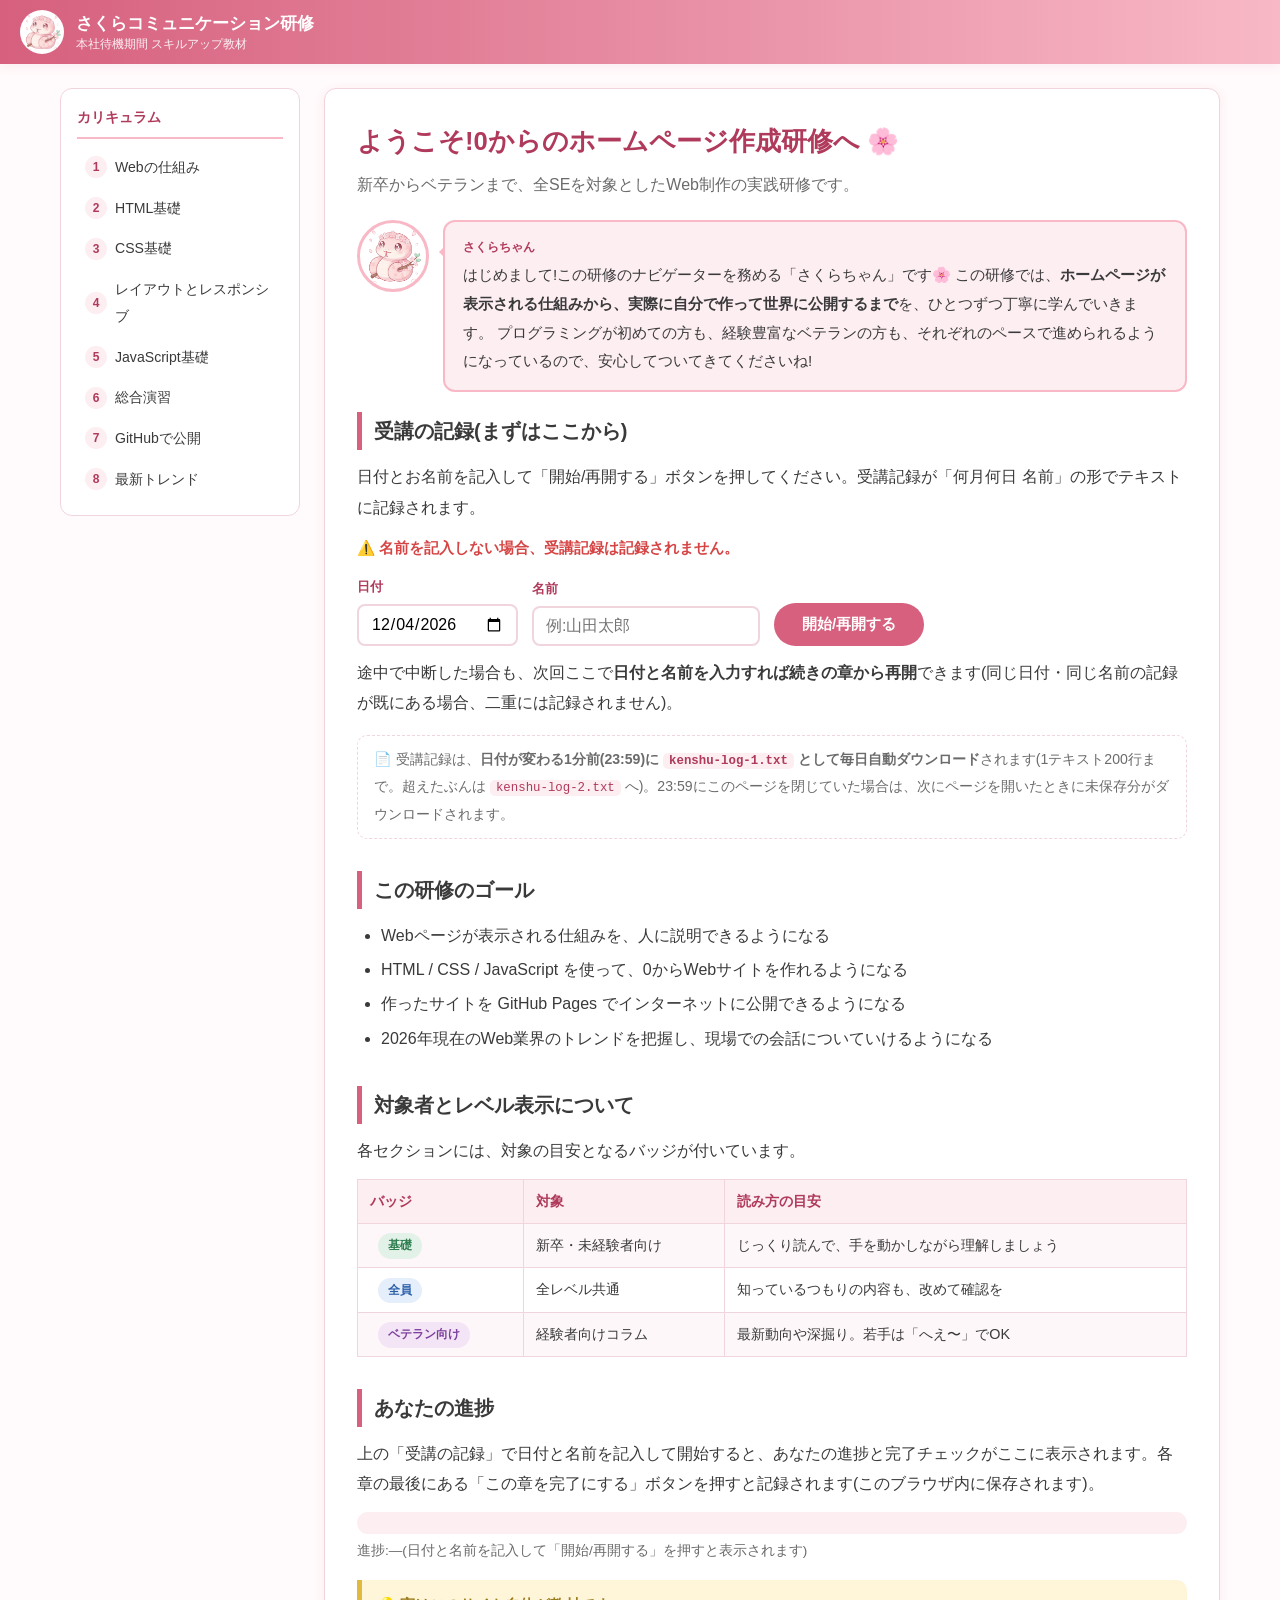
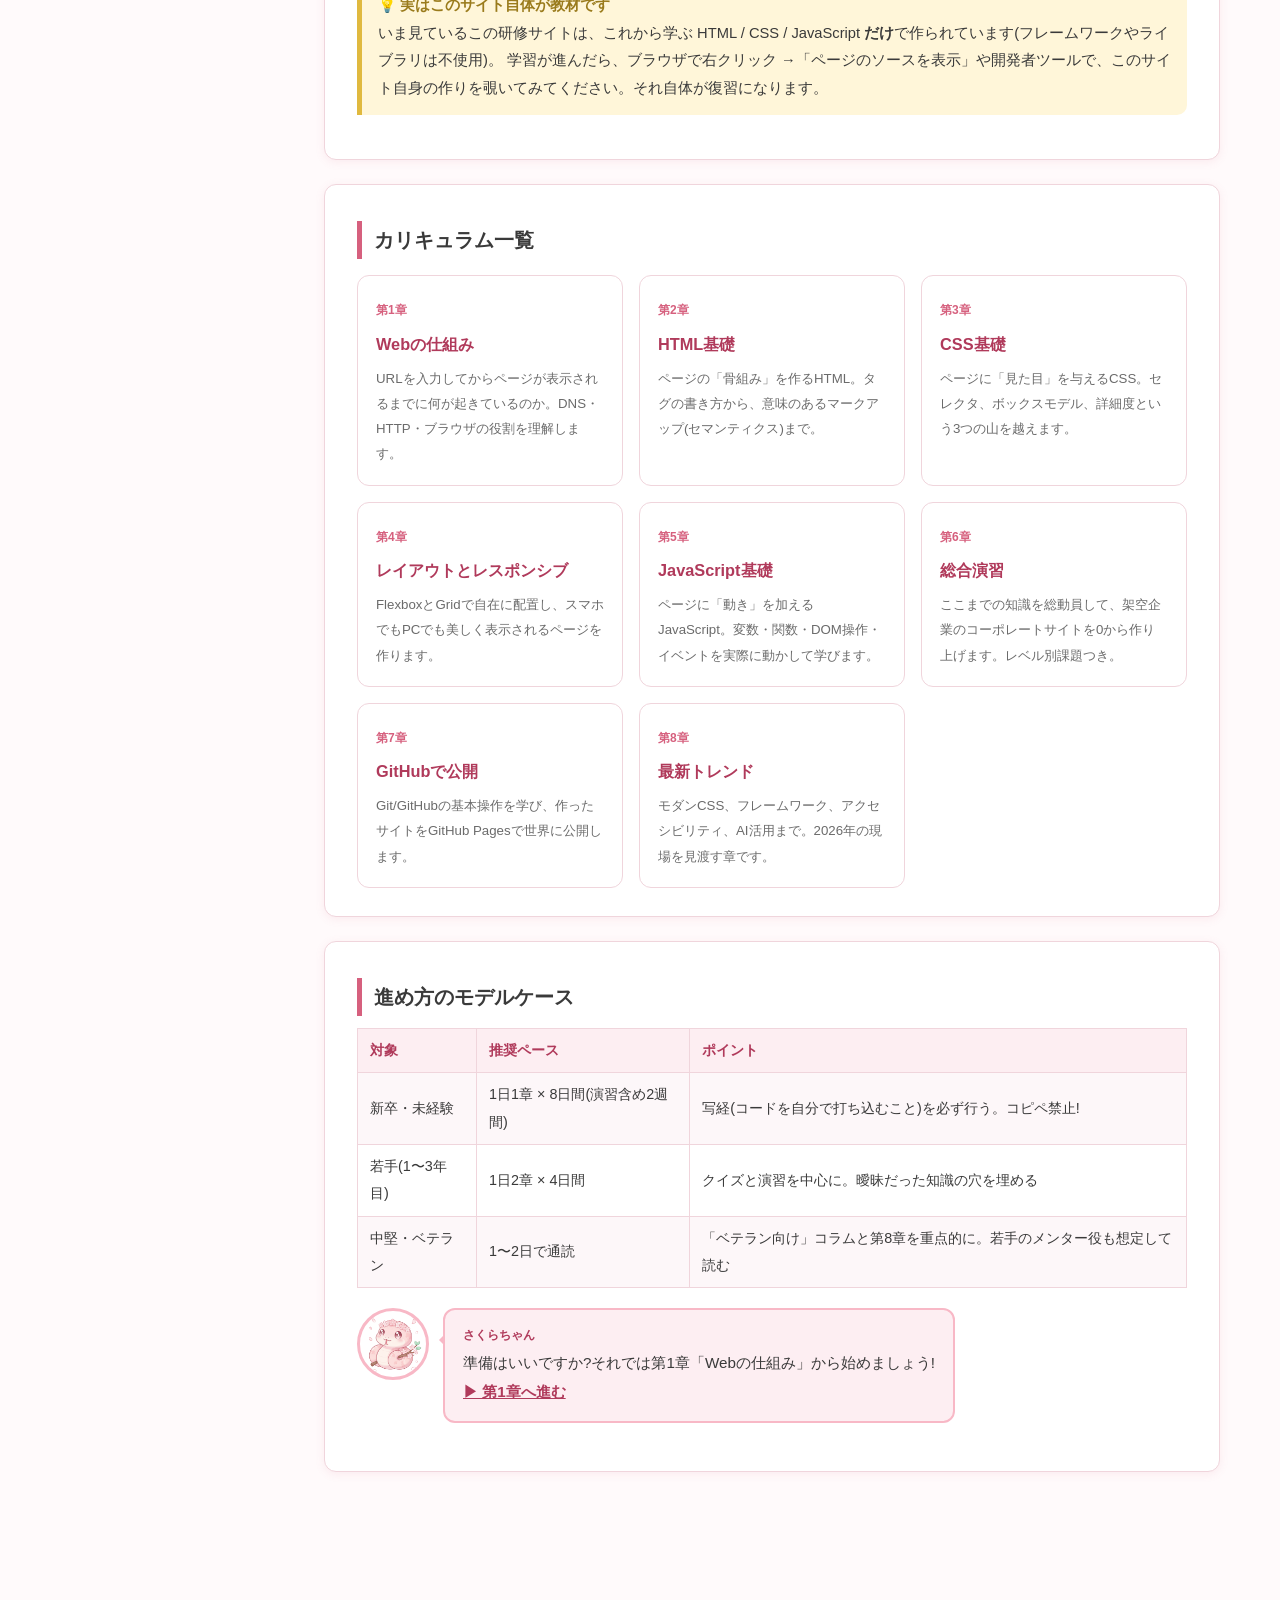
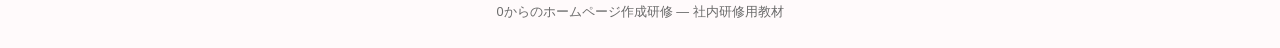
<file: index.html>
<!DOCTYPE html>
<html lang="ja">
<head>
  <meta charset="UTF-8">
  <meta name="viewport" content="width=device-width, initial-scale=1.0">
  <title>0からのホームページ作成研修 | トップ</title>
  <link rel="stylesheet" href="assets/css/style.css?v=4">
  <link rel="icon" href="assets/img/sakura.png">
</head>
<body>

  <header class="site-header">
    <img src="assets/img/sakura.png" alt="マスコットのさくらちゃん" class="logo">
    <div class="title">
      さくらコミュニケーション研修
      <small>本社待機期間 スキルアップ教材</small>
    </div>
  </header>

  <div class="layout">

    <nav class="sidebar">
      <h2>カリキュラム</h2>
      <ol>
        <li><a href="chapters/01-web-basics.html">Webの仕組み</a></li>
        <li><a href="chapters/02-html.html">HTML基礎</a></li>
        <li><a href="chapters/03-css.html">CSS基礎</a></li>
        <li><a href="chapters/04-layout.html">レイアウトとレスポンシブ</a></li>
        <li><a href="chapters/05-javascript.html">JavaScript基礎</a></li>
        <li><a href="chapters/06-practice.html">総合演習</a></li>
        <li><a href="chapters/07-publish.html">GitHubで公開</a></li>
        <li><a href="chapters/08-trends.html">最新トレンド</a></li>
      </ol>
    </nav>

    <main class="content">

      <section>
        <h1>ようこそ!0からのホームページ作成研修へ 🌸</h1>
        <p class="lead">新卒からベテランまで、全SEを対象としたWeb制作の実践研修です。</p>

        <div class="sakura-says">
          <img src="assets/img/sakura.png" alt="さくらちゃん">
          <div class="bubble">
            <span class="name">さくらちゃん</span>
            はじめまして!この研修のナビゲーターを務める「さくらちゃん」です🌸
            この研修では、<strong>ホームページが表示される仕組みから、実際に自分で作って世界に公開するまで</strong>を、ひとつずつ丁寧に学んでいきます。
            プログラミングが初めての方も、経験豊富なベテランの方も、それぞれのペースで進められるようになっているので、安心してついてきてくださいね!
          </div>
        </div>

        <h2>受講の記録(まずはここから)</h2>
        <p>日付とお名前を記入して「開始/再開する」ボタンを押してください。受講記録が「何月何日 名前」の形でテキストに記録されます。</p>
        <p class="attendance-note">⚠️ 名前を記入しない場合、受講記録は記録されません。</p>
        <div class="attendance">
          <label>日付
            <input type="date" id="att-date">
          </label>
          <label>名前
            <input type="text" id="att-name" placeholder="例:山田太郎">
          </label>
          <button id="att-start">開始/再開する</button>
        </div>
        <p id="att-status" class="att-status"></p>
        <p>途中で中断した場合も、次回ここで<strong>日付と名前を入力すれば続きの章から再開</strong>できます(同じ日付・同じ名前の記録が既にある場合、二重には記録されません)。</p>

        <p class="auto-export-note">📄 受講記録は、<strong>日付が変わる1分前(23:59)に <code>kenshu-log-1.txt</code> として毎日自動ダウンロード</strong>されます(1テキスト200行まで。超えたぶんは <code>kenshu-log-2.txt</code> へ)。23:59にこのページを閉じていた場合は、次にページを開いたときに未保存分がダウンロードされます。</p>

        <h2>この研修のゴール</h2>
        <ul>
          <li>Webページが表示される仕組みを、人に説明できるようになる</li>
          <li>HTML / CSS / JavaScript を使って、0からWebサイトを作れるようになる</li>
          <li>作ったサイトを GitHub Pages でインターネットに公開できるようになる</li>
          <li>2026年現在のWeb業界のトレンドを把握し、現場での会話についていけるようになる</li>
        </ul>

        <h2>対象者とレベル表示について</h2>
        <p>各セクションには、対象の目安となるバッジが付いています。</p>
        <table>
          <tr>
            <th>バッジ</th>
            <th>対象</th>
            <th>読み方の目安</th>
          </tr>
          <tr>
            <td><span class="badge basic">基礎</span></td>
            <td>新卒・未経験者向け</td>
            <td>じっくり読んで、手を動かしながら理解しましょう</td>
          </tr>
          <tr>
            <td><span class="badge all">全員</span></td>
            <td>全レベル共通</td>
            <td>知っているつもりの内容も、改めて確認を</td>
          </tr>
          <tr>
            <td><span class="badge advanced">ベテラン向け</span></td>
            <td>経験者向けコラム</td>
            <td>最新動向や深掘り。若手は「へえ〜」でOK</td>
          </tr>
        </table>

        <h2>あなたの進捗</h2>
        <p>上の「受講の記録」で日付と名前を記入して開始すると、あなたの進捗と完了チェックがここに表示されます。各章の最後にある「この章を完了にする」ボタンを押すと記録されます(このブラウザ内に保存されます)。</p>
        <div class="progress-wrap">
          <div class="progress-bar"></div>
        </div>
        <p class="progress-label">進捗:—(日付と名前を記入して「開始/再開する」を押すと表示されます)</p>

        <div class="note">
          <span class="note-title">💡 実はこのサイト自体が教材です</span><br>
          いま見ているこの研修サイトは、これから学ぶ HTML / CSS / JavaScript <strong>だけ</strong>で作られています(フレームワークやライブラリは不使用)。
          学習が進んだら、ブラウザで右クリック →「ページのソースを表示」や開発者ツールで、このサイト自身の作りを覗いてみてください。それ自体が復習になります。
        </div>
      </section>

      <section>
        <h2>カリキュラム一覧</h2>
        <div class="chapter-cards">
          <a class="chapter-card" href="chapters/01-web-basics.html">
            <span class="chap-no">第1章</span>
            <h3>Webの仕組み</h3>
            <p>URLを入力してからページが表示されるまでに何が起きているのか。DNS・HTTP・ブラウザの役割を理解します。</p>
            <span class="done-mark"></span>
          </a>
          <a class="chapter-card" href="chapters/02-html.html">
            <span class="chap-no">第2章</span>
            <h3>HTML基礎</h3>
            <p>ページの「骨組み」を作るHTML。タグの書き方から、意味のあるマークアップ(セマンティクス)まで。</p>
            <span class="done-mark"></span>
          </a>
          <a class="chapter-card" href="chapters/03-css.html">
            <span class="chap-no">第3章</span>
            <h3>CSS基礎</h3>
            <p>ページに「見た目」を与えるCSS。セレクタ、ボックスモデル、詳細度という3つの山を越えます。</p>
            <span class="done-mark"></span>
          </a>
          <a class="chapter-card" href="chapters/04-layout.html">
            <span class="chap-no">第4章</span>
            <h3>レイアウトとレスポンシブ</h3>
            <p>FlexboxとGridで自在に配置し、スマホでもPCでも美しく表示されるページを作ります。</p>
            <span class="done-mark"></span>
          </a>
          <a class="chapter-card" href="chapters/05-javascript.html">
            <span class="chap-no">第5章</span>
            <h3>JavaScript基礎</h3>
            <p>ページに「動き」を加えるJavaScript。変数・関数・DOM操作・イベントを実際に動かして学びます。</p>
            <span class="done-mark"></span>
          </a>
          <a class="chapter-card" href="chapters/06-practice.html">
            <span class="chap-no">第6章</span>
            <h3>総合演習</h3>
            <p>ここまでの知識を総動員して、架空企業のコーポレートサイトを0から作り上げます。レベル別課題つき。</p>
            <span class="done-mark"></span>
          </a>
          <a class="chapter-card" href="chapters/07-publish.html">
            <span class="chap-no">第7章</span>
            <h3>GitHubで公開</h3>
            <p>Git/GitHubの基本操作を学び、作ったサイトをGitHub Pagesで世界に公開します。</p>
            <span class="done-mark"></span>
          </a>
          <a class="chapter-card" href="chapters/08-trends.html">
            <span class="chap-no">第8章</span>
            <h3>最新トレンド</h3>
            <p>モダンCSS、フレームワーク、アクセシビリティ、AI活用まで。2026年の現場を見渡す章です。</p>
            <span class="done-mark"></span>
          </a>
        </div>
      </section>

      <section>
        <h2>進め方のモデルケース</h2>
        <table>
          <tr>
            <th>対象</th>
            <th>推奨ペース</th>
            <th>ポイント</th>
          </tr>
          <tr>
            <td>新卒・未経験</td>
            <td>1日1章 × 8日間(演習含め2週間)</td>
            <td>写経(コードを自分で打ち込むこと)を必ず行う。コピペ禁止!</td>
          </tr>
          <tr>
            <td>若手(1〜3年目)</td>
            <td>1日2章 × 4日間</td>
            <td>クイズと演習を中心に。曖昧だった知識の穴を埋める</td>
          </tr>
          <tr>
            <td>中堅・ベテラン</td>
            <td>1〜2日で通読</td>
            <td>「ベテラン向け」コラムと第8章を重点的に。若手のメンター役も想定して読む</td>
          </tr>
        </table>

        <div class="sakura-says">
          <img src="assets/img/sakura.png" alt="さくらちゃん">
          <div class="bubble">
            <span class="name">さくらちゃん</span>
            準備はいいですか?それでは第1章「Webの仕組み」から始めましょう!
            <br><a href="chapters/01-web-basics.html"><strong>▶ 第1章へ進む</strong></a>
          </div>
        </div>
      </section>

    </main>
  </div>

  <footer class="site-footer">
    0からのホームページ作成研修 — 社内研修用教材
  </footer>

  <script src="assets/js/main.js?v=4"></script>
</body>
</html>
</file>
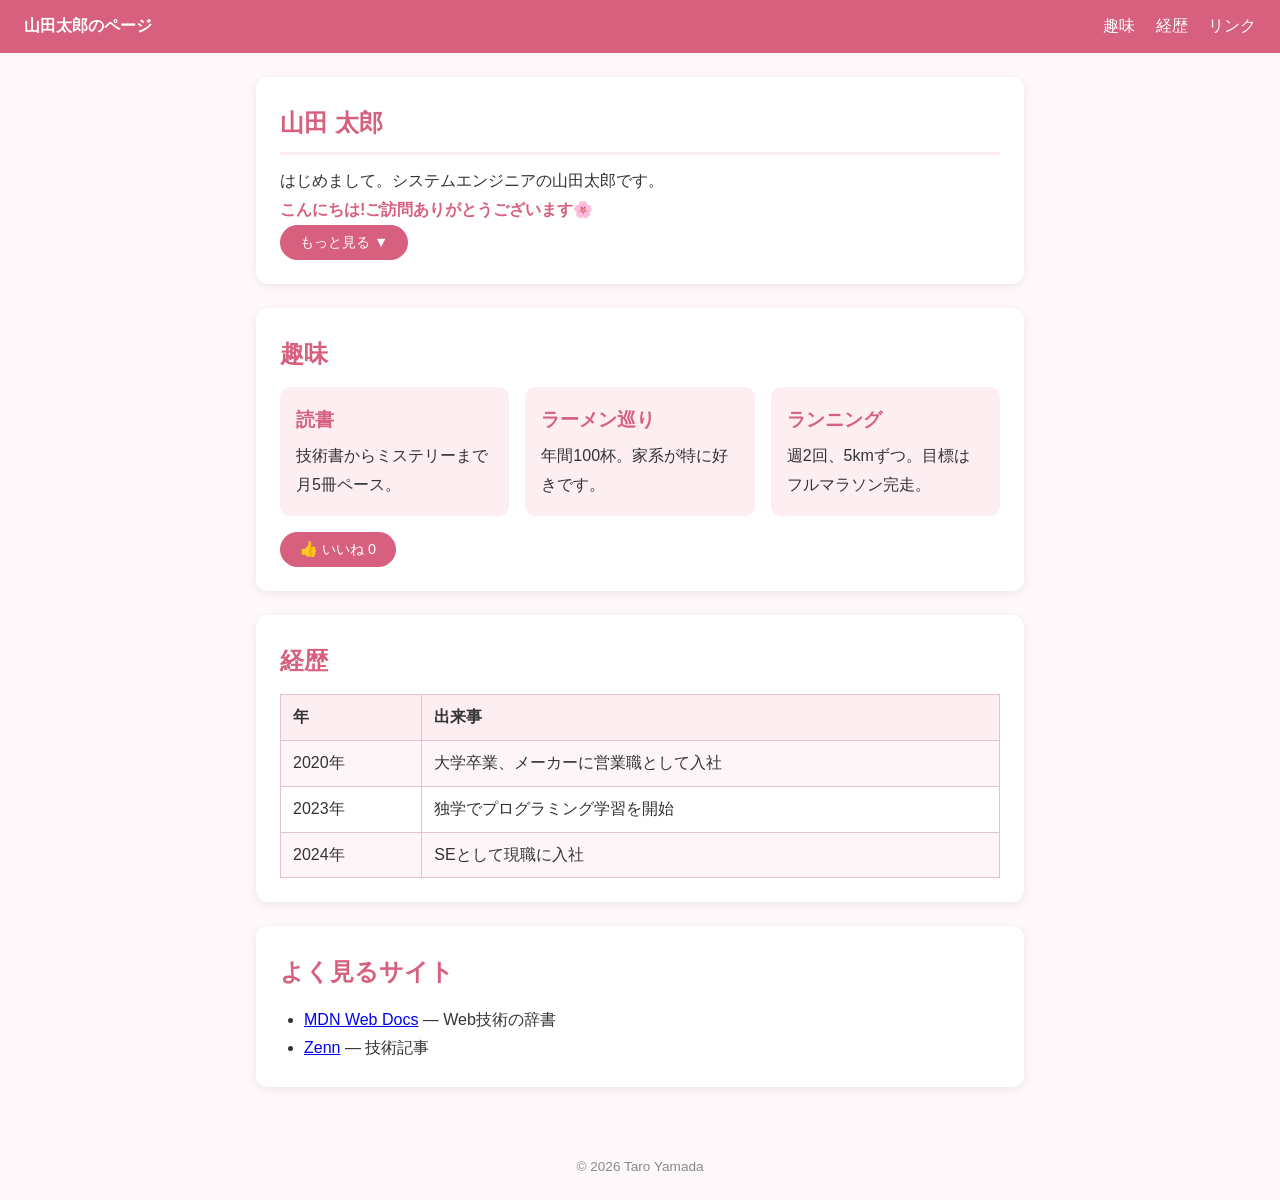
<file: exercises/answer/index.html>
<!DOCTYPE html>
<html lang="ja">
<head>
  <meta charset="UTF-8">
  <meta name="viewport" content="width=device-width, initial-scale=1.0">
  <title>山田太郎の自己紹介</title>
  <link rel="stylesheet" href="style.css">
</head>
<body>

  <!-- 演習4:Flexboxで「名前は左、メニューは右」のヘッダー -->
  <header class="site-header">
    <div class="site-name">山田太郎のページ</div>
    <nav>
      <a href="#hobby">趣味</a>
      <a href="#career">経歴</a>
      <a href="#links">リンク</a>
    </nav>
  </header>

  <main>
    <!-- 演習2:h1で名前 -->
    <section class="card">
      <h1>山田 太郎</h1>
      <p>はじめまして。システムエンジニアの山田太郎です。</p>
      <!-- 演習5-2:時刻に応じてあいさつが変わる欄 -->
      <p id="greeting" class="greeting"></p>

      <!-- 演習5-1:開閉UI(クラス切替パターン) -->
      <button id="more-btn">もっと見る ▼</button>
      <div id="more-panel" class="more-panel">
        <p>出身は東京都。前職は営業でしたが、独学でプログラミングを学びSEに転職しました。
        最近はフロントエンド技術に興味があり、この研修でWeb制作を勉強中です。</p>
      </div>
    </section>

    <!-- 演習2:趣味の一覧 → 演習4:Gridカード化(PC3列/スマホ1列) -->
    <section class="card" id="hobby">
      <h2>趣味</h2>
      <div class="hobby-grid">
        <div class="hobby-card">
          <h3>読書</h3>
          <p>技術書からミステリーまで月5冊ペース。</p>
        </div>
        <div class="hobby-card">
          <h3>ラーメン巡り</h3>
          <p>年間100杯。家系が特に好きです。</p>
        </div>
        <div class="hobby-card">
          <h3>ランニング</h3>
          <p>週2回、5kmずつ。目標はフルマラソン完走。</p>
        </div>
      </div>
      <!-- 演習5-3(応用):いいねボタン -->
      <button id="like-btn">👍 いいね <span id="like-count">0</span></button>
    </section>

    <!-- 演習2:経歴テーブル -->
    <section class="card" id="career">
      <h2>経歴</h2>
      <table>
        <tr>
          <th>年</th>
          <th>出来事</th>
        </tr>
        <tr>
          <td>2020年</td>
          <td>大学卒業、メーカーに営業職として入社</td>
        </tr>
        <tr>
          <td>2023年</td>
          <td>独学でプログラミング学習を開始</td>
        </tr>
        <tr>
          <td>2024年</td>
          <td>SEとして現職に入社</td>
        </tr>
      </table>
    </section>

    <!-- 演習2:好きなサイトへのリンク -->
    <section class="card" id="links">
      <h2>よく見るサイト</h2>
      <ul>
        <li><a href="https://developer.mozilla.org/ja/" target="_blank" rel="noopener">MDN Web Docs</a> — Web技術の辞書</li>
        <li><a href="https://zenn.dev/" target="_blank" rel="noopener">Zenn</a> — 技術記事</li>
      </ul>
    </section>
  </main>

  <footer class="site-footer">
    © 2026 Taro Yamada
  </footer>

  <script src="script.js"></script>
</body>
</html>
</file>
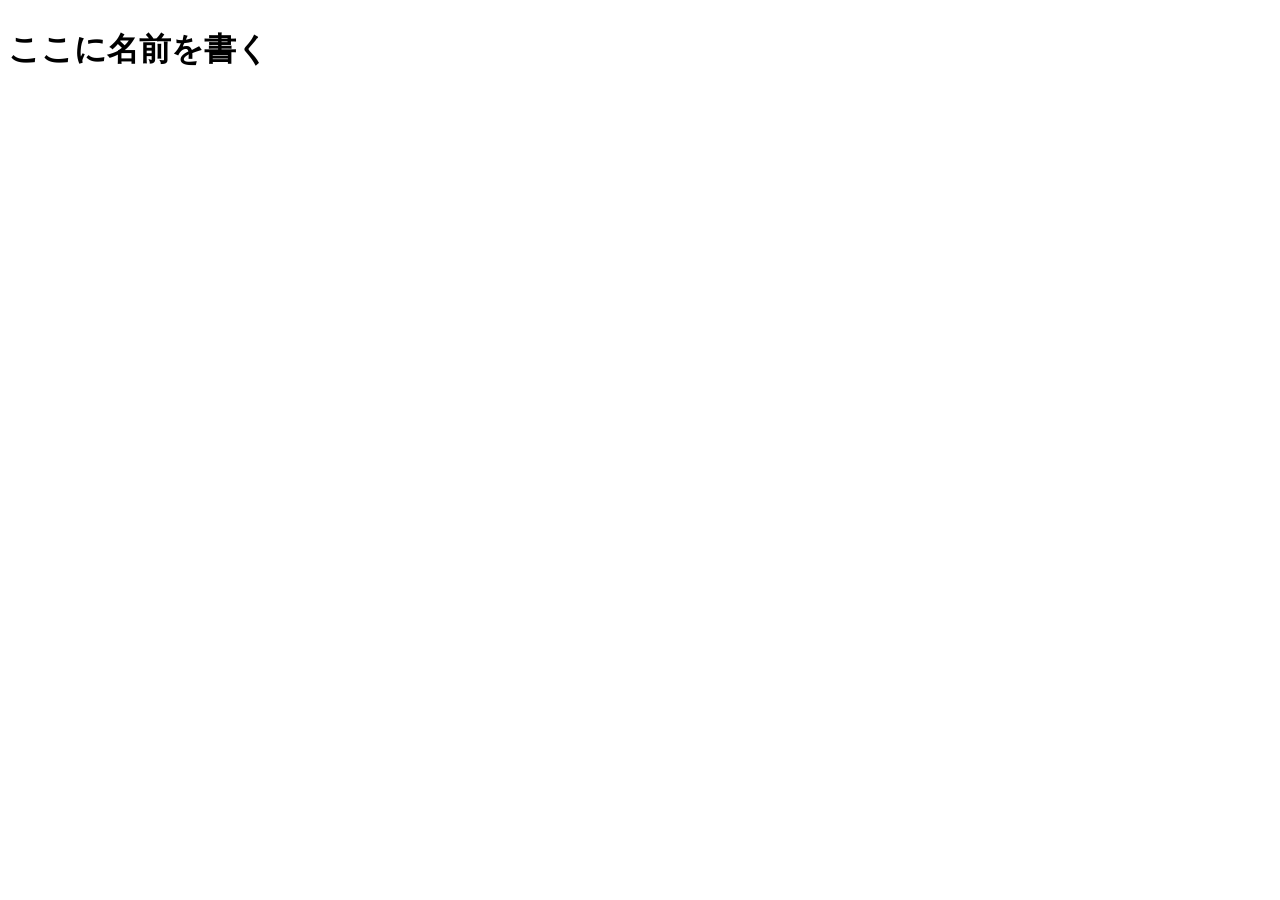
<file: exercises/starter/index.html>
<!DOCTYPE html>
<html lang="ja">
<head>
  <meta charset="UTF-8">
  <meta name="viewport" content="width=device-width, initial-scale=1.0">
  <title><!-- あなたの名前 -->の自己紹介</title>
  <link rel="stylesheet" href="style.css">
</head>
<body>

  <!-- ============================================
       演習2:ここに自己紹介の内容を書いていこう
       ・h1で名前
       ・ulで趣味の一覧
       ・aで好きなサイトへのリンク
       ・tableで経歴(年 / 出来事)
       ・余裕があれば header / main / footer で構造化
       ============================================ -->

  <h1>ここに名前を書く</h1>

  <script src="script.js"></script>
</body>
</html>
</file>
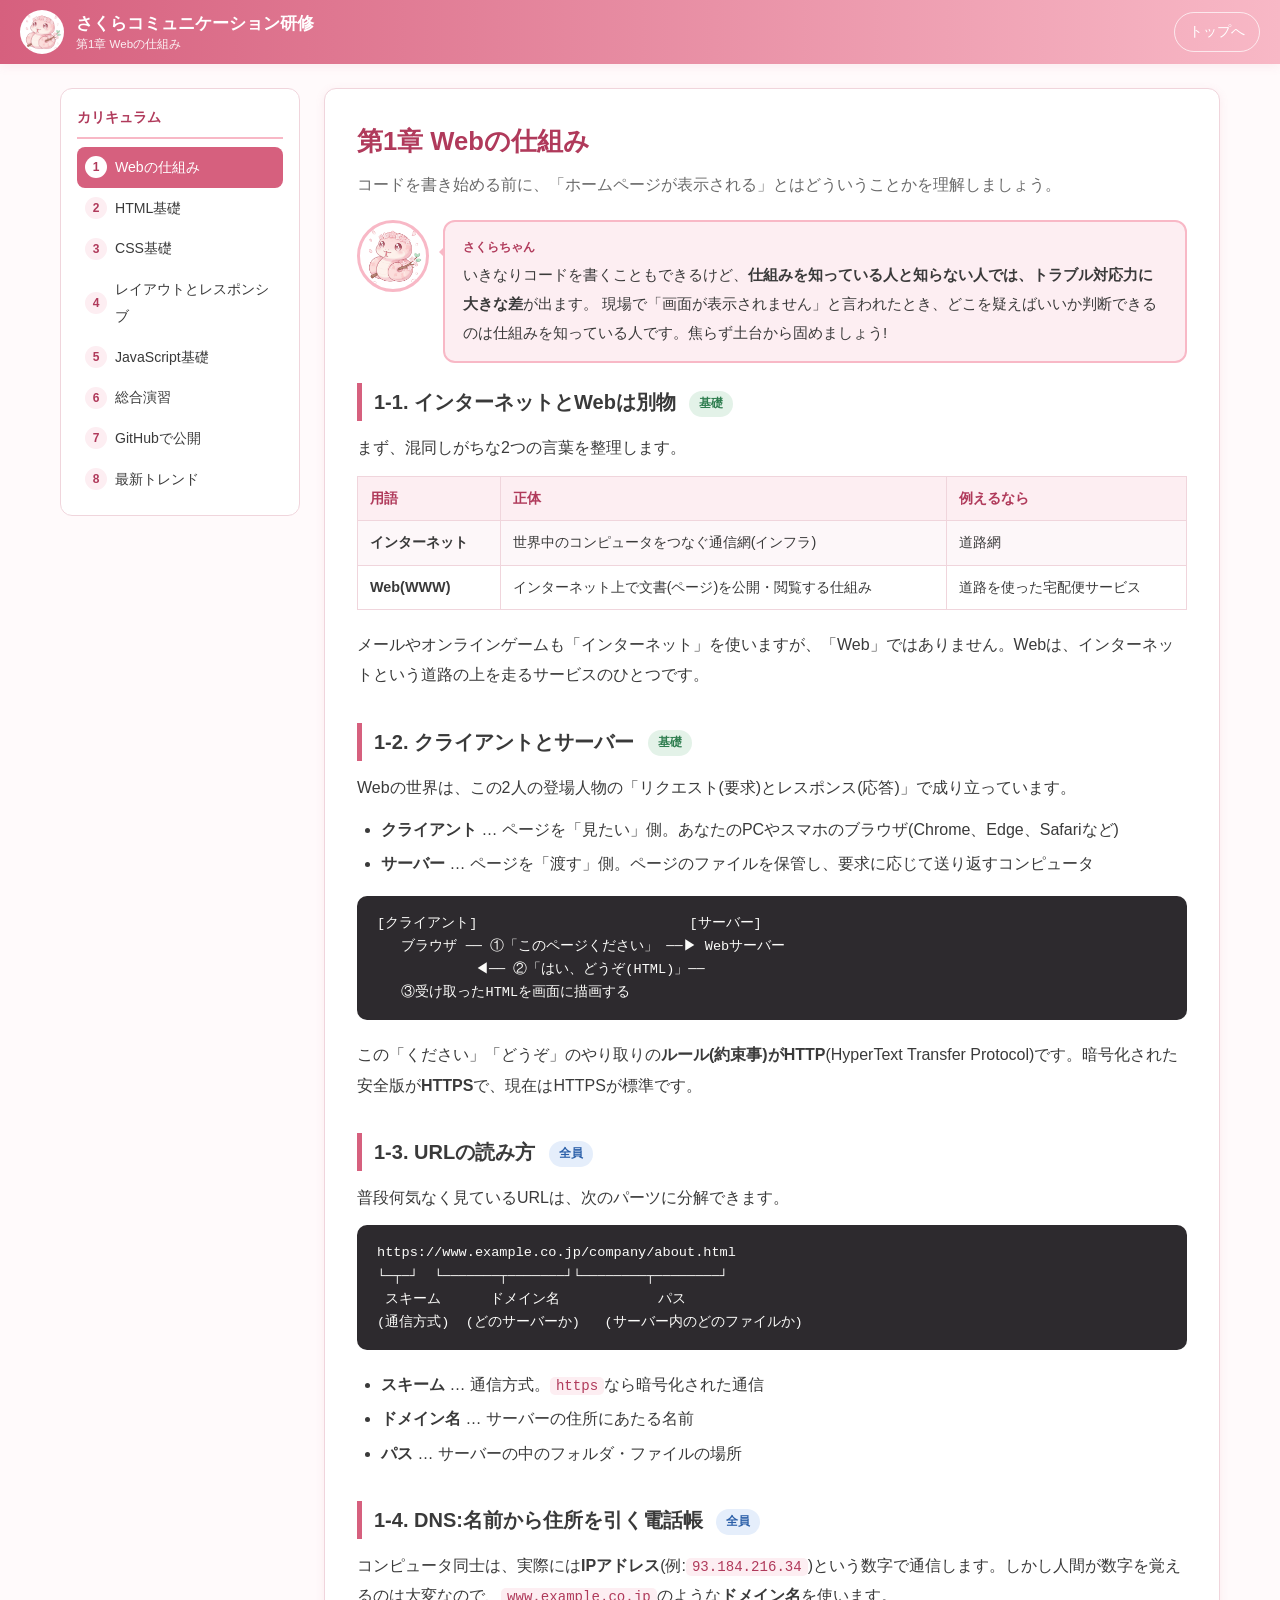
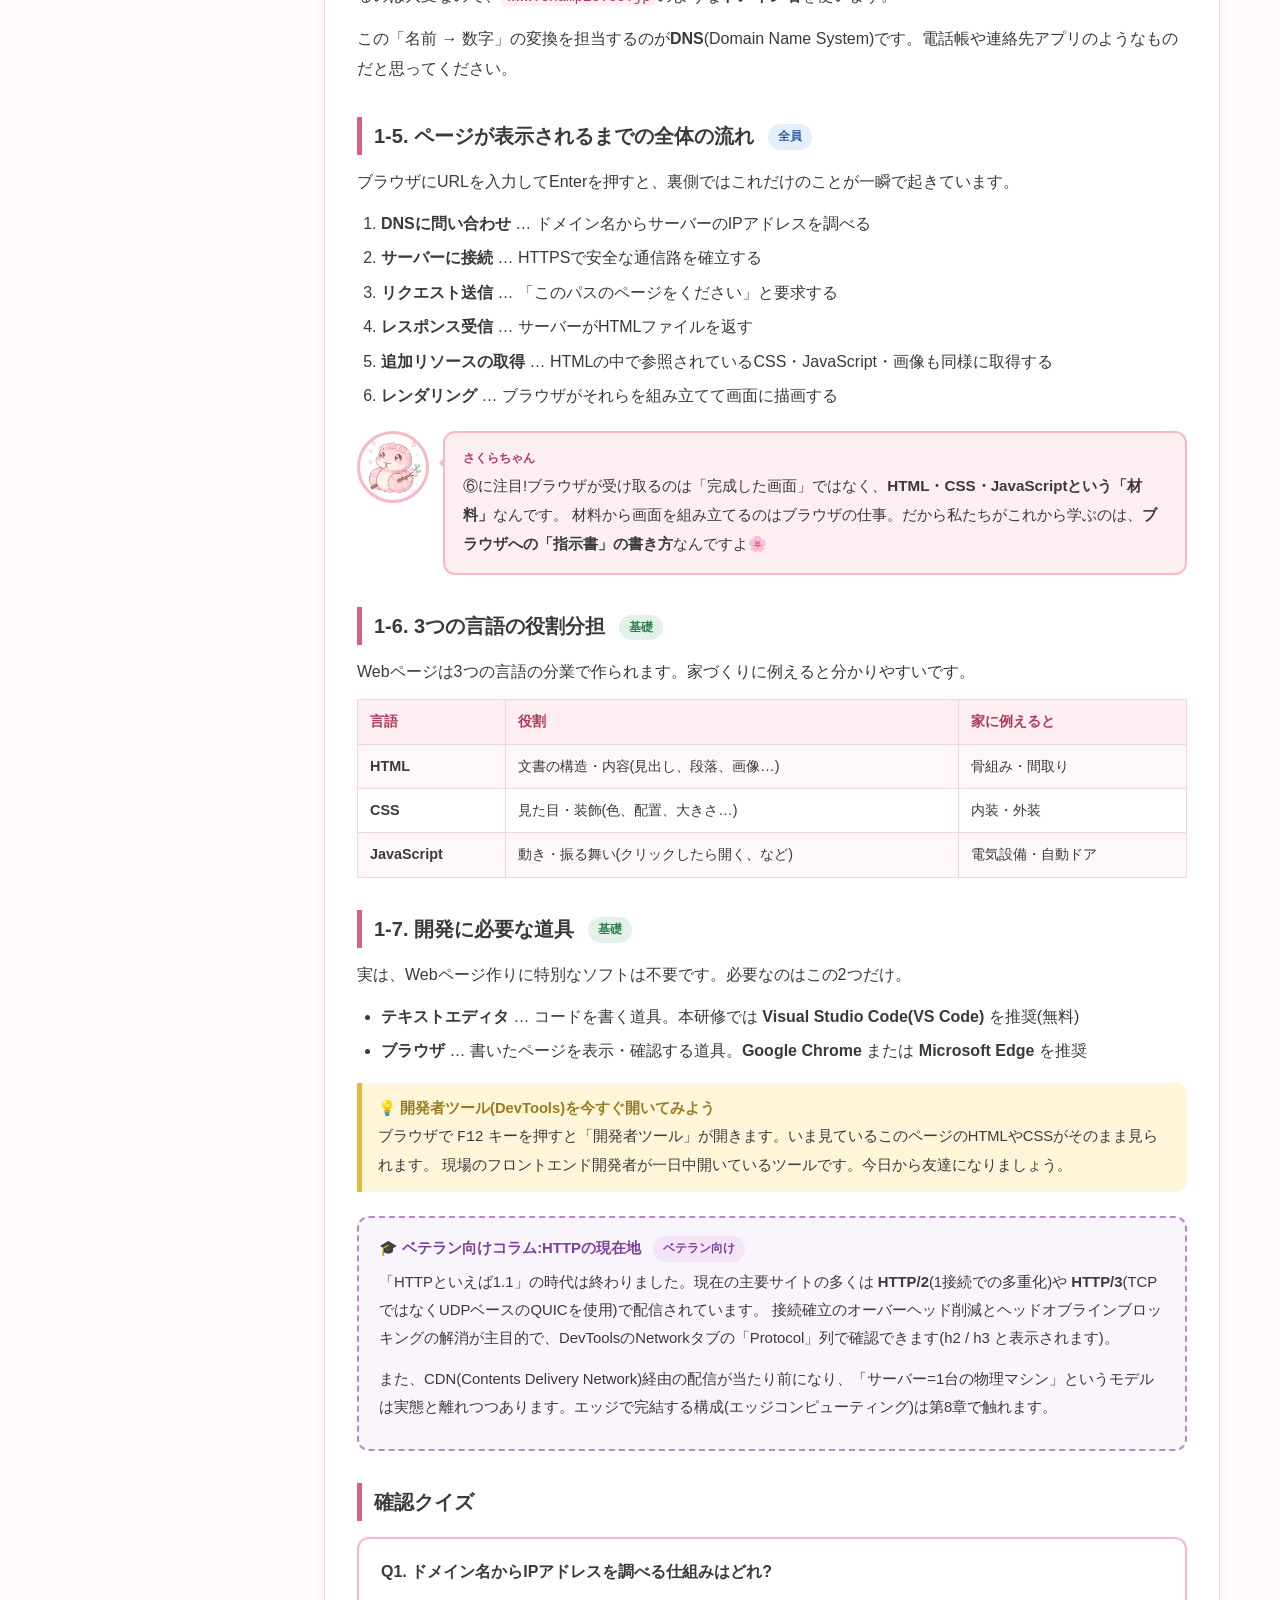
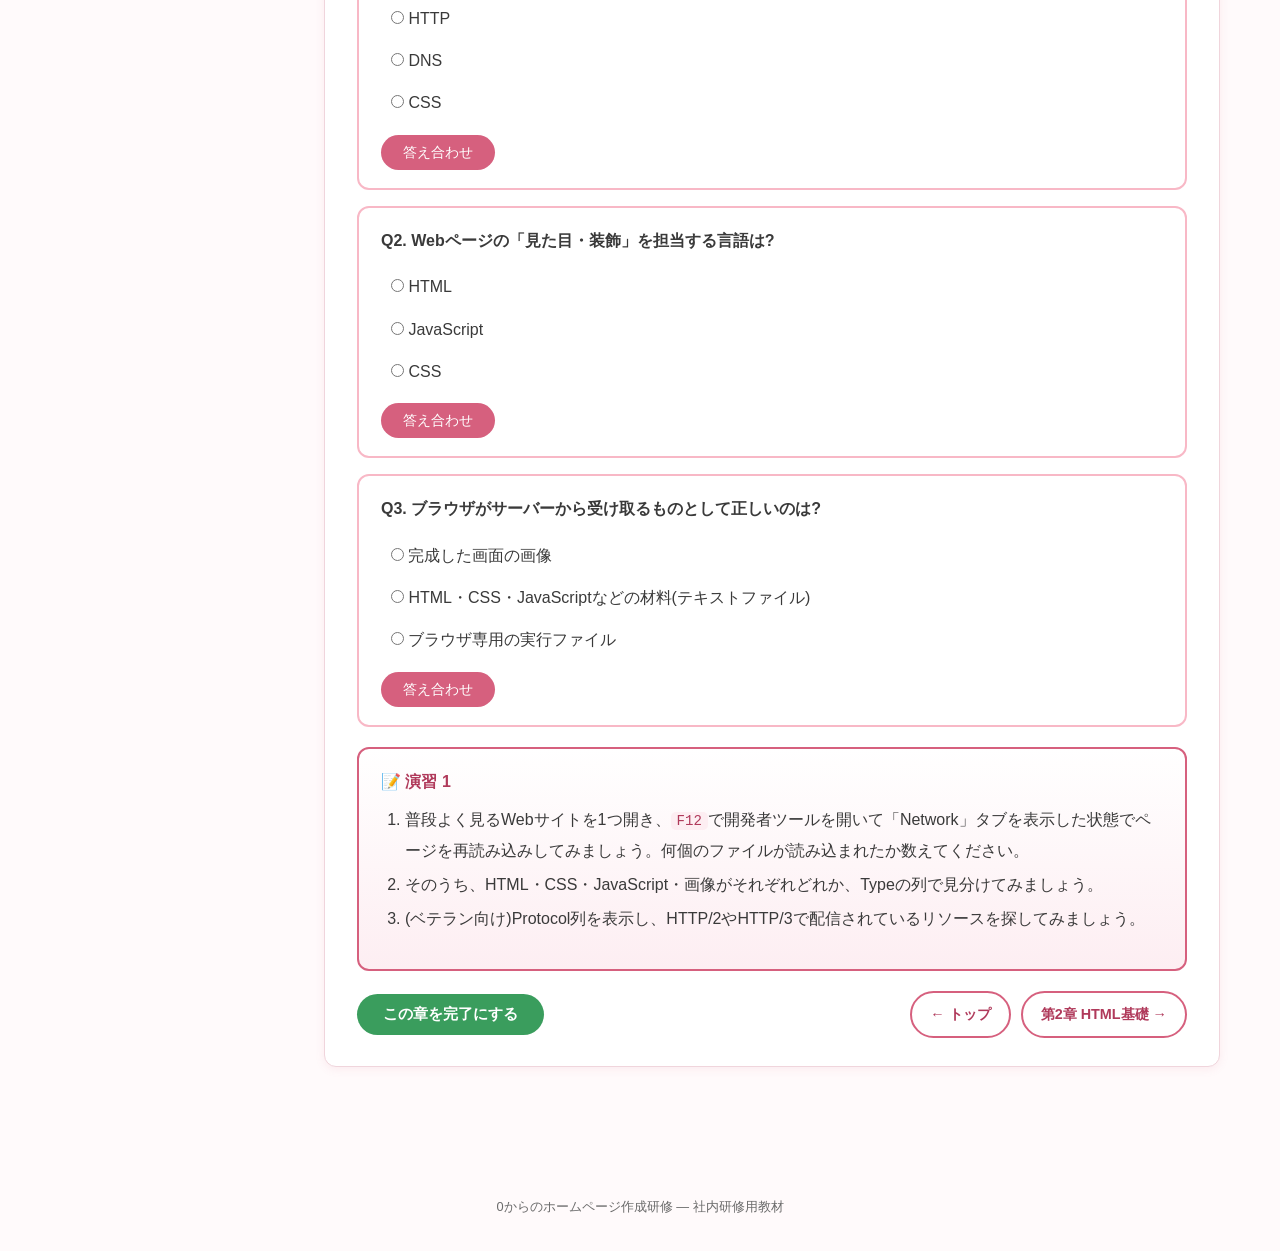
<file: chapters/01-web-basics.html>
<!DOCTYPE html>
<html lang="ja">
<head>
  <meta charset="UTF-8">
  <meta name="viewport" content="width=device-width, initial-scale=1.0">
  <title>第1章 Webの仕組み | 0からのホームページ作成研修</title>
  <link rel="stylesheet" href="../assets/css/style.css?v=4">
  <link rel="icon" href="../assets/img/sakura.png">
</head>
<body>

  <header class="site-header">
    <img src="../assets/img/sakura.png" alt="マスコットのさくらちゃん" class="logo">
    <div class="title">
      さくらコミュニケーション研修
      <small>第1章 Webの仕組み</small>
    </div>
    <a href="../index.html" class="home-link">トップへ</a>
  </header>

  <div class="layout">

    <nav class="sidebar">
      <h2>カリキュラム</h2>
      <ol>
        <li><a href="01-web-basics.html">Webの仕組み</a></li>
        <li><a href="02-html.html">HTML基礎</a></li>
        <li><a href="03-css.html">CSS基礎</a></li>
        <li><a href="04-layout.html">レイアウトとレスポンシブ</a></li>
        <li><a href="05-javascript.html">JavaScript基礎</a></li>
        <li><a href="06-practice.html">総合演習</a></li>
        <li><a href="07-publish.html">GitHubで公開</a></li>
        <li><a href="08-trends.html">最新トレンド</a></li>
      </ol>
    </nav>

    <main class="content">

      <section>
        <h1>第1章 Webの仕組み</h1>
        <p class="lead">コードを書き始める前に、「ホームページが表示される」とはどういうことかを理解しましょう。</p>

        <div class="sakura-says">
          <img src="../assets/img/sakura.png" alt="さくらちゃん">
          <div class="bubble">
            <span class="name">さくらちゃん</span>
            いきなりコードを書くこともできるけど、<strong>仕組みを知っている人と知らない人では、トラブル対応力に大きな差</strong>が出ます。
            現場で「画面が表示されません」と言われたとき、どこを疑えばいいか判断できるのは仕組みを知っている人です。焦らず土台から固めましょう!
          </div>
        </div>

        <h2>1-1. インターネットとWebは別物 <span class="badge basic">基礎</span></h2>
        <p>まず、混同しがちな2つの言葉を整理します。</p>
        <table>
          <tr>
            <th>用語</th>
            <th>正体</th>
            <th>例えるなら</th>
          </tr>
          <tr>
            <td><strong>インターネット</strong></td>
            <td>世界中のコンピュータをつなぐ通信網(インフラ)</td>
            <td>道路網</td>
          </tr>
          <tr>
            <td><strong>Web(WWW)</strong></td>
            <td>インターネット上で文書(ページ)を公開・閲覧する仕組み</td>
            <td>道路を使った宅配便サービス</td>
          </tr>
        </table>
        <p>メールやオンラインゲームも「インターネット」を使いますが、「Web」ではありません。Webは、インターネットという道路の上を走るサービスのひとつです。</p>

        <h2>1-2. クライアントとサーバー <span class="badge basic">基礎</span></h2>
        <p>Webの世界は、この2人の登場人物の「リクエスト(要求)とレスポンス(応答)」で成り立っています。</p>
        <ul>
          <li><strong>クライアント</strong> … ページを「見たい」側。あなたのPCやスマホのブラウザ(Chrome、Edge、Safariなど)</li>
          <li><strong>サーバー</strong> … ページを「渡す」側。ページのファイルを保管し、要求に応じて送り返すコンピュータ</li>
        </ul>
        <pre><code>[クライアント]                          [サーバー]
   ブラウザ ── ①「このページください」 ──▶ Webサーバー
            ◀── ②「はい、どうぞ(HTML)」──
   ③受け取ったHTMLを画面に描画する</code></pre>
        <p>この「ください」「どうぞ」のやり取りの<strong>ルール(約束事)がHTTP</strong>(HyperText Transfer Protocol)です。暗号化された安全版が<strong>HTTPS</strong>で、現在はHTTPSが標準です。</p>

        <h2>1-3. URLの読み方 <span class="badge all">全員</span></h2>
        <p>普段何気なく見ているURLは、次のパーツに分解できます。</p>
        <pre><code>https://www.example.co.jp/company/about.html
└─┬─┘  └───────┬───────┘└────────┬────────┘
 スキーム      ドメイン名            パス
(通信方式)  (どのサーバーか)   (サーバー内のどのファイルか)</code></pre>
        <ul>
          <li><strong>スキーム</strong> … 通信方式。<code>https</code>なら暗号化された通信</li>
          <li><strong>ドメイン名</strong> … サーバーの住所にあたる名前</li>
          <li><strong>パス</strong> … サーバーの中のフォルダ・ファイルの場所</li>
        </ul>

        <h2>1-4. DNS:名前から住所を引く電話帳 <span class="badge all">全員</span></h2>
        <p>コンピュータ同士は、実際には<strong>IPアドレス</strong>(例:<code>93.184.216.34</code>)という数字で通信します。しかし人間が数字を覚えるのは大変なので、<code>www.example.co.jp</code>のような<strong>ドメイン名</strong>を使います。</p>
        <p>この「名前 → 数字」の変換を担当するのが<strong>DNS</strong>(Domain Name System)です。電話帳や連絡先アプリのようなものだと思ってください。</p>

        <h2>1-5. ページが表示されるまでの全体の流れ <span class="badge all">全員</span></h2>
        <p>ブラウザにURLを入力してEnterを押すと、裏側ではこれだけのことが一瞬で起きています。</p>
        <ol>
          <li><strong>DNSに問い合わせ</strong> … ドメイン名からサーバーのIPアドレスを調べる</li>
          <li><strong>サーバーに接続</strong> … HTTPSで安全な通信路を確立する</li>
          <li><strong>リクエスト送信</strong> … 「このパスのページをください」と要求する</li>
          <li><strong>レスポンス受信</strong> … サーバーがHTMLファイルを返す</li>
          <li><strong>追加リソースの取得</strong> … HTMLの中で参照されているCSS・JavaScript・画像も同様に取得する</li>
          <li><strong>レンダリング</strong> … ブラウザがそれらを組み立てて画面に描画する</li>
        </ol>

        <div class="sakura-says">
          <img src="../assets/img/sakura.png" alt="さくらちゃん">
          <div class="bubble">
            <span class="name">さくらちゃん</span>
            ⑥に注目!ブラウザが受け取るのは「完成した画面」ではなく、<strong>HTML・CSS・JavaScriptという「材料」</strong>なんです。
            材料から画面を組み立てるのはブラウザの仕事。だから私たちがこれから学ぶのは、<strong>ブラウザへの「指示書」の書き方</strong>なんですよ🌸
          </div>
        </div>

        <h2>1-6. 3つの言語の役割分担 <span class="badge basic">基礎</span></h2>
        <p>Webページは3つの言語の分業で作られます。家づくりに例えると分かりやすいです。</p>
        <table>
          <tr>
            <th>言語</th>
            <th>役割</th>
            <th>家に例えると</th>
          </tr>
          <tr>
            <td><strong>HTML</strong></td>
            <td>文書の構造・内容(見出し、段落、画像…)</td>
            <td>骨組み・間取り</td>
          </tr>
          <tr>
            <td><strong>CSS</strong></td>
            <td>見た目・装飾(色、配置、大きさ…)</td>
            <td>内装・外装</td>
          </tr>
          <tr>
            <td><strong>JavaScript</strong></td>
            <td>動き・振る舞い(クリックしたら開く、など)</td>
            <td>電気設備・自動ドア</td>
          </tr>
        </table>

        <h2>1-7. 開発に必要な道具 <span class="badge basic">基礎</span></h2>
        <p>実は、Webページ作りに特別なソフトは不要です。必要なのはこの2つだけ。</p>
        <ul>
          <li><strong>テキストエディタ</strong> … コードを書く道具。本研修では <strong>Visual Studio Code(VS Code)</strong> を推奨(無料)</li>
          <li><strong>ブラウザ</strong> … 書いたページを表示・確認する道具。<strong>Google Chrome</strong> または <strong>Microsoft Edge</strong> を推奨</li>
        </ul>
        <div class="note">
          <span class="note-title">💡 開発者ツール(DevTools)を今すぐ開いてみよう</span><br>
          ブラウザで <code>F12</code> キーを押すと「開発者ツール」が開きます。いま見ているこのページのHTMLやCSSがそのまま見られます。
          現場のフロントエンド開発者が一日中開いているツールです。今日から友達になりましょう。
        </div>

        <div class="column-advanced">
          <div class="column-title">🎓 ベテラン向けコラム:HTTPの現在地 <span class="badge advanced">ベテラン向け</span></div>
          <p>「HTTPといえば1.1」の時代は終わりました。現在の主要サイトの多くは <strong>HTTP/2</strong>(1接続での多重化)や <strong>HTTP/3</strong>(TCPではなくUDPベースのQUICを使用)で配信されています。
          接続確立のオーバーヘッド削減とヘッドオブラインブロッキングの解消が主目的で、DevToolsのNetworkタブの「Protocol」列で確認できます(h2 / h3 と表示されます)。</p>
          <p>また、CDN(Contents Delivery Network)経由の配信が当たり前になり、「サーバー=1台の物理マシン」というモデルは実態と離れつつあります。エッジで完結する構成(エッジコンピューティング)は第8章で触れます。</p>
        </div>

        <h2>確認クイズ</h2>

        <div class="quiz">
          <p class="quiz-q">Q1. ドメイン名からIPアドレスを調べる仕組みはどれ?</p>
          <label><input type="radio" name="q1" value="a"> HTTP</label>
          <label><input type="radio" name="q1" value="b"> DNS</label>
          <label><input type="radio" name="q1" value="c"> CSS</label>
          <button class="quiz-check" data-name="q1" data-answer="b" data-explain="DNSは『名前→IPアドレス』を変換する、インターネットの電話帳です。">答え合わせ</button>
          <p class="quiz-result"></p>
        </div>

        <div class="quiz">
          <p class="quiz-q">Q2. Webページの「見た目・装飾」を担当する言語は?</p>
          <label><input type="radio" name="q2" value="a"> HTML</label>
          <label><input type="radio" name="q2" value="b"> JavaScript</label>
          <label><input type="radio" name="q2" value="c"> CSS</label>
          <button class="quiz-check" data-name="q2" data-answer="c" data-explain="HTMLが構造、CSSが見た目、JavaScriptが動き、という3分業です。">答え合わせ</button>
          <p class="quiz-result"></p>
        </div>

        <div class="quiz">
          <p class="quiz-q">Q3. ブラウザがサーバーから受け取るものとして正しいのは?</p>
          <label><input type="radio" name="q3" value="a"> 完成した画面の画像</label>
          <label><input type="radio" name="q3" value="b"> HTML・CSS・JavaScriptなどの材料(テキストファイル)</label>
          <label><input type="radio" name="q3" value="c"> ブラウザ専用の実行ファイル</label>
          <button class="quiz-check" data-name="q3" data-answer="b" data-explain="ブラウザは受け取った材料を自分で組み立てて(レンダリングして)画面を作ります。">答え合わせ</button>
          <p class="quiz-result"></p>
        </div>

        <div class="exercise">
          <div class="exercise-title">📝 演習 1</div>
          <ol>
            <li>普段よく見るWebサイトを1つ開き、<code>F12</code>で開発者ツールを開いて「Network」タブを表示した状態でページを再読み込みしてみましょう。何個のファイルが読み込まれたか数えてください。</li>
            <li>そのうち、HTML・CSS・JavaScript・画像がそれぞれどれか、Typeの列で見分けてみましょう。</li>
            <li>(ベテラン向け)Protocol列を表示し、HTTP/2やHTTP/3で配信されているリソースを探してみましょう。</li>
          </ol>
        </div>

        <div class="chapter-footer">
          <button class="btn-done">この章を完了にする</button>
          <div class="pager">
            <a href="../index.html">← トップ</a>
            <a href="02-html.html">第2章 HTML基礎 →</a>
          </div>
        </div>
      </section>

    </main>
  </div>

  <footer class="site-footer">
    0からのホームページ作成研修 — 社内研修用教材
  </footer>

  <script src="../assets/js/main.js?v=4"></script>
</body>
</html>
</file>
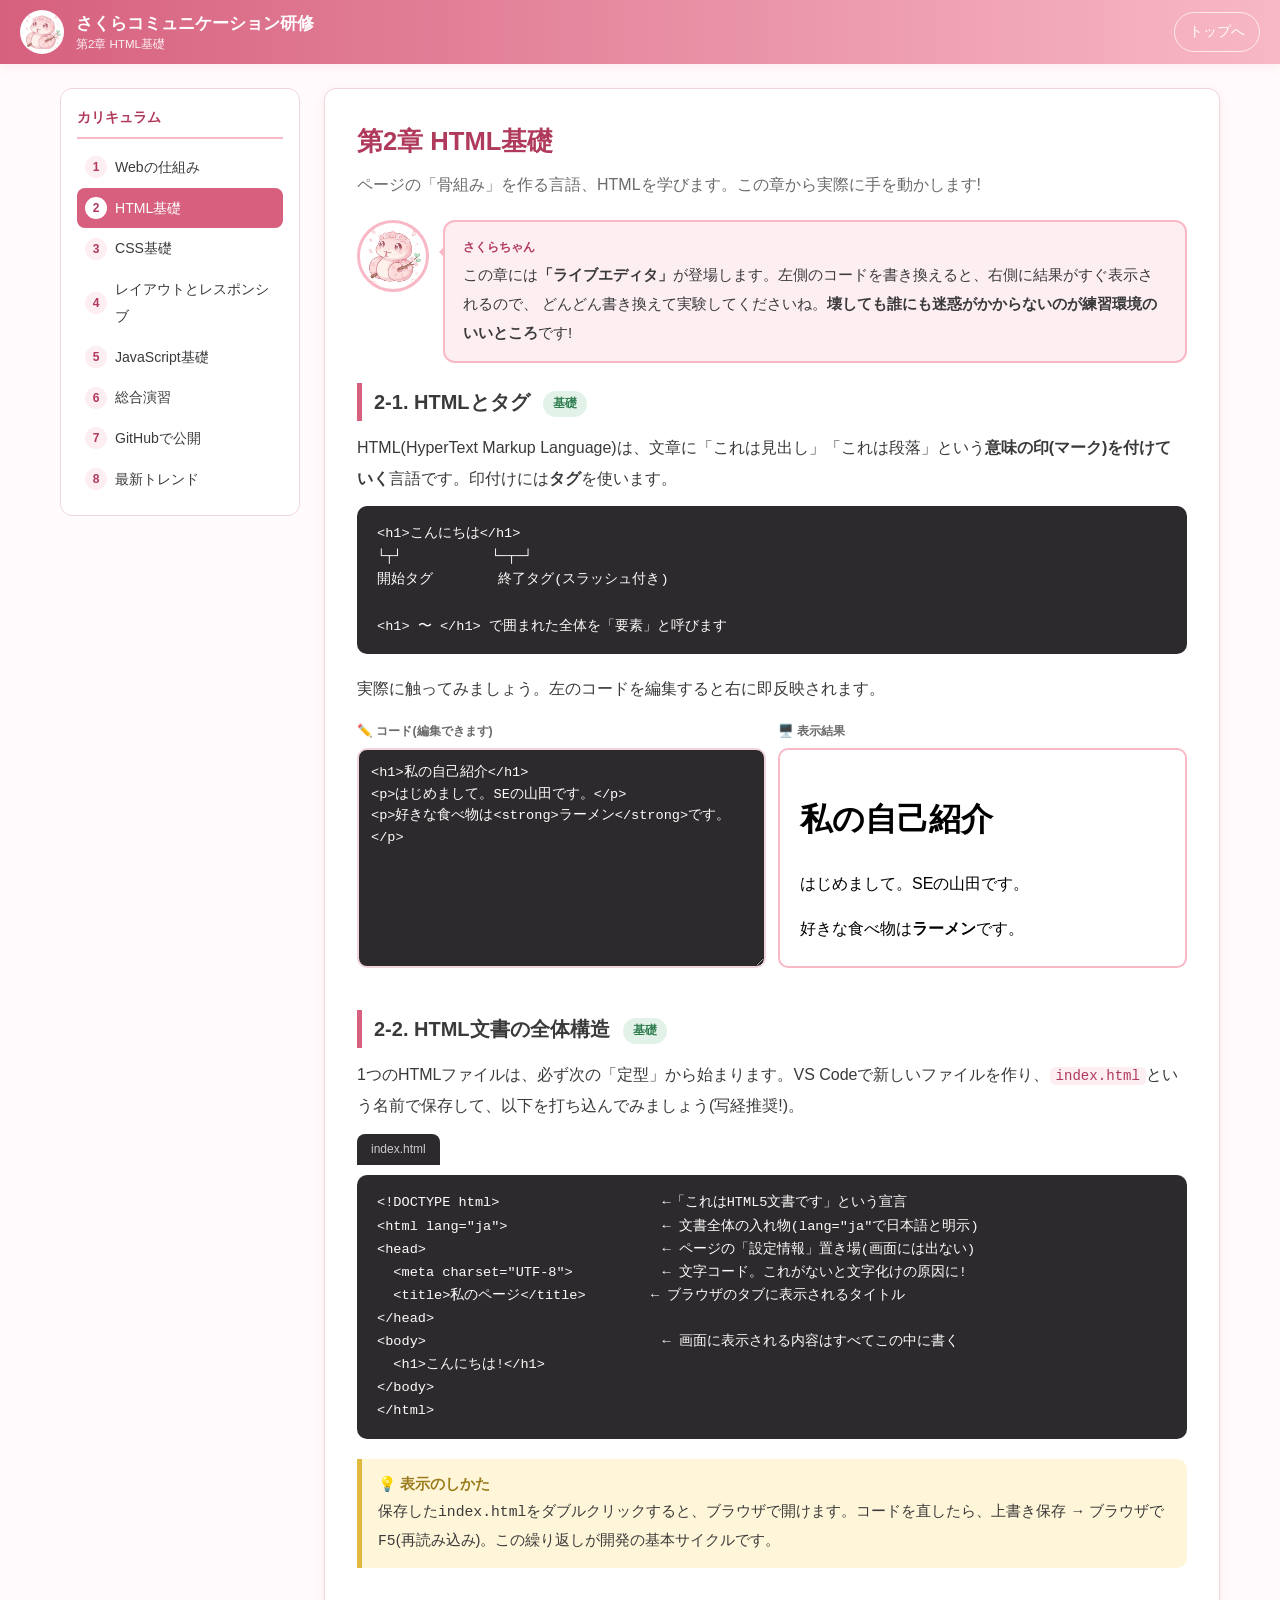
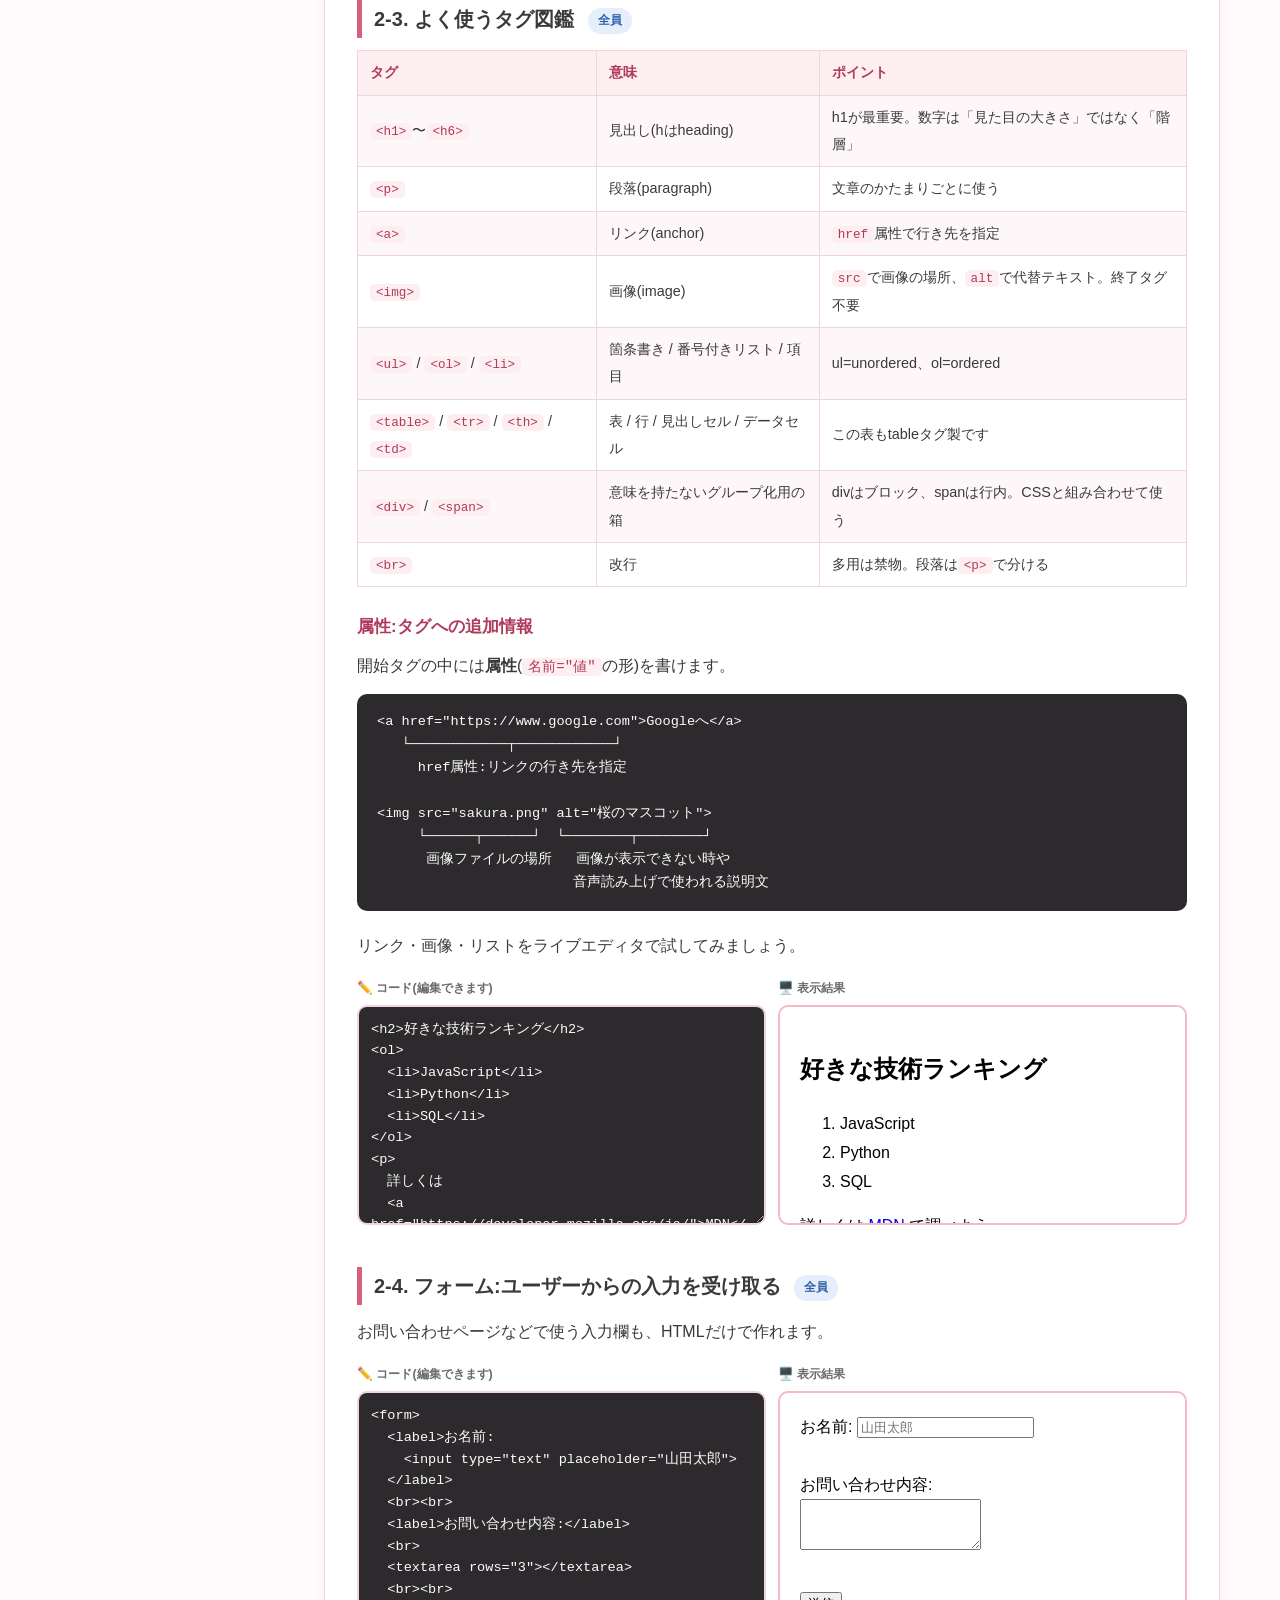
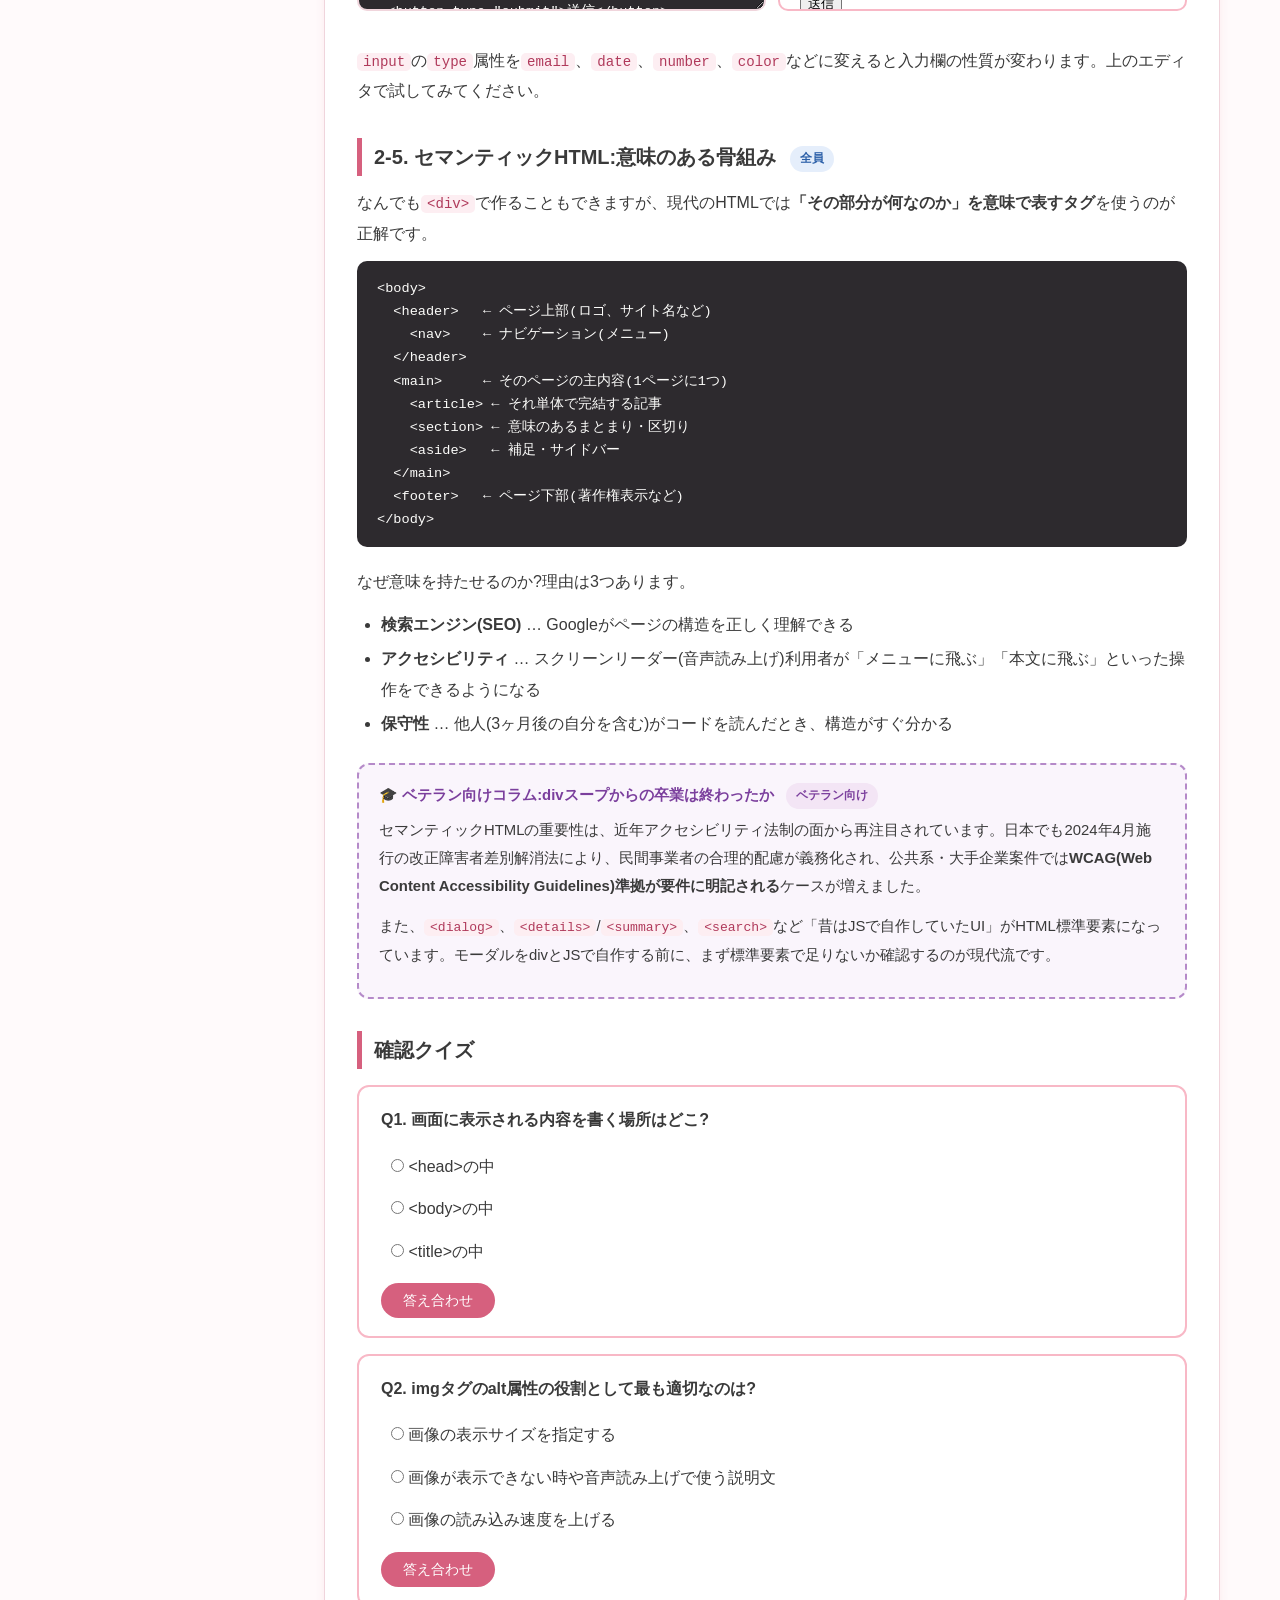
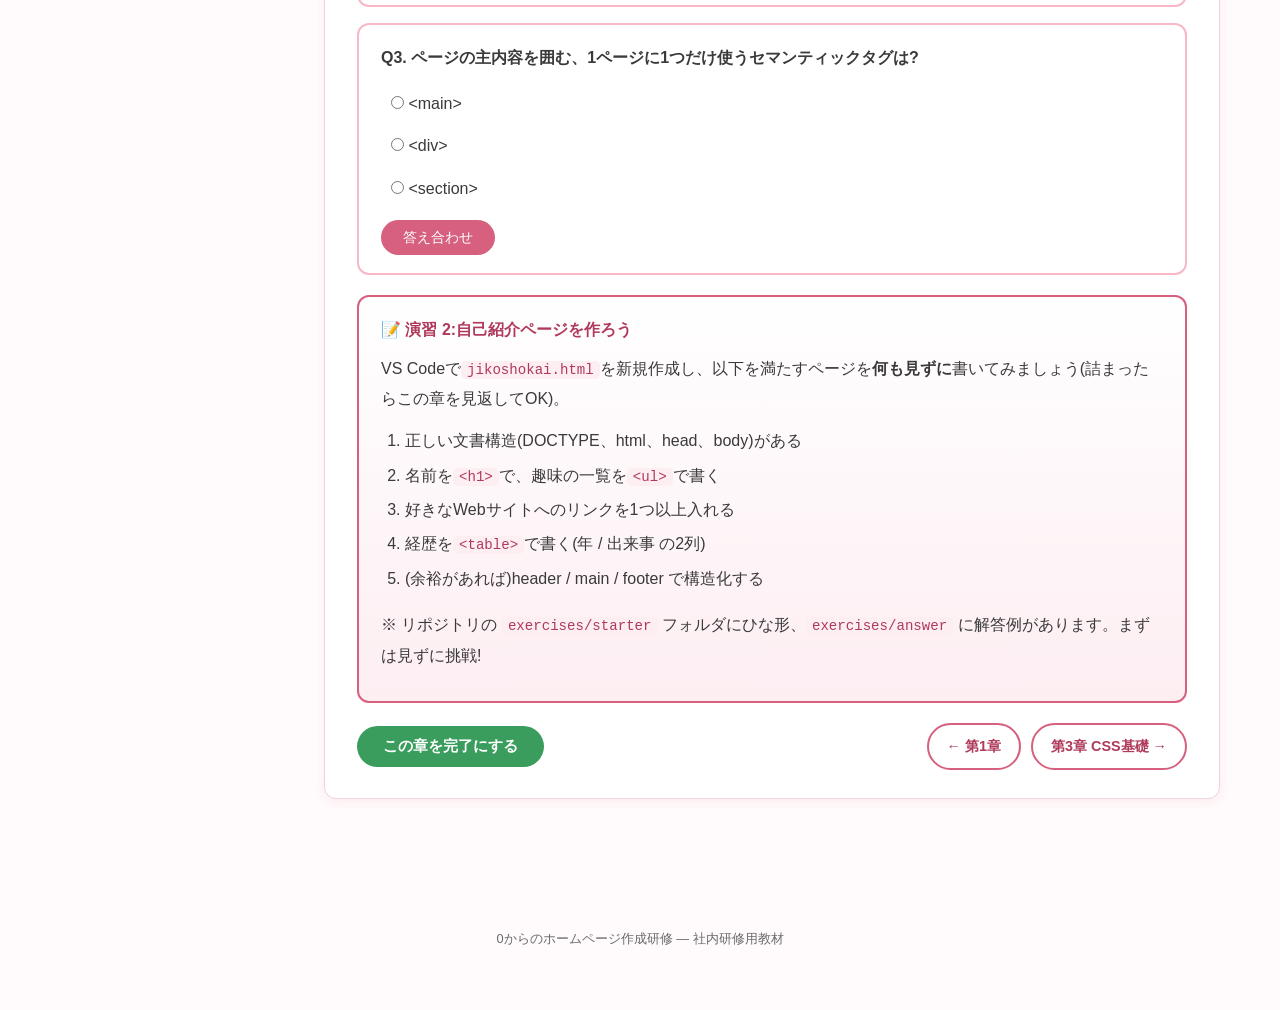
<file: chapters/02-html.html>
<!DOCTYPE html>
<html lang="ja">
<head>
  <meta charset="UTF-8">
  <meta name="viewport" content="width=device-width, initial-scale=1.0">
  <title>第2章 HTML基礎 | 0からのホームページ作成研修</title>
  <link rel="stylesheet" href="../assets/css/style.css?v=4">
  <link rel="icon" href="../assets/img/sakura.png">
</head>
<body>

  <header class="site-header">
    <img src="../assets/img/sakura.png" alt="マスコットのさくらちゃん" class="logo">
    <div class="title">
      さくらコミュニケーション研修
      <small>第2章 HTML基礎</small>
    </div>
    <a href="../index.html" class="home-link">トップへ</a>
  </header>

  <div class="layout">

    <nav class="sidebar">
      <h2>カリキュラム</h2>
      <ol>
        <li><a href="01-web-basics.html">Webの仕組み</a></li>
        <li><a href="02-html.html">HTML基礎</a></li>
        <li><a href="03-css.html">CSS基礎</a></li>
        <li><a href="04-layout.html">レイアウトとレスポンシブ</a></li>
        <li><a href="05-javascript.html">JavaScript基礎</a></li>
        <li><a href="06-practice.html">総合演習</a></li>
        <li><a href="07-publish.html">GitHubで公開</a></li>
        <li><a href="08-trends.html">最新トレンド</a></li>
      </ol>
    </nav>

    <main class="content">

      <section>
        <h1>第2章 HTML基礎</h1>
        <p class="lead">ページの「骨組み」を作る言語、HTMLを学びます。この章から実際に手を動かします!</p>

        <div class="sakura-says">
          <img src="../assets/img/sakura.png" alt="さくらちゃん">
          <div class="bubble">
            <span class="name">さくらちゃん</span>
            この章には<strong>「ライブエディタ」</strong>が登場します。左側のコードを書き換えると、右側に結果がすぐ表示されるので、
            どんどん書き換えて実験してくださいね。<strong>壊しても誰にも迷惑がかからないのが練習環境のいいところ</strong>です!
          </div>
        </div>

        <h2>2-1. HTMLとタグ <span class="badge basic">基礎</span></h2>
        <p>HTML(HyperText Markup Language)は、文章に「これは見出し」「これは段落」という<strong>意味の印(マーク)を付けていく</strong>言語です。印付けには<strong>タグ</strong>を使います。</p>
        <pre><code>&lt;h1&gt;こんにちは&lt;/h1&gt;
└┬┘           └─┬─┘
開始タグ        終了タグ(スラッシュ付き)

&lt;h1&gt; 〜 &lt;/h1&gt; で囲まれた全体を「要素」と呼びます</code></pre>
        <p>実際に触ってみましょう。左のコードを編集すると右に即反映されます。</p>

        <div class="live-editor">
          <div>
            <div class="live-editor-label">✏️ コード(編集できます)</div>
            <textarea spellcheck="false">&lt;h1&gt;私の自己紹介&lt;/h1&gt;
&lt;p&gt;はじめまして。SEの山田です。&lt;/p&gt;
&lt;p&gt;好きな食べ物は&lt;strong&gt;ラーメン&lt;/strong&gt;です。&lt;/p&gt;</textarea>
          </div>
          <div>
            <div class="live-editor-label">🖥️ 表示結果</div>
            <iframe title="プレビュー"></iframe>
          </div>
        </div>

        <h2>2-2. HTML文書の全体構造 <span class="badge basic">基礎</span></h2>
        <p>1つのHTMLファイルは、必ず次の「定型」から始まります。VS Codeで新しいファイルを作り、<code>index.html</code>という名前で保存して、以下を打ち込んでみましょう(写経推奨!)。</p>
        <span class="code-title">index.html</span>
        <pre><code>&lt;!DOCTYPE html&gt;                    ←「これはHTML5文書です」という宣言
&lt;html lang="ja"&gt;                   ← 文書全体の入れ物(lang="ja"で日本語と明示)
&lt;head&gt;                             ← ページの「設定情報」置き場(画面には出ない)
  &lt;meta charset="UTF-8"&gt;           ← 文字コード。これがないと文字化けの原因に!
  &lt;title&gt;私のページ&lt;/title&gt;        ← ブラウザのタブに表示されるタイトル
&lt;/head&gt;
&lt;body&gt;                             ← 画面に表示される内容はすべてこの中に書く
  &lt;h1&gt;こんにちは!&lt;/h1&gt;
&lt;/body&gt;
&lt;/html&gt;</code></pre>
        <div class="note">
          <span class="note-title">💡 表示のしかた</span><br>
          保存した<code>index.html</code>をダブルクリックすると、ブラウザで開けます。コードを直したら、上書き保存 → ブラウザで<code>F5</code>(再読み込み)。この繰り返しが開発の基本サイクルです。
        </div>

        <h2>2-3. よく使うタグ図鑑 <span class="badge all">全員</span></h2>
        <table>
          <tr>
            <th>タグ</th>
            <th>意味</th>
            <th>ポイント</th>
          </tr>
          <tr>
            <td><code>&lt;h1&gt;</code>〜<code>&lt;h6&gt;</code></td>
            <td>見出し(hはheading)</td>
            <td>h1が最重要。数字は「見た目の大きさ」ではなく「階層」</td>
          </tr>
          <tr>
            <td><code>&lt;p&gt;</code></td>
            <td>段落(paragraph)</td>
            <td>文章のかたまりごとに使う</td>
          </tr>
          <tr>
            <td><code>&lt;a&gt;</code></td>
            <td>リンク(anchor)</td>
            <td><code>href</code>属性で行き先を指定</td>
          </tr>
          <tr>
            <td><code>&lt;img&gt;</code></td>
            <td>画像(image)</td>
            <td><code>src</code>で画像の場所、<code>alt</code>で代替テキスト。終了タグ不要</td>
          </tr>
          <tr>
            <td><code>&lt;ul&gt;</code> / <code>&lt;ol&gt;</code> / <code>&lt;li&gt;</code></td>
            <td>箇条書き / 番号付きリスト / 項目</td>
            <td>ul=unordered、ol=ordered</td>
          </tr>
          <tr>
            <td><code>&lt;table&gt;</code> / <code>&lt;tr&gt;</code> / <code>&lt;th&gt;</code> / <code>&lt;td&gt;</code></td>
            <td>表 / 行 / 見出しセル / データセル</td>
            <td>この表もtableタグ製です</td>
          </tr>
          <tr>
            <td><code>&lt;div&gt;</code> / <code>&lt;span&gt;</code></td>
            <td>意味を持たないグループ化用の箱</td>
            <td>divはブロック、spanは行内。CSSと組み合わせて使う</td>
          </tr>
          <tr>
            <td><code>&lt;br&gt;</code></td>
            <td>改行</td>
            <td>多用は禁物。段落は<code>&lt;p&gt;</code>で分ける</td>
          </tr>
        </table>

        <h3>属性:タグへの追加情報</h3>
        <p>開始タグの中には<strong>属性</strong>(<code>名前="値"</code>の形)を書けます。</p>
        <pre><code>&lt;a href="https://www.google.com"&gt;Googleへ&lt;/a&gt;
   └────────────┬────────────┘
     href属性:リンクの行き先を指定

&lt;img src="sakura.png" alt="桜のマスコット"&gt;
     └──────┬──────┘  └────────┬────────┘
      画像ファイルの場所   画像が表示できない時や
                        音声読み上げで使われる説明文</code></pre>

        <p>リンク・画像・リストをライブエディタで試してみましょう。</p>
        <div class="live-editor">
          <div>
            <div class="live-editor-label">✏️ コード(編集できます)</div>
            <textarea spellcheck="false">&lt;h2&gt;好きな技術ランキング&lt;/h2&gt;
&lt;ol&gt;
  &lt;li&gt;JavaScript&lt;/li&gt;
  &lt;li&gt;Python&lt;/li&gt;
  &lt;li&gt;SQL&lt;/li&gt;
&lt;/ol&gt;
&lt;p&gt;
  詳しくは
  &lt;a href="https://developer.mozilla.org/ja/"&gt;MDN&lt;/a&gt;
  で調べよう
&lt;/p&gt;</textarea>
          </div>
          <div>
            <div class="live-editor-label">🖥️ 表示結果</div>
            <iframe title="プレビュー"></iframe>
          </div>
        </div>

        <h2>2-4. フォーム:ユーザーからの入力を受け取る <span class="badge all">全員</span></h2>
        <p>お問い合わせページなどで使う入力欄も、HTMLだけで作れます。</p>
        <div class="live-editor">
          <div>
            <div class="live-editor-label">✏️ コード(編集できます)</div>
            <textarea spellcheck="false">&lt;form&gt;
  &lt;label&gt;お名前:
    &lt;input type="text" placeholder="山田太郎"&gt;
  &lt;/label&gt;
  &lt;br&gt;&lt;br&gt;
  &lt;label&gt;お問い合わせ内容:&lt;/label&gt;
  &lt;br&gt;
  &lt;textarea rows="3"&gt;&lt;/textarea&gt;
  &lt;br&gt;&lt;br&gt;
  &lt;button type="submit"&gt;送信&lt;/button&gt;
&lt;/form&gt;</textarea>
          </div>
          <div>
            <div class="live-editor-label">🖥️ 表示結果</div>
            <iframe title="プレビュー"></iframe>
          </div>
        </div>
        <p><code>input</code>の<code>type</code>属性を<code>email</code>、<code>date</code>、<code>number</code>、<code>color</code>などに変えると入力欄の性質が変わります。上のエディタで試してみてください。</p>

        <h2>2-5. セマンティックHTML:意味のある骨組み <span class="badge all">全員</span></h2>
        <p>なんでも<code>&lt;div&gt;</code>で作ることもできますが、現代のHTMLでは<strong>「その部分が何なのか」を意味で表すタグ</strong>を使うのが正解です。</p>
        <pre><code>&lt;body&gt;
  &lt;header&gt;   ← ページ上部(ロゴ、サイト名など)
    &lt;nav&gt;    ← ナビゲーション(メニュー)
  &lt;/header&gt;
  &lt;main&gt;     ← そのページの主内容(1ページに1つ)
    &lt;article&gt; ← それ単体で完結する記事
    &lt;section&gt; ← 意味のあるまとまり・区切り
    &lt;aside&gt;   ← 補足・サイドバー
  &lt;/main&gt;
  &lt;footer&gt;   ← ページ下部(著作権表示など)
&lt;/body&gt;</code></pre>
        <p>なぜ意味を持たせるのか?理由は3つあります。</p>
        <ul>
          <li><strong>検索エンジン(SEO)</strong> … Googleがページの構造を正しく理解できる</li>
          <li><strong>アクセシビリティ</strong> … スクリーンリーダー(音声読み上げ)利用者が「メニューに飛ぶ」「本文に飛ぶ」といった操作をできるようになる</li>
          <li><strong>保守性</strong> … 他人(3ヶ月後の自分を含む)がコードを読んだとき、構造がすぐ分かる</li>
        </ul>

        <div class="column-advanced">
          <div class="column-title">🎓 ベテラン向けコラム:divスープからの卒業は終わったか <span class="badge advanced">ベテラン向け</span></div>
          <p>セマンティックHTMLの重要性は、近年アクセシビリティ法制の面から再注目されています。日本でも2024年4月施行の改正障害者差別解消法により、民間事業者の合理的配慮が義務化され、公共系・大手企業案件では<strong>WCAG(Web Content Accessibility Guidelines)準拠が要件に明記される</strong>ケースが増えました。</p>
          <p>また、<code>&lt;dialog&gt;</code>、<code>&lt;details&gt;</code>/<code>&lt;summary&gt;</code>、<code>&lt;search&gt;</code>など「昔はJSで自作していたUI」がHTML標準要素になっています。モーダルをdivとJSで自作する前に、まず標準要素で足りないか確認するのが現代流です。</p>
        </div>

        <h2>確認クイズ</h2>

        <div class="quiz">
          <p class="quiz-q">Q1. 画面に表示される内容を書く場所はどこ?</p>
          <label><input type="radio" name="q1" value="a"> &lt;head&gt;の中</label>
          <label><input type="radio" name="q1" value="b"> &lt;body&gt;の中</label>
          <label><input type="radio" name="q1" value="c"> &lt;title&gt;の中</label>
          <button class="quiz-check" data-name="q1" data-answer="b" data-explain="headは設定情報、bodyが表示内容です。">答え合わせ</button>
          <p class="quiz-result"></p>
        </div>

        <div class="quiz">
          <p class="quiz-q">Q2. imgタグのalt属性の役割として最も適切なのは?</p>
          <label><input type="radio" name="q2" value="a"> 画像の表示サイズを指定する</label>
          <label><input type="radio" name="q2" value="b"> 画像が表示できない時や音声読み上げで使う説明文</label>
          <label><input type="radio" name="q2" value="c"> 画像の読み込み速度を上げる</label>
          <button class="quiz-check" data-name="q2" data-answer="b" data-explain="altはアクセシビリティとSEOの両面で重要です。意味のある画像には必ず書きましょう。">答え合わせ</button>
          <p class="quiz-result"></p>
        </div>

        <div class="quiz">
          <p class="quiz-q">Q3. ページの主内容を囲む、1ページに1つだけ使うセマンティックタグは?</p>
          <label><input type="radio" name="q3" value="a"> &lt;main&gt;</label>
          <label><input type="radio" name="q3" value="b"> &lt;div&gt;</label>
          <label><input type="radio" name="q3" value="c"> &lt;section&gt;</label>
          <button class="quiz-check" data-name="q3" data-answer="a" data-explain="mainはページの主内容を示し、1ページに1つだけ。divは意味を持たない汎用の箱です。">答え合わせ</button>
          <p class="quiz-result"></p>
        </div>

        <div class="exercise">
          <div class="exercise-title">📝 演習 2:自己紹介ページを作ろう</div>
          <p>VS Codeで<code>jikoshokai.html</code>を新規作成し、以下を満たすページを<strong>何も見ずに</strong>書いてみましょう(詰まったらこの章を見返してOK)。</p>
          <ol>
            <li>正しい文書構造(DOCTYPE、html、head、body)がある</li>
            <li>名前を<code>&lt;h1&gt;</code>で、趣味の一覧を<code>&lt;ul&gt;</code>で書く</li>
            <li>好きなWebサイトへのリンクを1つ以上入れる</li>
            <li>経歴を<code>&lt;table&gt;</code>で書く(年 / 出来事 の2列)</li>
            <li>(余裕があれば)header / main / footer で構造化する</li>
          </ol>
          <p>※ リポジトリの <code>exercises/starter</code> フォルダにひな形、<code>exercises/answer</code> に解答例があります。まずは見ずに挑戦!</p>
        </div>

        <div class="chapter-footer">
          <button class="btn-done">この章を完了にする</button>
          <div class="pager">
            <a href="01-web-basics.html">← 第1章</a>
            <a href="03-css.html">第3章 CSS基礎 →</a>
          </div>
        </div>
      </section>

    </main>
  </div>

  <footer class="site-footer">
    0からのホームページ作成研修 — 社内研修用教材
  </footer>

  <script src="../assets/js/main.js?v=4"></script>
</body>
</html>
</file>
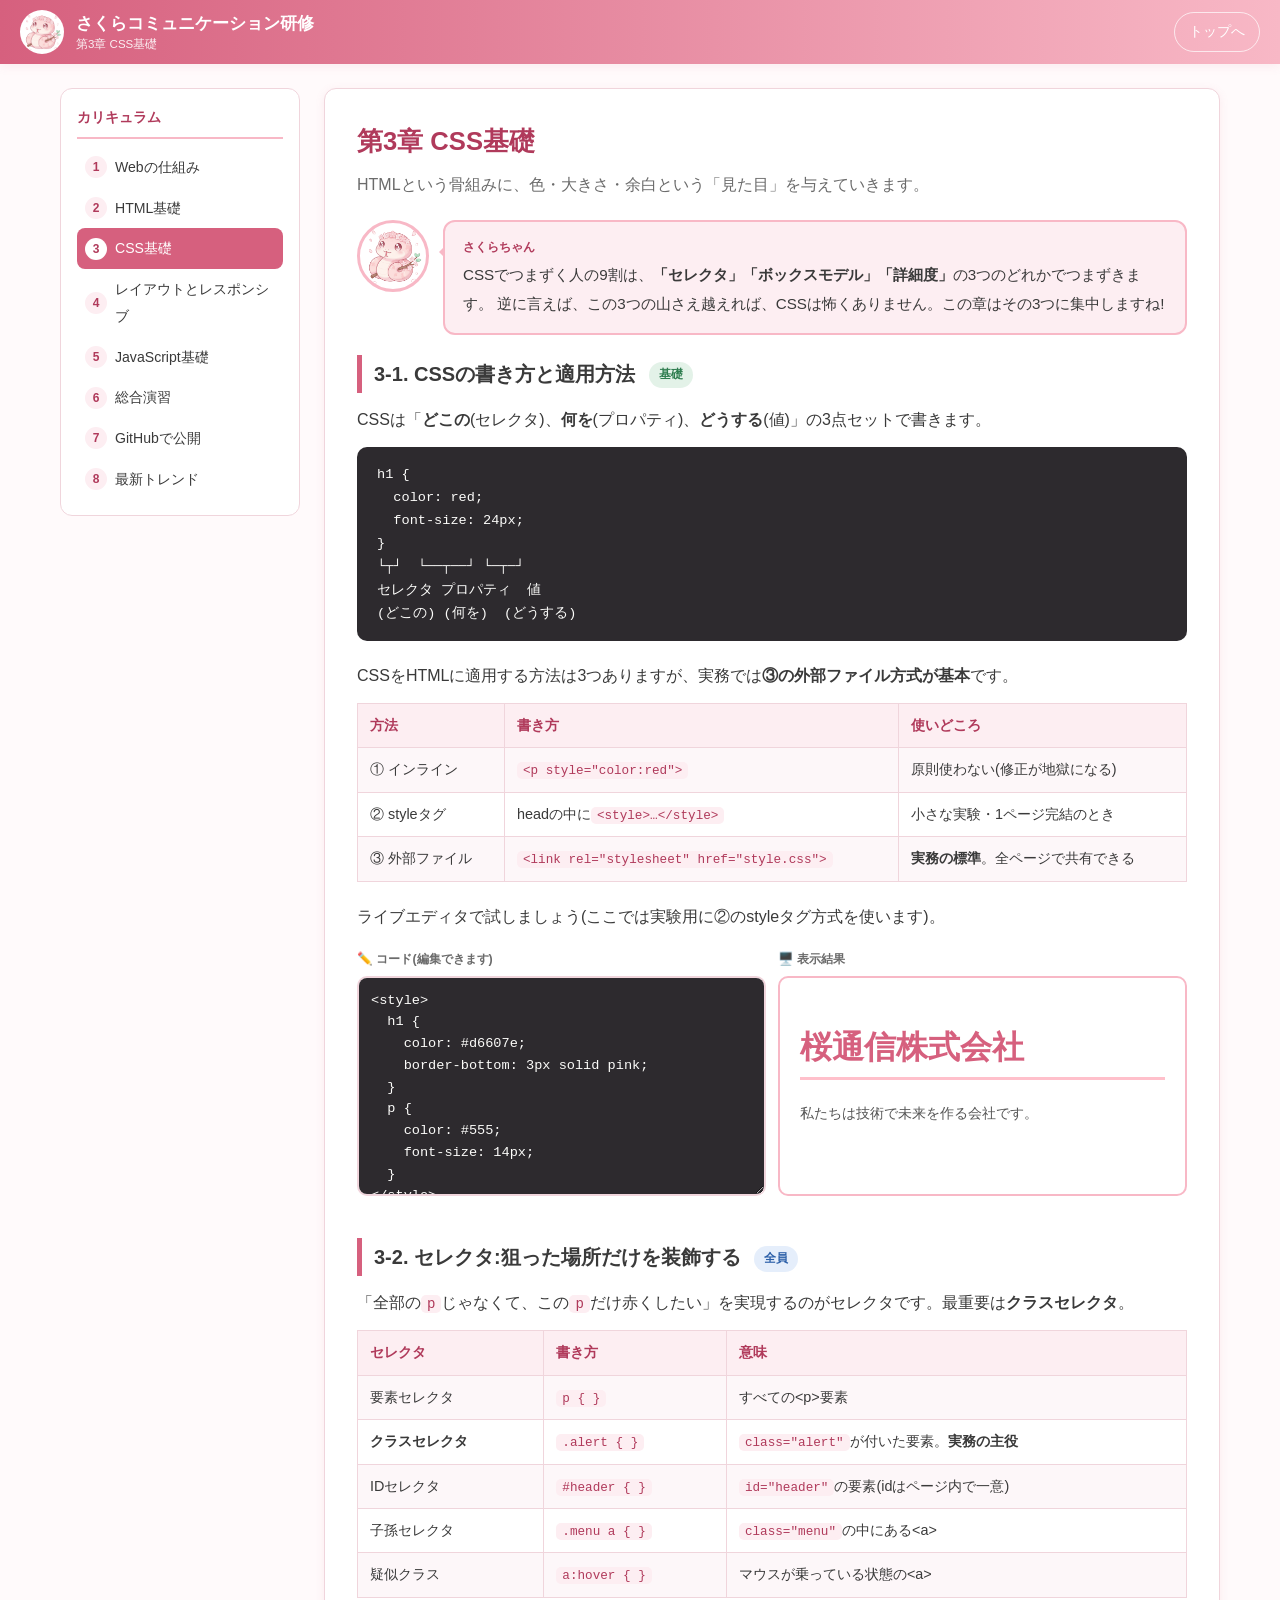
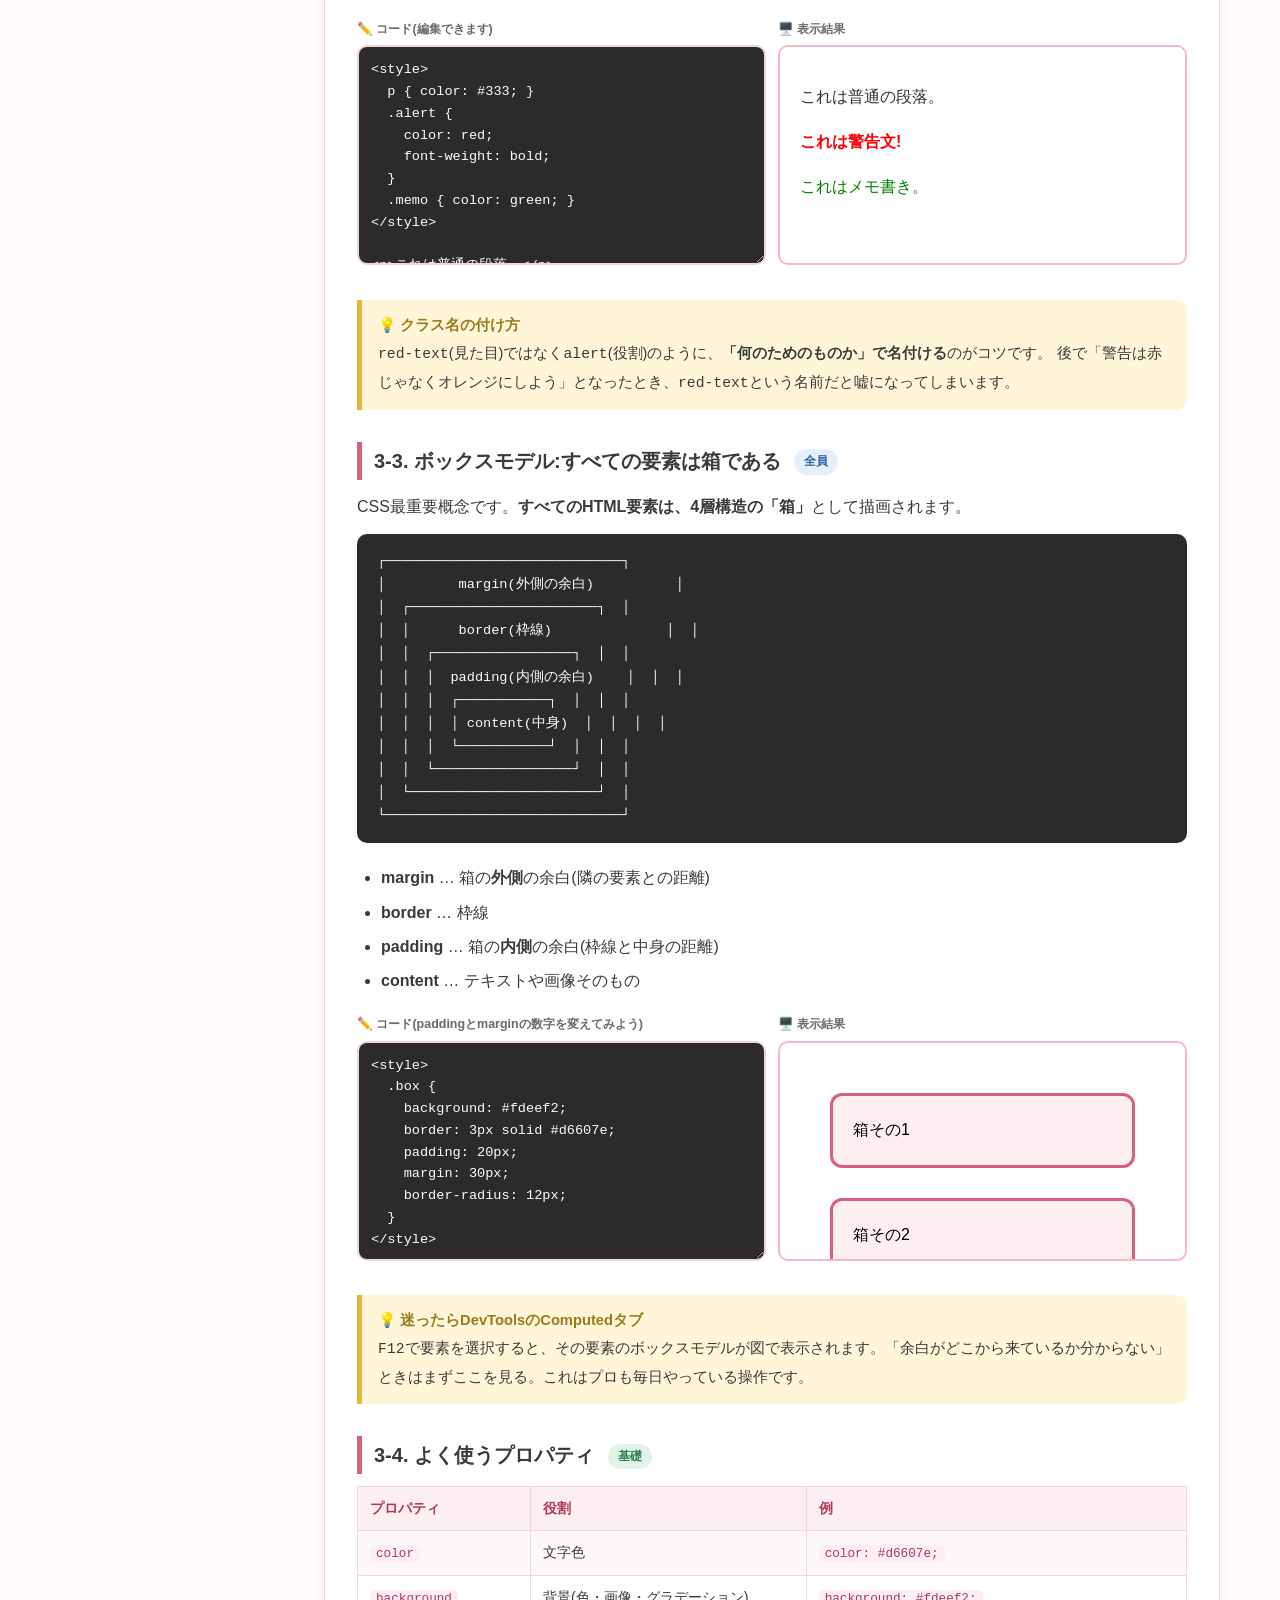
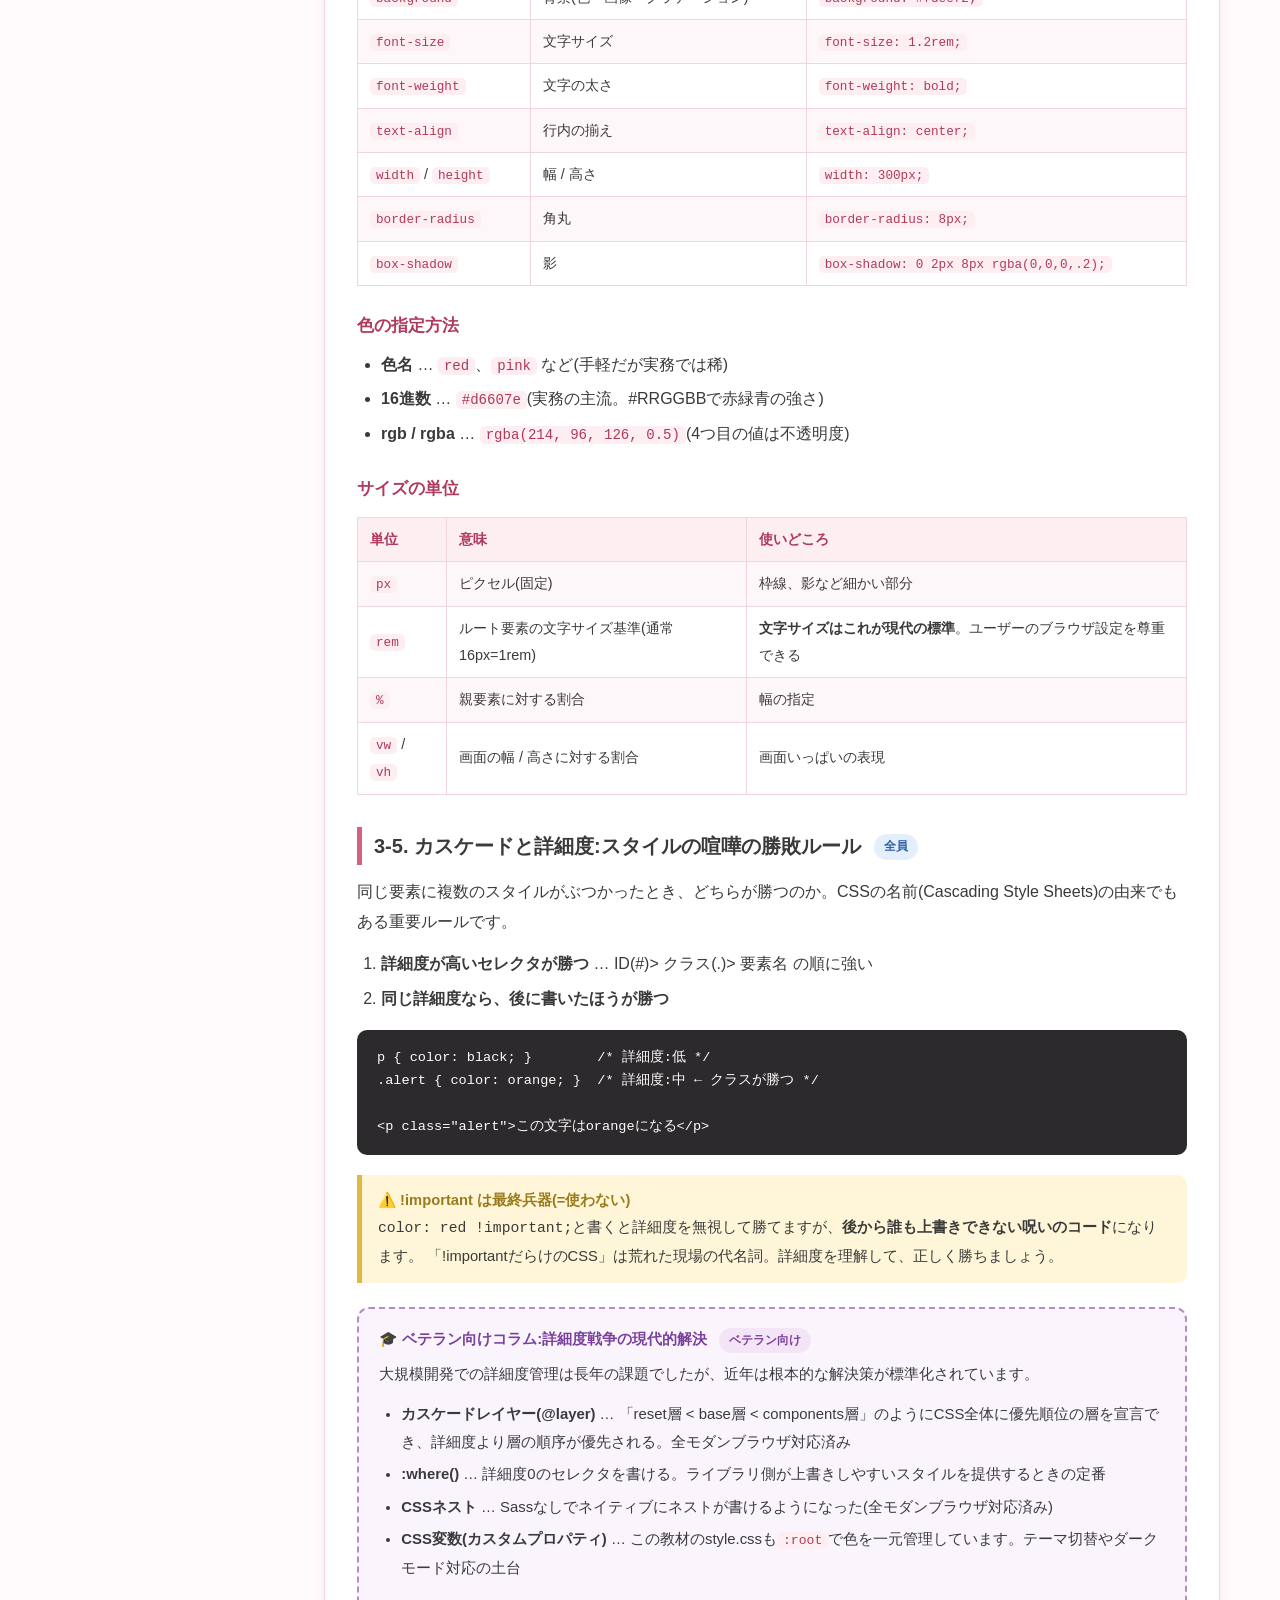
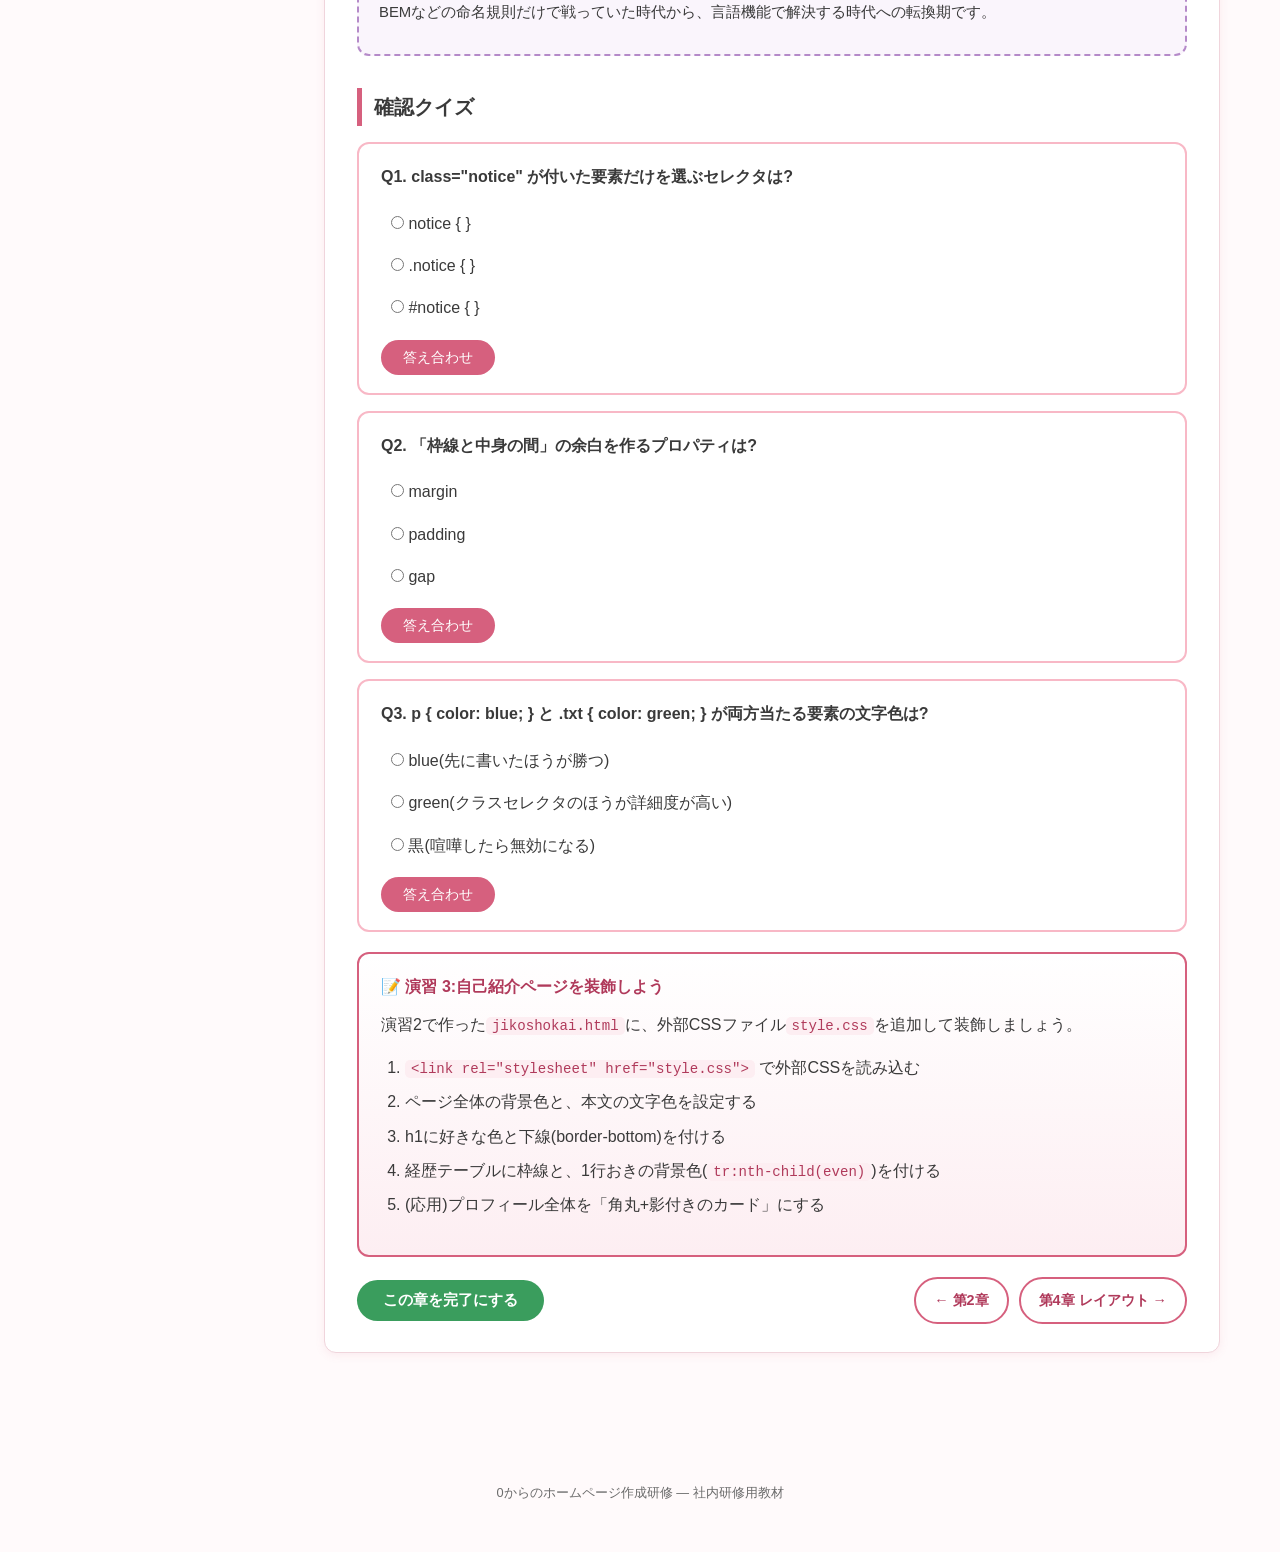
<file: chapters/03-css.html>
<!DOCTYPE html>
<html lang="ja">
<head>
  <meta charset="UTF-8">
  <meta name="viewport" content="width=device-width, initial-scale=1.0">
  <title>第3章 CSS基礎 | 0からのホームページ作成研修</title>
  <link rel="stylesheet" href="../assets/css/style.css?v=4">
  <link rel="icon" href="../assets/img/sakura.png">
</head>
<body>

  <header class="site-header">
    <img src="../assets/img/sakura.png" alt="マスコットのさくらちゃん" class="logo">
    <div class="title">
      さくらコミュニケーション研修
      <small>第3章 CSS基礎</small>
    </div>
    <a href="../index.html" class="home-link">トップへ</a>
  </header>

  <div class="layout">

    <nav class="sidebar">
      <h2>カリキュラム</h2>
      <ol>
        <li><a href="01-web-basics.html">Webの仕組み</a></li>
        <li><a href="02-html.html">HTML基礎</a></li>
        <li><a href="03-css.html">CSS基礎</a></li>
        <li><a href="04-layout.html">レイアウトとレスポンシブ</a></li>
        <li><a href="05-javascript.html">JavaScript基礎</a></li>
        <li><a href="06-practice.html">総合演習</a></li>
        <li><a href="07-publish.html">GitHubで公開</a></li>
        <li><a href="08-trends.html">最新トレンド</a></li>
      </ol>
    </nav>

    <main class="content">

      <section>
        <h1>第3章 CSS基礎</h1>
        <p class="lead">HTMLという骨組みに、色・大きさ・余白という「見た目」を与えていきます。</p>

        <div class="sakura-says">
          <img src="../assets/img/sakura.png" alt="さくらちゃん">
          <div class="bubble">
            <span class="name">さくらちゃん</span>
            CSSでつまずく人の9割は、<strong>「セレクタ」「ボックスモデル」「詳細度」</strong>の3つのどれかでつまずきます。
            逆に言えば、この3つの山さえ越えれば、CSSは怖くありません。この章はその3つに集中しますね!
          </div>
        </div>

        <h2>3-1. CSSの書き方と適用方法 <span class="badge basic">基礎</span></h2>
        <p>CSSは「<strong>どこの</strong>(セレクタ)、<strong>何を</strong>(プロパティ)、<strong>どうする</strong>(値)」の3点セットで書きます。</p>
        <pre><code>h1 {
  color: red;
  font-size: 24px;
}
└┬┘  └──┬──┘ └─┬─┘
セレクタ プロパティ  値
(どこの) (何を)  (どうする)</code></pre>
        <p>CSSをHTMLに適用する方法は3つありますが、実務では<strong>③の外部ファイル方式が基本</strong>です。</p>
        <table>
          <tr><th>方法</th><th>書き方</th><th>使いどころ</th></tr>
          <tr>
            <td>① インライン</td>
            <td><code>&lt;p style="color:red"&gt;</code></td>
            <td>原則使わない(修正が地獄になる)</td>
          </tr>
          <tr>
            <td>② styleタグ</td>
            <td>headの中に<code>&lt;style&gt;…&lt;/style&gt;</code></td>
            <td>小さな実験・1ページ完結のとき</td>
          </tr>
          <tr>
            <td>③ 外部ファイル</td>
            <td><code>&lt;link rel="stylesheet" href="style.css"&gt;</code></td>
            <td><strong>実務の標準</strong>。全ページで共有できる</td>
          </tr>
        </table>

        <p>ライブエディタで試しましょう(ここでは実験用に②のstyleタグ方式を使います)。</p>
        <div class="live-editor">
          <div>
            <div class="live-editor-label">✏️ コード(編集できます)</div>
            <textarea spellcheck="false">&lt;style&gt;
  h1 {
    color: #d6607e;
    border-bottom: 3px solid pink;
  }
  p {
    color: #555;
    font-size: 14px;
  }
&lt;/style&gt;

&lt;h1&gt;桜通信株式会社&lt;/h1&gt;
&lt;p&gt;私たちは技術で未来を作る会社です。&lt;/p&gt;</textarea>
          </div>
          <div>
            <div class="live-editor-label">🖥️ 表示結果</div>
            <iframe title="プレビュー"></iframe>
          </div>
        </div>

        <h2>3-2. セレクタ:狙った場所だけを装飾する <span class="badge all">全員</span></h2>
        <p>「全部の<code>p</code>じゃなくて、この<code>p</code>だけ赤くしたい」を実現するのがセレクタです。最重要は<strong>クラスセレクタ</strong>。</p>
        <table>
          <tr><th>セレクタ</th><th>書き方</th><th>意味</th></tr>
          <tr>
            <td>要素セレクタ</td>
            <td><code>p { }</code></td>
            <td>すべての&lt;p&gt;要素</td>
          </tr>
          <tr>
            <td><strong>クラスセレクタ</strong></td>
            <td><code>.alert { }</code></td>
            <td><code>class="alert"</code>が付いた要素。<strong>実務の主役</strong></td>
          </tr>
          <tr>
            <td>IDセレクタ</td>
            <td><code>#header { }</code></td>
            <td><code>id="header"</code>の要素(idはページ内で一意)</td>
          </tr>
          <tr>
            <td>子孫セレクタ</td>
            <td><code>.menu a { }</code></td>
            <td><code>class="menu"</code>の中にある&lt;a&gt;</td>
          </tr>
          <tr>
            <td>疑似クラス</td>
            <td><code>a:hover { }</code></td>
            <td>マウスが乗っている状態の&lt;a&gt;</td>
          </tr>
        </table>

        <div class="live-editor">
          <div>
            <div class="live-editor-label">✏️ コード(編集できます)</div>
            <textarea spellcheck="false">&lt;style&gt;
  p { color: #333; }
  .alert {
    color: red;
    font-weight: bold;
  }
  .memo { color: green; }
&lt;/style&gt;

&lt;p&gt;これは普通の段落。&lt;/p&gt;
&lt;p class="alert"&gt;これは警告文!&lt;/p&gt;
&lt;p class="memo"&gt;これはメモ書き。&lt;/p&gt;</textarea>
          </div>
          <div>
            <div class="live-editor-label">🖥️ 表示結果</div>
            <iframe title="プレビュー"></iframe>
          </div>
        </div>

        <div class="note">
          <span class="note-title">💡 クラス名の付け方</span><br>
          <code>red-text</code>(見た目)ではなく<code>alert</code>(役割)のように、<strong>「何のためのものか」で名付ける</strong>のがコツです。
          後で「警告は赤じゃなくオレンジにしよう」となったとき、<code>red-text</code>という名前だと嘘になってしまいます。
        </div>

        <h2>3-3. ボックスモデル:すべての要素は箱である <span class="badge all">全員</span></h2>
        <p>CSS最重要概念です。<strong>すべてのHTML要素は、4層構造の「箱」</strong>として描画されます。</p>
        <pre><code>┌─────────────────────────────┐
│         margin(外側の余白)          │
│  ┌───────────────────────┐  │
│  │      border(枠線)              │  │
│  │  ┌─────────────────┐  │  │
│  │  │  padding(内側の余白)    │  │  │
│  │  │  ┌───────────┐  │  │  │
│  │  │  │ content(中身)  │  │  │  │
│  │  │  └───────────┘  │  │  │
│  │  └─────────────────┘  │  │
│  └───────────────────────┘  │
└─────────────────────────────┘</code></pre>
        <ul>
          <li><strong>margin</strong> … 箱の<strong>外側</strong>の余白(隣の要素との距離)</li>
          <li><strong>border</strong> … 枠線</li>
          <li><strong>padding</strong> … 箱の<strong>内側</strong>の余白(枠線と中身の距離)</li>
          <li><strong>content</strong> … テキストや画像そのもの</li>
        </ul>

        <div class="live-editor">
          <div>
            <div class="live-editor-label">✏️ コード(paddingとmarginの数字を変えてみよう)</div>
            <textarea spellcheck="false">&lt;style&gt;
  .box {
    background: #fdeef2;
    border: 3px solid #d6607e;
    padding: 20px;
    margin: 30px;
    border-radius: 12px;
  }
&lt;/style&gt;

&lt;div class="box"&gt;箱その1&lt;/div&gt;
&lt;div class="box"&gt;箱その2&lt;/div&gt;</textarea>
          </div>
          <div>
            <div class="live-editor-label">🖥️ 表示結果</div>
            <iframe title="プレビュー"></iframe>
          </div>
        </div>

        <div class="note">
          <span class="note-title">💡 迷ったらDevToolsのComputedタブ</span><br>
          <code>F12</code>で要素を選択すると、その要素のボックスモデルが図で表示されます。「余白がどこから来ているか分からない」ときはまずここを見る。これはプロも毎日やっている操作です。
        </div>

        <h2>3-4. よく使うプロパティ <span class="badge basic">基礎</span></h2>
        <table>
          <tr><th>プロパティ</th><th>役割</th><th>例</th></tr>
          <tr><td><code>color</code></td><td>文字色</td><td><code>color: #d6607e;</code></td></tr>
          <tr><td><code>background</code></td><td>背景(色・画像・グラデーション)</td><td><code>background: #fdeef2;</code></td></tr>
          <tr><td><code>font-size</code></td><td>文字サイズ</td><td><code>font-size: 1.2rem;</code></td></tr>
          <tr><td><code>font-weight</code></td><td>文字の太さ</td><td><code>font-weight: bold;</code></td></tr>
          <tr><td><code>text-align</code></td><td>行内の揃え</td><td><code>text-align: center;</code></td></tr>
          <tr><td><code>width</code> / <code>height</code></td><td>幅 / 高さ</td><td><code>width: 300px;</code></td></tr>
          <tr><td><code>border-radius</code></td><td>角丸</td><td><code>border-radius: 8px;</code></td></tr>
          <tr><td><code>box-shadow</code></td><td>影</td><td><code>box-shadow: 0 2px 8px rgba(0,0,0,.2);</code></td></tr>
        </table>

        <h3>色の指定方法</h3>
        <ul>
          <li><strong>色名</strong> … <code>red</code>、<code>pink</code> など(手軽だが実務では稀)</li>
          <li><strong>16進数</strong> … <code>#d6607e</code>(実務の主流。#RRGGBBで赤緑青の強さ)</li>
          <li><strong>rgb / rgba</strong> … <code>rgba(214, 96, 126, 0.5)</code>(4つ目の値は不透明度)</li>
        </ul>

        <h3>サイズの単位</h3>
        <table>
          <tr><th>単位</th><th>意味</th><th>使いどころ</th></tr>
          <tr><td><code>px</code></td><td>ピクセル(固定)</td><td>枠線、影など細かい部分</td></tr>
          <tr><td><code>rem</code></td><td>ルート要素の文字サイズ基準(通常16px=1rem)</td><td><strong>文字サイズはこれが現代の標準</strong>。ユーザーのブラウザ設定を尊重できる</td></tr>
          <tr><td><code>%</code></td><td>親要素に対する割合</td><td>幅の指定</td></tr>
          <tr><td><code>vw</code> / <code>vh</code></td><td>画面の幅 / 高さに対する割合</td><td>画面いっぱいの表現</td></tr>
        </table>

        <h2>3-5. カスケードと詳細度:スタイルの喧嘩の勝敗ルール <span class="badge all">全員</span></h2>
        <p>同じ要素に複数のスタイルがぶつかったとき、どちらが勝つのか。CSSの名前(Cascading Style Sheets)の由来でもある重要ルールです。</p>
        <ol>
          <li><strong>詳細度が高いセレクタが勝つ</strong> … ID(#)> クラス(.)> 要素名 の順に強い</li>
          <li><strong>同じ詳細度なら、後に書いたほうが勝つ</strong></li>
        </ol>
        <pre><code>p { color: black; }        /* 詳細度:低 */
.alert { color: orange; }  /* 詳細度:中 ← クラスが勝つ */

&lt;p class="alert"&gt;この文字はorangeになる&lt;/p&gt;</code></pre>
        <div class="note">
          <span class="note-title">⚠️ !important は最終兵器(=使わない)</span><br>
          <code>color: red !important;</code>と書くと詳細度を無視して勝てますが、<strong>後から誰も上書きできない呪いのコード</strong>になります。
          「!importantだらけのCSS」は荒れた現場の代名詞。詳細度を理解して、正しく勝ちましょう。
        </div>

        <div class="column-advanced">
          <div class="column-title">🎓 ベテラン向けコラム:詳細度戦争の現代的解決 <span class="badge advanced">ベテラン向け</span></div>
          <p>大規模開発での詳細度管理は長年の課題でしたが、近年は根本的な解決策が標準化されています。</p>
          <ul>
            <li><strong>カスケードレイヤー(@layer)</strong> … 「reset層 < base層 < components層」のようにCSS全体に優先順位の層を宣言でき、詳細度より層の順序が優先される。全モダンブラウザ対応済み</li>
            <li><strong>:where()</strong> … 詳細度0のセレクタを書ける。ライブラリ側が上書きしやすいスタイルを提供するときの定番</li>
            <li><strong>CSSネスト</strong> … Sassなしでネイティブにネストが書けるようになった(全モダンブラウザ対応済み)</li>
            <li><strong>CSS変数(カスタムプロパティ)</strong> … この教材のstyle.cssも<code>:root</code>で色を一元管理しています。テーマ切替やダークモード対応の土台</li>
          </ul>
          <p>BEMなどの命名規則だけで戦っていた時代から、言語機能で解決する時代への転換期です。</p>
        </div>

        <h2>確認クイズ</h2>

        <div class="quiz">
          <p class="quiz-q">Q1. class="notice" が付いた要素だけを選ぶセレクタは?</p>
          <label><input type="radio" name="q1" value="a"> notice { }</label>
          <label><input type="radio" name="q1" value="b"> .notice { }</label>
          <label><input type="radio" name="q1" value="c"> #notice { }</label>
          <button class="quiz-check" data-name="q1" data-answer="b" data-explain="クラスはドット(.)、IDはシャープ(#)です。">答え合わせ</button>
          <p class="quiz-result"></p>
        </div>

        <div class="quiz">
          <p class="quiz-q">Q2. 「枠線と中身の間」の余白を作るプロパティは?</p>
          <label><input type="radio" name="q2" value="a"> margin</label>
          <label><input type="radio" name="q2" value="b"> padding</label>
          <label><input type="radio" name="q2" value="c"> gap</label>
          <button class="quiz-check" data-name="q2" data-answer="b" data-explain="paddingが内側、marginが外側の余白です。ボックスモデルの図を思い出しましょう。">答え合わせ</button>
          <p class="quiz-result"></p>
        </div>

        <div class="quiz">
          <p class="quiz-q">Q3. p { color: blue; } と .txt { color: green; } が両方当たる要素の文字色は?</p>
          <label><input type="radio" name="q3" value="a"> blue(先に書いたほうが勝つ)</label>
          <label><input type="radio" name="q3" value="b"> green(クラスセレクタのほうが詳細度が高い)</label>
          <label><input type="radio" name="q3" value="c"> 黒(喧嘩したら無効になる)</label>
          <button class="quiz-check" data-name="q3" data-answer="b" data-explain="クラス > 要素名。詳細度の高いセレクタが勝ちます。">答え合わせ</button>
          <p class="quiz-result"></p>
        </div>

        <div class="exercise">
          <div class="exercise-title">📝 演習 3:自己紹介ページを装飾しよう</div>
          <p>演習2で作った<code>jikoshokai.html</code>に、外部CSSファイル<code>style.css</code>を追加して装飾しましょう。</p>
          <ol>
            <li><code>&lt;link rel="stylesheet" href="style.css"&gt;</code> で外部CSSを読み込む</li>
            <li>ページ全体の背景色と、本文の文字色を設定する</li>
            <li>h1に好きな色と下線(border-bottom)を付ける</li>
            <li>経歴テーブルに枠線と、1行おきの背景色(<code>tr:nth-child(even)</code>)を付ける</li>
            <li>(応用)プロフィール全体を「角丸+影付きのカード」にする</li>
          </ol>
        </div>

        <div class="chapter-footer">
          <button class="btn-done">この章を完了にする</button>
          <div class="pager">
            <a href="02-html.html">← 第2章</a>
            <a href="04-layout.html">第4章 レイアウト →</a>
          </div>
        </div>
      </section>

    </main>
  </div>

  <footer class="site-footer">
    0からのホームページ作成研修 — 社内研修用教材
  </footer>

  <script src="../assets/js/main.js?v=4"></script>
</body>
</html>
</file>
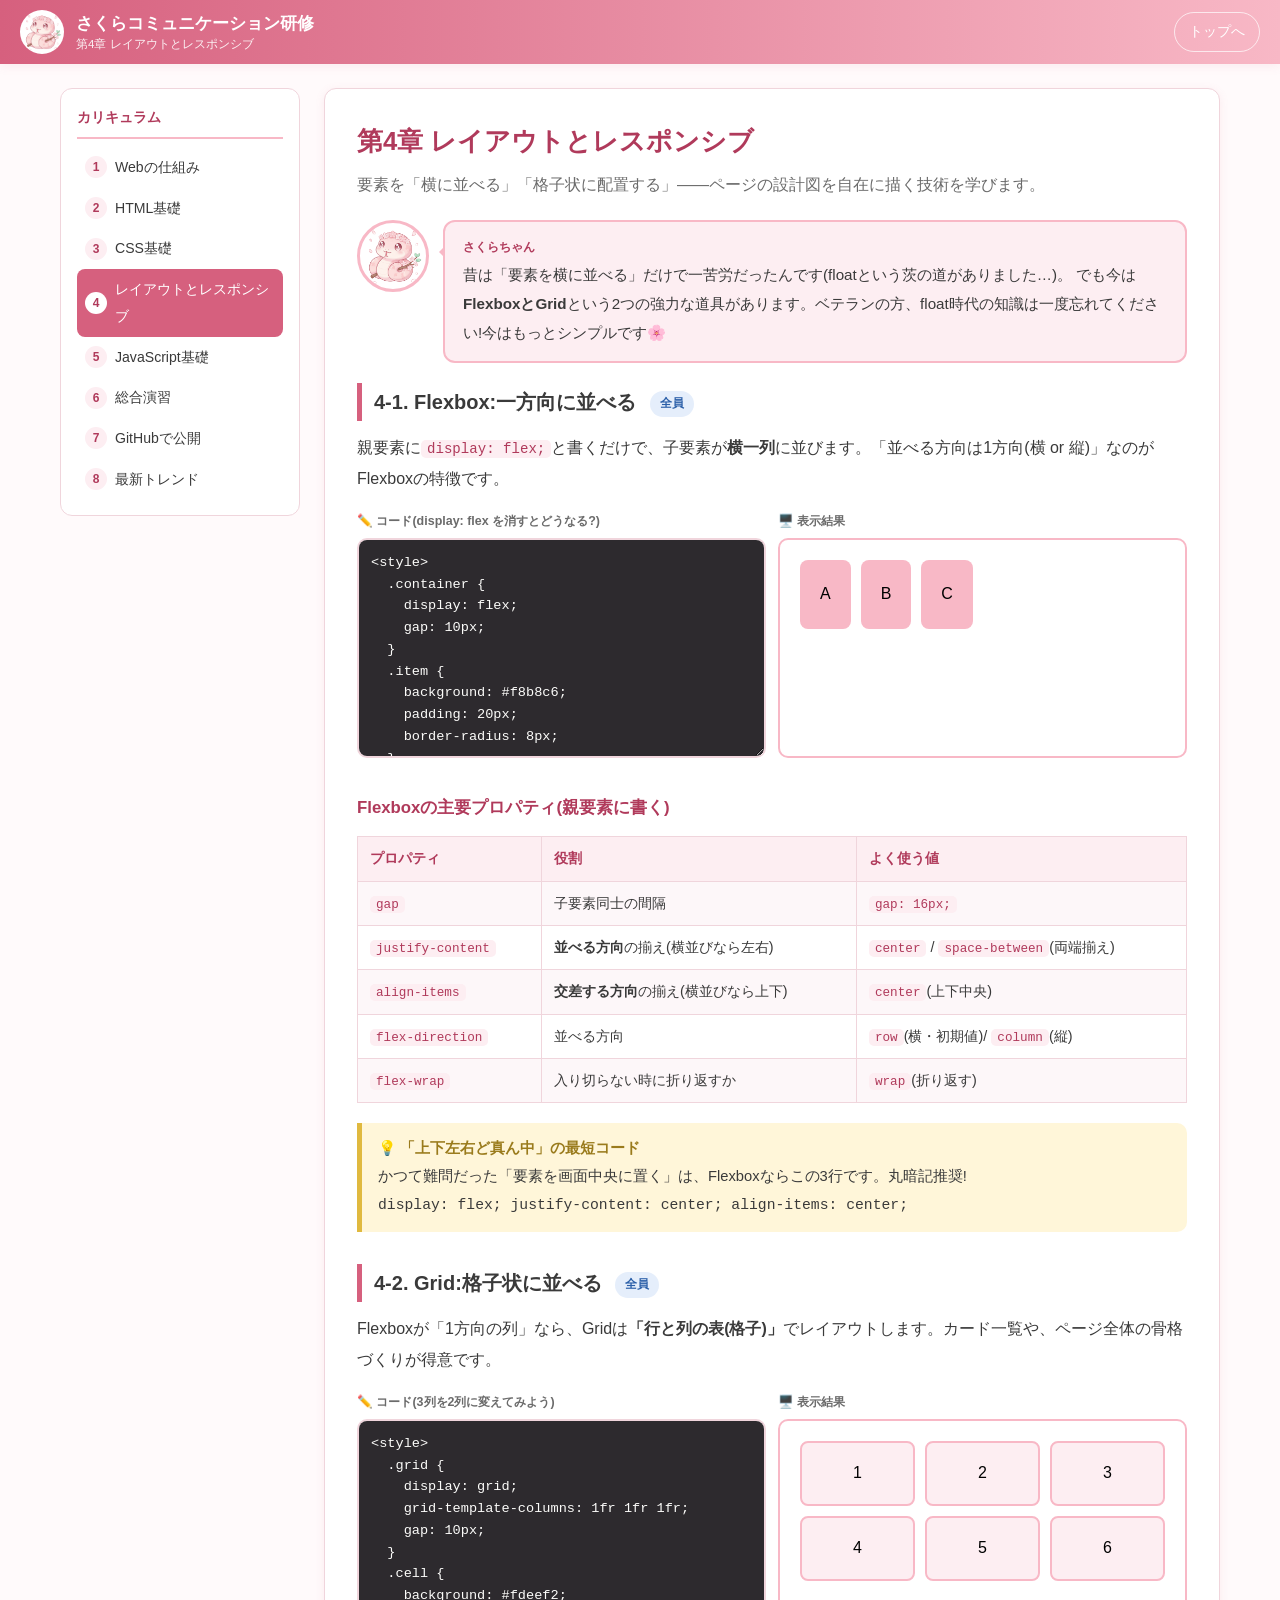
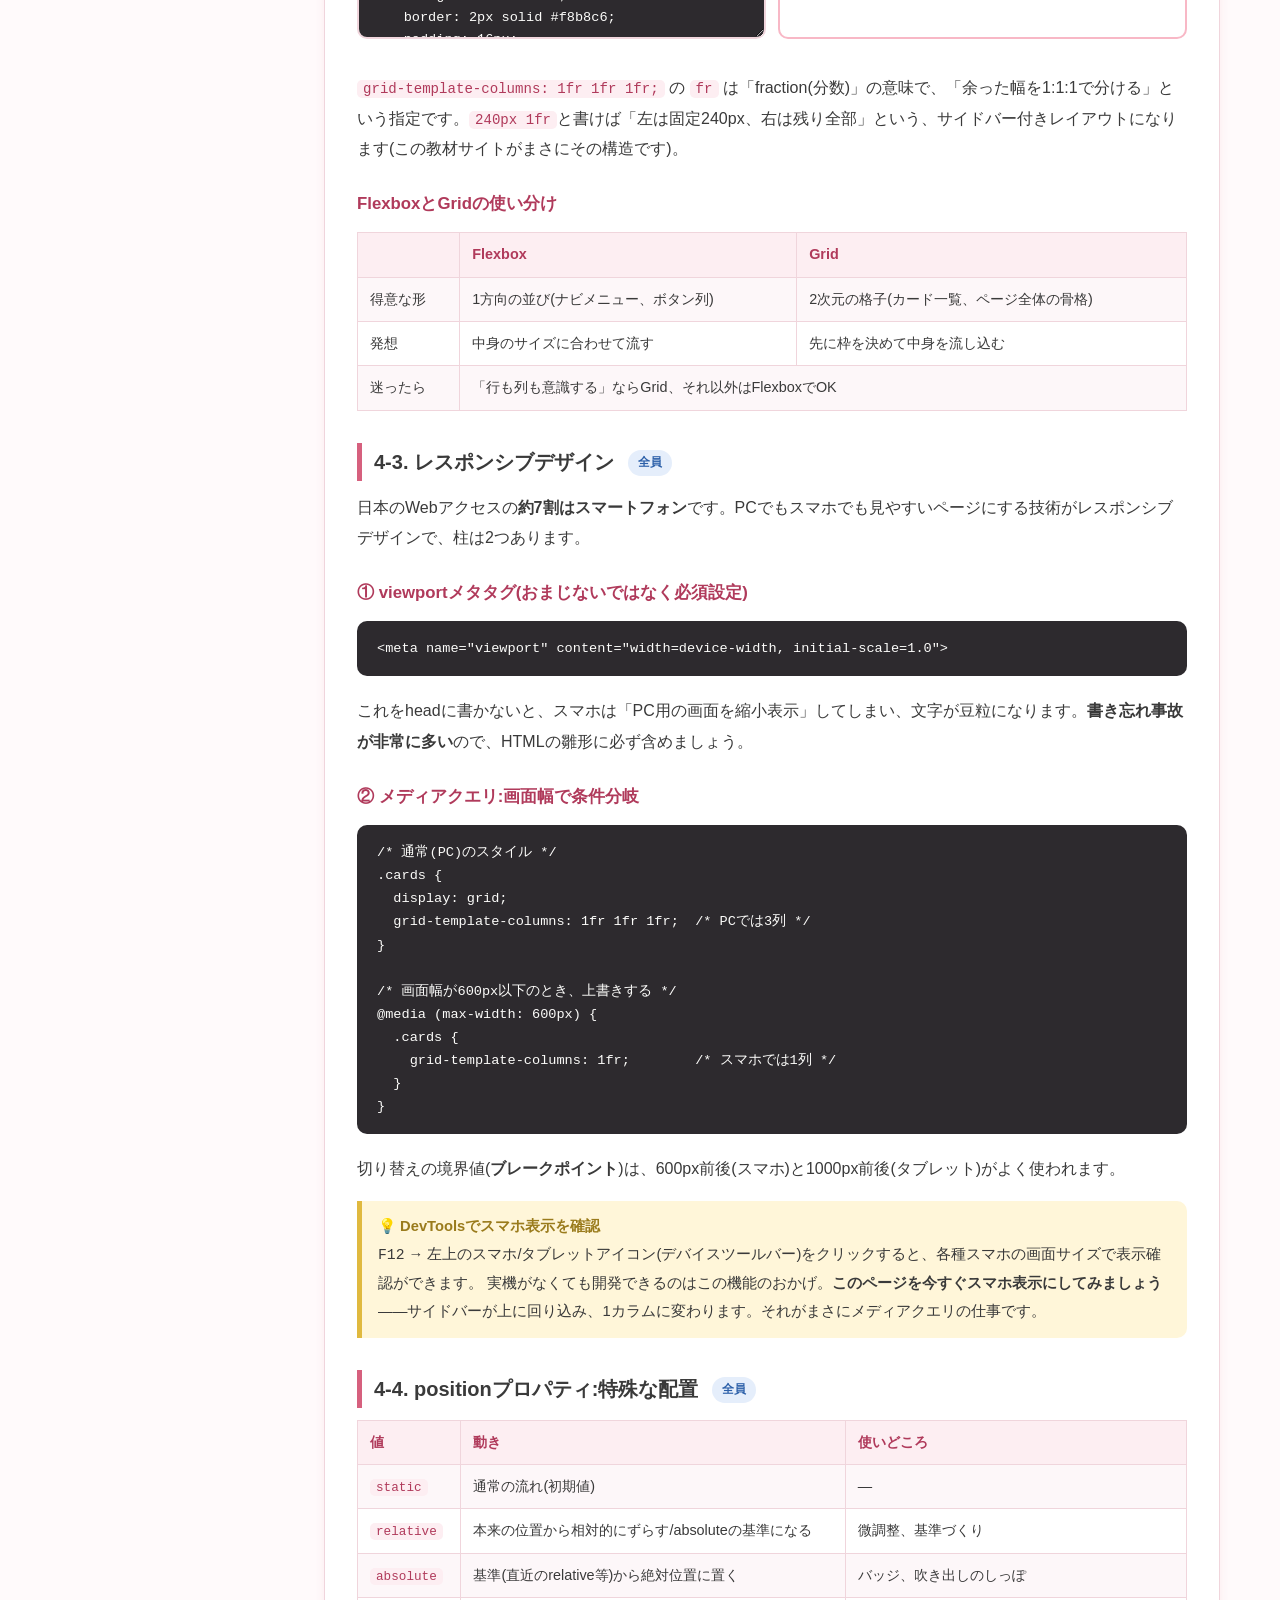
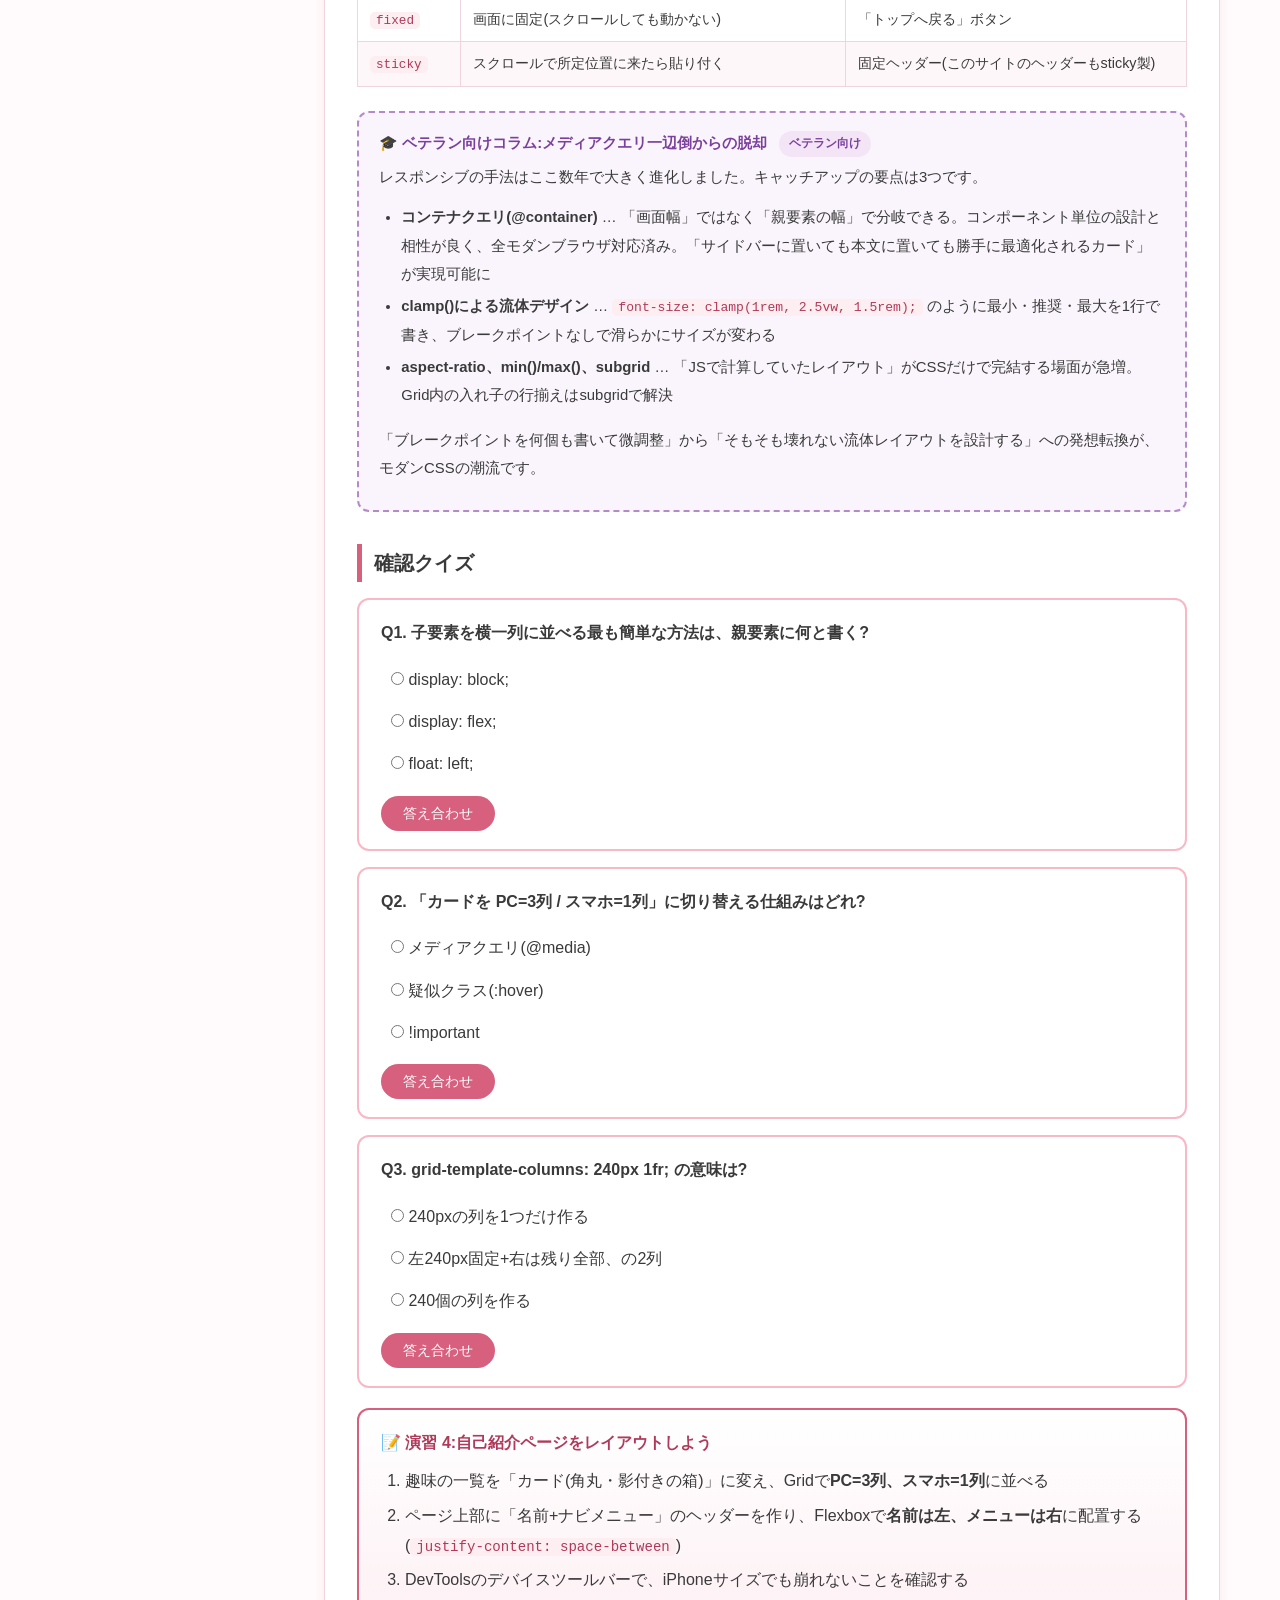
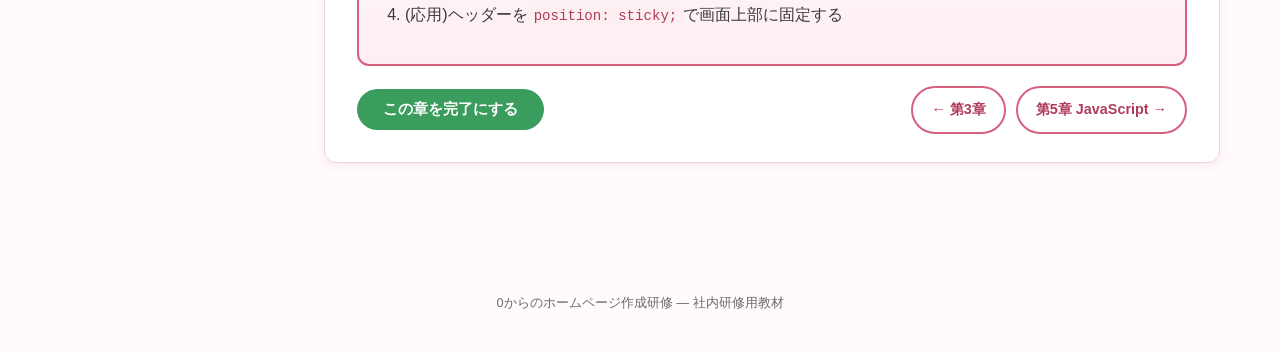
<file: chapters/04-layout.html>
<!DOCTYPE html>
<html lang="ja">
<head>
  <meta charset="UTF-8">
  <meta name="viewport" content="width=device-width, initial-scale=1.0">
  <title>第4章 レイアウトとレスポンシブ | 0からのホームページ作成研修</title>
  <link rel="stylesheet" href="../assets/css/style.css?v=4">
  <link rel="icon" href="../assets/img/sakura.png">
</head>
<body>

  <header class="site-header">
    <img src="../assets/img/sakura.png" alt="マスコットのさくらちゃん" class="logo">
    <div class="title">
      さくらコミュニケーション研修
      <small>第4章 レイアウトとレスポンシブ</small>
    </div>
    <a href="../index.html" class="home-link">トップへ</a>
  </header>

  <div class="layout">

    <nav class="sidebar">
      <h2>カリキュラム</h2>
      <ol>
        <li><a href="01-web-basics.html">Webの仕組み</a></li>
        <li><a href="02-html.html">HTML基礎</a></li>
        <li><a href="03-css.html">CSS基礎</a></li>
        <li><a href="04-layout.html">レイアウトとレスポンシブ</a></li>
        <li><a href="05-javascript.html">JavaScript基礎</a></li>
        <li><a href="06-practice.html">総合演習</a></li>
        <li><a href="07-publish.html">GitHubで公開</a></li>
        <li><a href="08-trends.html">最新トレンド</a></li>
      </ol>
    </nav>

    <main class="content">

      <section>
        <h1>第4章 レイアウトとレスポンシブ</h1>
        <p class="lead">要素を「横に並べる」「格子状に配置する」——ページの設計図を自在に描く技術を学びます。</p>

        <div class="sakura-says">
          <img src="../assets/img/sakura.png" alt="さくらちゃん">
          <div class="bubble">
            <span class="name">さくらちゃん</span>
            昔は「要素を横に並べる」だけで一苦労だったんです(floatという茨の道がありました…)。
            でも今は<strong>FlexboxとGrid</strong>という2つの強力な道具があります。ベテランの方、float時代の知識は一度忘れてください!今はもっとシンプルです🌸
          </div>
        </div>

        <h2>4-1. Flexbox:一方向に並べる <span class="badge all">全員</span></h2>
        <p>親要素に<code>display: flex;</code>と書くだけで、子要素が<strong>横一列</strong>に並びます。「並べる方向は1方向(横 or 縦)」なのがFlexboxの特徴です。</p>

        <div class="live-editor">
          <div>
            <div class="live-editor-label">✏️ コード(display: flex を消すとどうなる?)</div>
            <textarea spellcheck="false">&lt;style&gt;
  .container {
    display: flex;
    gap: 10px;
  }
  .item {
    background: #f8b8c6;
    padding: 20px;
    border-radius: 8px;
  }
&lt;/style&gt;

&lt;div class="container"&gt;
  &lt;div class="item"&gt;A&lt;/div&gt;
  &lt;div class="item"&gt;B&lt;/div&gt;
  &lt;div class="item"&gt;C&lt;/div&gt;
&lt;/div&gt;</textarea>
          </div>
          <div>
            <div class="live-editor-label">🖥️ 表示結果</div>
            <iframe title="プレビュー"></iframe>
          </div>
        </div>

        <h3>Flexboxの主要プロパティ(親要素に書く)</h3>
        <table>
          <tr><th>プロパティ</th><th>役割</th><th>よく使う値</th></tr>
          <tr>
            <td><code>gap</code></td>
            <td>子要素同士の間隔</td>
            <td><code>gap: 16px;</code></td>
          </tr>
          <tr>
            <td><code>justify-content</code></td>
            <td><strong>並べる方向</strong>の揃え(横並びなら左右)</td>
            <td><code>center</code> / <code>space-between</code>(両端揃え)</td>
          </tr>
          <tr>
            <td><code>align-items</code></td>
            <td><strong>交差する方向</strong>の揃え(横並びなら上下)</td>
            <td><code>center</code>(上下中央)</td>
          </tr>
          <tr>
            <td><code>flex-direction</code></td>
            <td>並べる方向</td>
            <td><code>row</code>(横・初期値)/ <code>column</code>(縦)</td>
          </tr>
          <tr>
            <td><code>flex-wrap</code></td>
            <td>入り切らない時に折り返すか</td>
            <td><code>wrap</code>(折り返す)</td>
          </tr>
        </table>

        <div class="note">
          <span class="note-title">💡 「上下左右ど真ん中」の最短コード</span><br>
          かつて難問だった「要素を画面中央に置く」は、Flexboxならこの3行です。丸暗記推奨!<br>
          <code>display: flex; justify-content: center; align-items: center;</code>
        </div>

        <h2>4-2. Grid:格子状に並べる <span class="badge all">全員</span></h2>
        <p>Flexboxが「1方向の列」なら、Gridは<strong>「行と列の表(格子)」</strong>でレイアウトします。カード一覧や、ページ全体の骨格づくりが得意です。</p>

        <div class="live-editor">
          <div>
            <div class="live-editor-label">✏️ コード(3列を2列に変えてみよう)</div>
            <textarea spellcheck="false">&lt;style&gt;
  .grid {
    display: grid;
    grid-template-columns: 1fr 1fr 1fr;
    gap: 10px;
  }
  .cell {
    background: #fdeef2;
    border: 2px solid #f8b8c6;
    padding: 16px;
    border-radius: 8px;
    text-align: center;
  }
&lt;/style&gt;

&lt;div class="grid"&gt;
  &lt;div class="cell"&gt;1&lt;/div&gt;
  &lt;div class="cell"&gt;2&lt;/div&gt;
  &lt;div class="cell"&gt;3&lt;/div&gt;
  &lt;div class="cell"&gt;4&lt;/div&gt;
  &lt;div class="cell"&gt;5&lt;/div&gt;
  &lt;div class="cell"&gt;6&lt;/div&gt;
&lt;/div&gt;</textarea>
          </div>
          <div>
            <div class="live-editor-label">🖥️ 表示結果</div>
            <iframe title="プレビュー"></iframe>
          </div>
        </div>

        <p><code>grid-template-columns: 1fr 1fr 1fr;</code> の <code>fr</code> は「fraction(分数)」の意味で、「余った幅を1:1:1で分ける」という指定です。<code>240px 1fr</code>と書けば「左は固定240px、右は残り全部」という、サイドバー付きレイアウトになります(この教材サイトがまさにその構造です)。</p>

        <h3>FlexboxとGridの使い分け</h3>
        <table>
          <tr><th></th><th>Flexbox</th><th>Grid</th></tr>
          <tr><td>得意な形</td><td>1方向の並び(ナビメニュー、ボタン列)</td><td>2次元の格子(カード一覧、ページ全体の骨格)</td></tr>
          <tr><td>発想</td><td>中身のサイズに合わせて流す</td><td>先に枠を決めて中身を流し込む</td></tr>
          <tr><td>迷ったら</td><td colspan="2">「行も列も意識する」ならGrid、それ以外はFlexboxでOK</td></tr>
        </table>

        <h2>4-3. レスポンシブデザイン <span class="badge all">全員</span></h2>
        <p>日本のWebアクセスの<strong>約7割はスマートフォン</strong>です。PCでもスマホでも見やすいページにする技術がレスポンシブデザインで、柱は2つあります。</p>

        <h3>① viewportメタタグ(おまじないではなく必須設定)</h3>
        <pre><code>&lt;meta name="viewport" content="width=device-width, initial-scale=1.0"&gt;</code></pre>
        <p>これをheadに書かないと、スマホは「PC用の画面を縮小表示」してしまい、文字が豆粒になります。<strong>書き忘れ事故が非常に多い</strong>ので、HTMLの雛形に必ず含めましょう。</p>

        <h3>② メディアクエリ:画面幅で条件分岐</h3>
        <pre><code>/* 通常(PC)のスタイル */
.cards {
  display: grid;
  grid-template-columns: 1fr 1fr 1fr;  /* PCでは3列 */
}

/* 画面幅が600px以下のとき、上書きする */
@media (max-width: 600px) {
  .cards {
    grid-template-columns: 1fr;        /* スマホでは1列 */
  }
}</code></pre>
        <p>切り替えの境界値(<strong>ブレークポイント</strong>)は、600px前後(スマホ)と1000px前後(タブレット)がよく使われます。</p>

        <div class="note">
          <span class="note-title">💡 DevToolsでスマホ表示を確認</span><br>
          <code>F12</code> → 左上のスマホ/タブレットアイコン(デバイスツールバー)をクリックすると、各種スマホの画面サイズで表示確認ができます。
          実機がなくても開発できるのはこの機能のおかげ。<strong>このページを今すぐスマホ表示にしてみましょう</strong>——サイドバーが上に回り込み、1カラムに変わります。それがまさにメディアクエリの仕事です。
        </div>

        <h2>4-4. positionプロパティ:特殊な配置 <span class="badge all">全員</span></h2>
        <table>
          <tr><th>値</th><th>動き</th><th>使いどころ</th></tr>
          <tr><td><code>static</code></td><td>通常の流れ(初期値)</td><td>—</td></tr>
          <tr><td><code>relative</code></td><td>本来の位置から相対的にずらす/absoluteの基準になる</td><td>微調整、基準づくり</td></tr>
          <tr><td><code>absolute</code></td><td>基準(直近のrelative等)から絶対位置に置く</td><td>バッジ、吹き出しのしっぽ</td></tr>
          <tr><td><code>fixed</code></td><td>画面に固定(スクロールしても動かない)</td><td>「トップへ戻る」ボタン</td></tr>
          <tr><td><code>sticky</code></td><td>スクロールで所定位置に来たら貼り付く</td><td>固定ヘッダー(このサイトのヘッダーもsticky製)</td></tr>
        </table>

        <div class="column-advanced">
          <div class="column-title">🎓 ベテラン向けコラム:メディアクエリ一辺倒からの脱却 <span class="badge advanced">ベテラン向け</span></div>
          <p>レスポンシブの手法はここ数年で大きく進化しました。キャッチアップの要点は3つです。</p>
          <ul>
            <li><strong>コンテナクエリ(@container)</strong> … 「画面幅」ではなく「親要素の幅」で分岐できる。コンポーネント単位の設計と相性が良く、全モダンブラウザ対応済み。「サイドバーに置いても本文に置いても勝手に最適化されるカード」が実現可能に</li>
            <li><strong>clamp()による流体デザイン</strong> … <code>font-size: clamp(1rem, 2.5vw, 1.5rem);</code> のように最小・推奨・最大を1行で書き、ブレークポイントなしで滑らかにサイズが変わる</li>
            <li><strong>aspect-ratio、min()/max()、subgrid</strong> … 「JSで計算していたレイアウト」がCSSだけで完結する場面が急増。Grid内の入れ子の行揃えはsubgridで解決</li>
          </ul>
          <p>「ブレークポイントを何個も書いて微調整」から「そもそも壊れない流体レイアウトを設計する」への発想転換が、モダンCSSの潮流です。</p>
        </div>

        <h2>確認クイズ</h2>

        <div class="quiz">
          <p class="quiz-q">Q1. 子要素を横一列に並べる最も簡単な方法は、親要素に何と書く?</p>
          <label><input type="radio" name="q1" value="a"> display: block;</label>
          <label><input type="radio" name="q1" value="b"> display: flex;</label>
          <label><input type="radio" name="q1" value="c"> float: left;</label>
          <button class="quiz-check" data-name="q1" data-answer="b" data-explain="display: flex; の1行で子要素が横に並びます。floatによるレイアウトは過去の手法です。">答え合わせ</button>
          <p class="quiz-result"></p>
        </div>

        <div class="quiz">
          <p class="quiz-q">Q2. 「カードを PC=3列 / スマホ=1列」に切り替える仕組みはどれ?</p>
          <label><input type="radio" name="q2" value="a"> メディアクエリ(@media)</label>
          <label><input type="radio" name="q2" value="b"> 疑似クラス(:hover)</label>
          <label><input type="radio" name="q2" value="c"> !important</label>
          <button class="quiz-check" data-name="q2" data-answer="a" data-explain="@media (max-width: 600px) { … } のように、画面幅を条件にスタイルを上書きします。">答え合わせ</button>
          <p class="quiz-result"></p>
        </div>

        <div class="quiz">
          <p class="quiz-q">Q3. grid-template-columns: 240px 1fr; の意味は?</p>
          <label><input type="radio" name="q3" value="a"> 240pxの列を1つだけ作る</label>
          <label><input type="radio" name="q3" value="b"> 左240px固定+右は残り全部、の2列</label>
          <label><input type="radio" name="q3" value="c"> 240個の列を作る</label>
          <button class="quiz-check" data-name="q3" data-answer="b" data-explain="frは『余りをその比率で分ける』単位。固定幅と組み合わせるとサイドバー型レイアウトになります。">答え合わせ</button>
          <p class="quiz-result"></p>
        </div>

        <div class="exercise">
          <div class="exercise-title">📝 演習 4:自己紹介ページをレイアウトしよう</div>
          <ol>
            <li>趣味の一覧を「カード(角丸・影付きの箱)」に変え、Gridで<strong>PC=3列、スマホ=1列</strong>に並べる</li>
            <li>ページ上部に「名前+ナビメニュー」のヘッダーを作り、Flexboxで<strong>名前は左、メニューは右</strong>に配置する(<code>justify-content: space-between</code>)</li>
            <li>DevToolsのデバイスツールバーで、iPhoneサイズでも崩れないことを確認する</li>
            <li>(応用)ヘッダーを<code>position: sticky;</code>で画面上部に固定する</li>
          </ol>
        </div>

        <div class="chapter-footer">
          <button class="btn-done">この章を完了にする</button>
          <div class="pager">
            <a href="03-css.html">← 第3章</a>
            <a href="05-javascript.html">第5章 JavaScript →</a>
          </div>
        </div>
      </section>

    </main>
  </div>

  <footer class="site-footer">
    0からのホームページ作成研修 — 社内研修用教材
  </footer>

  <script src="../assets/js/main.js?v=4"></script>
</body>
</html>
</file>
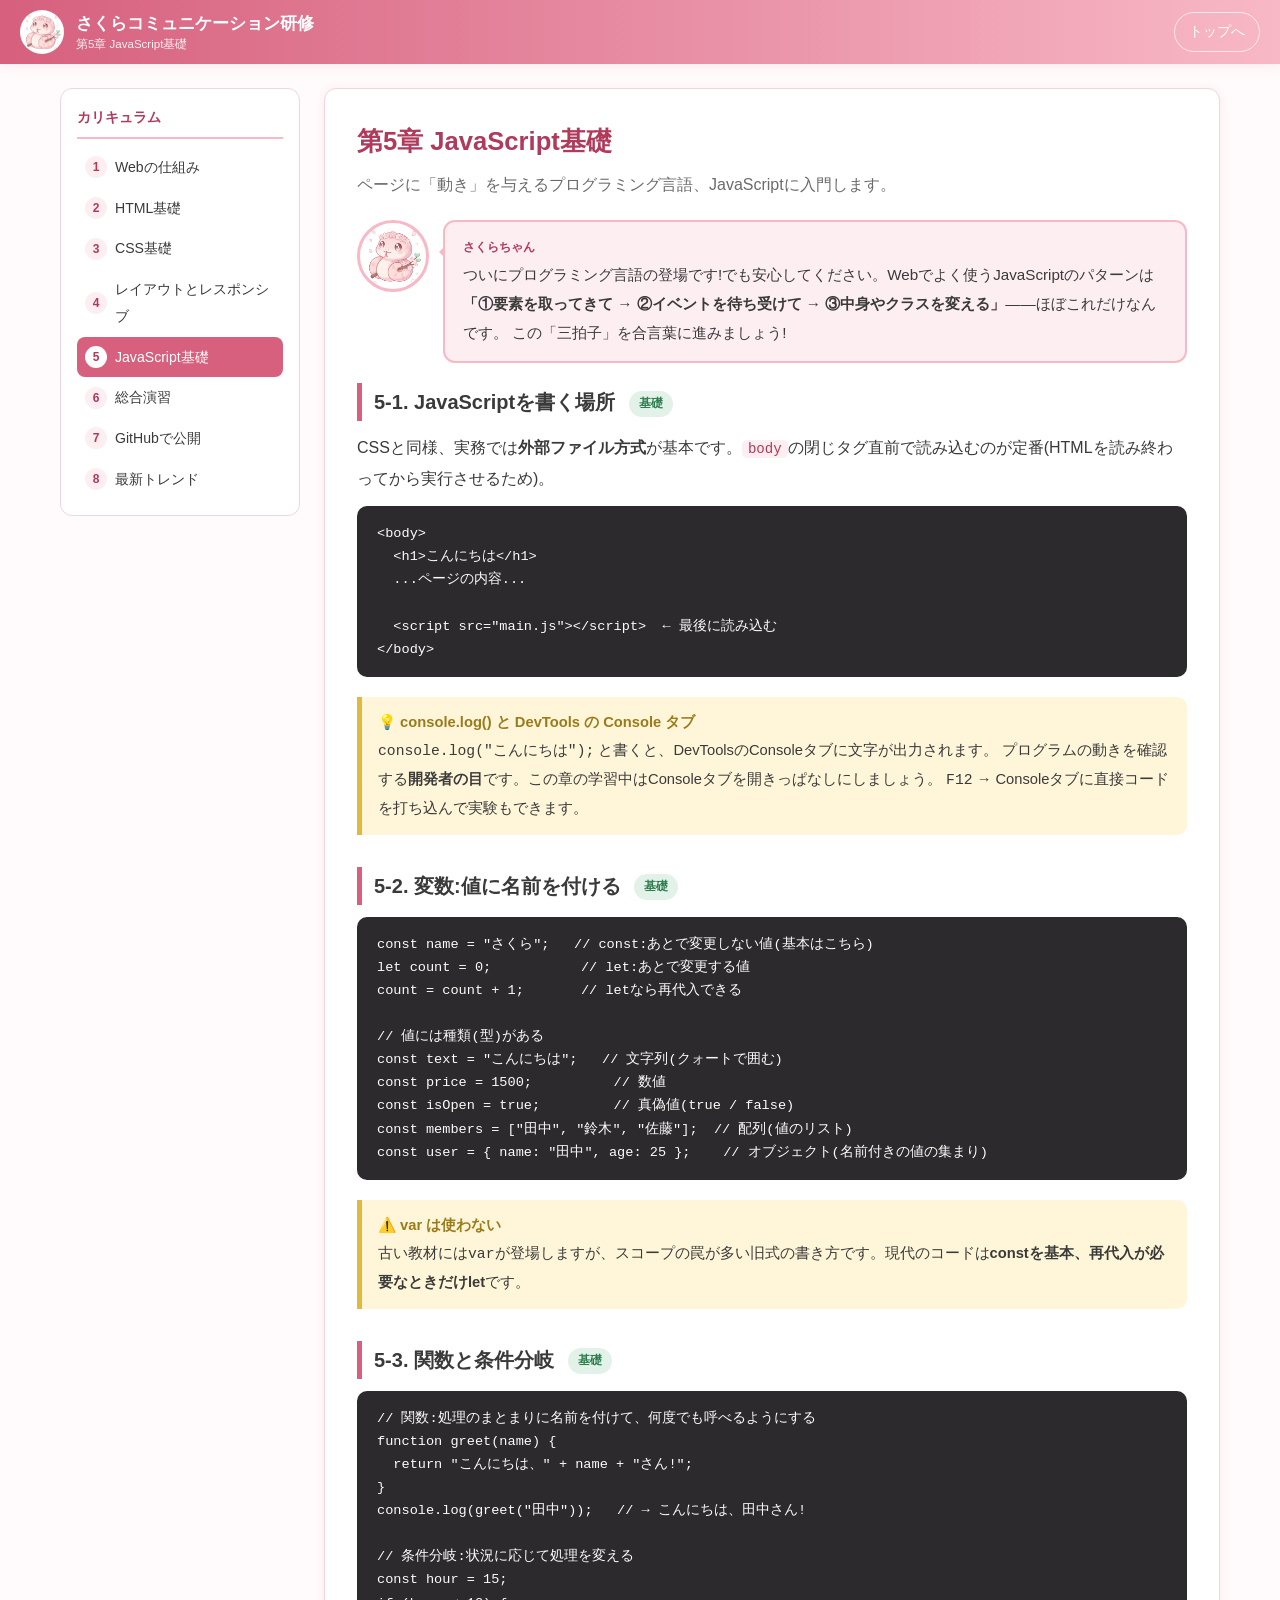
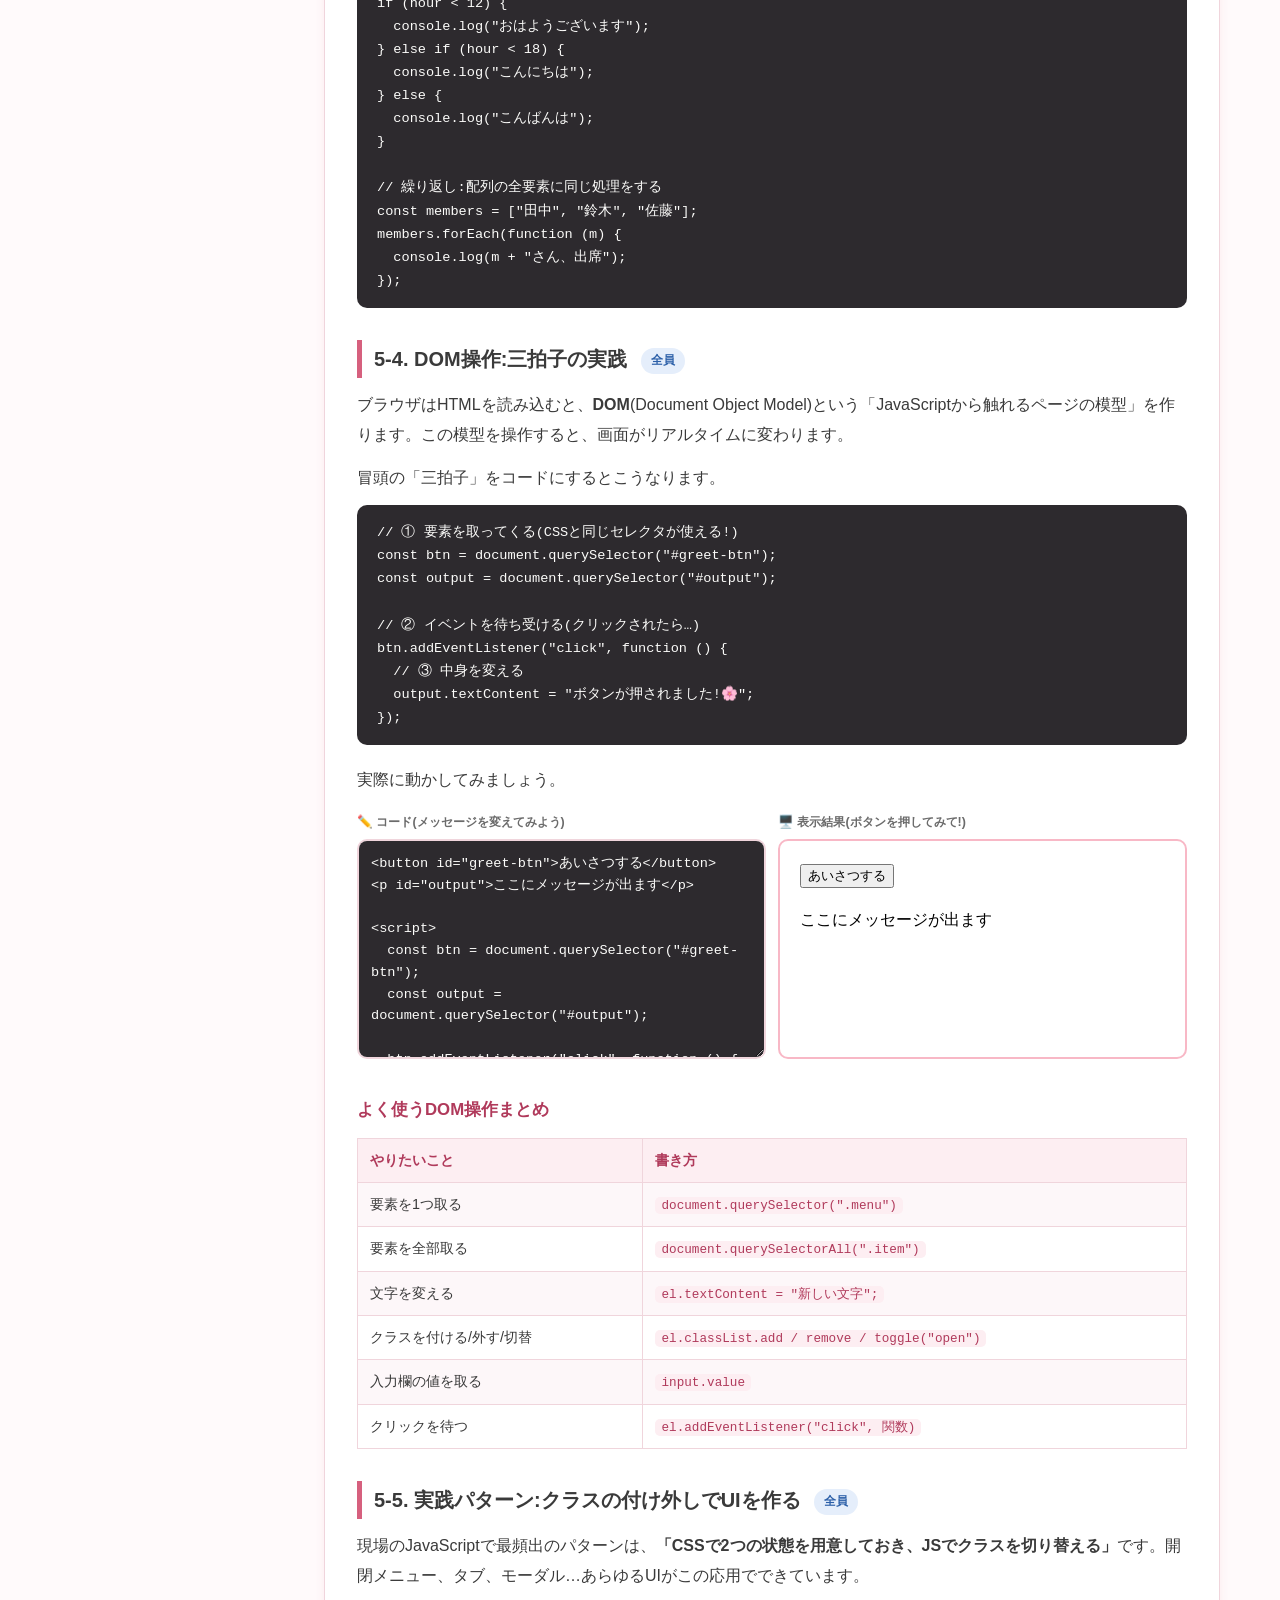
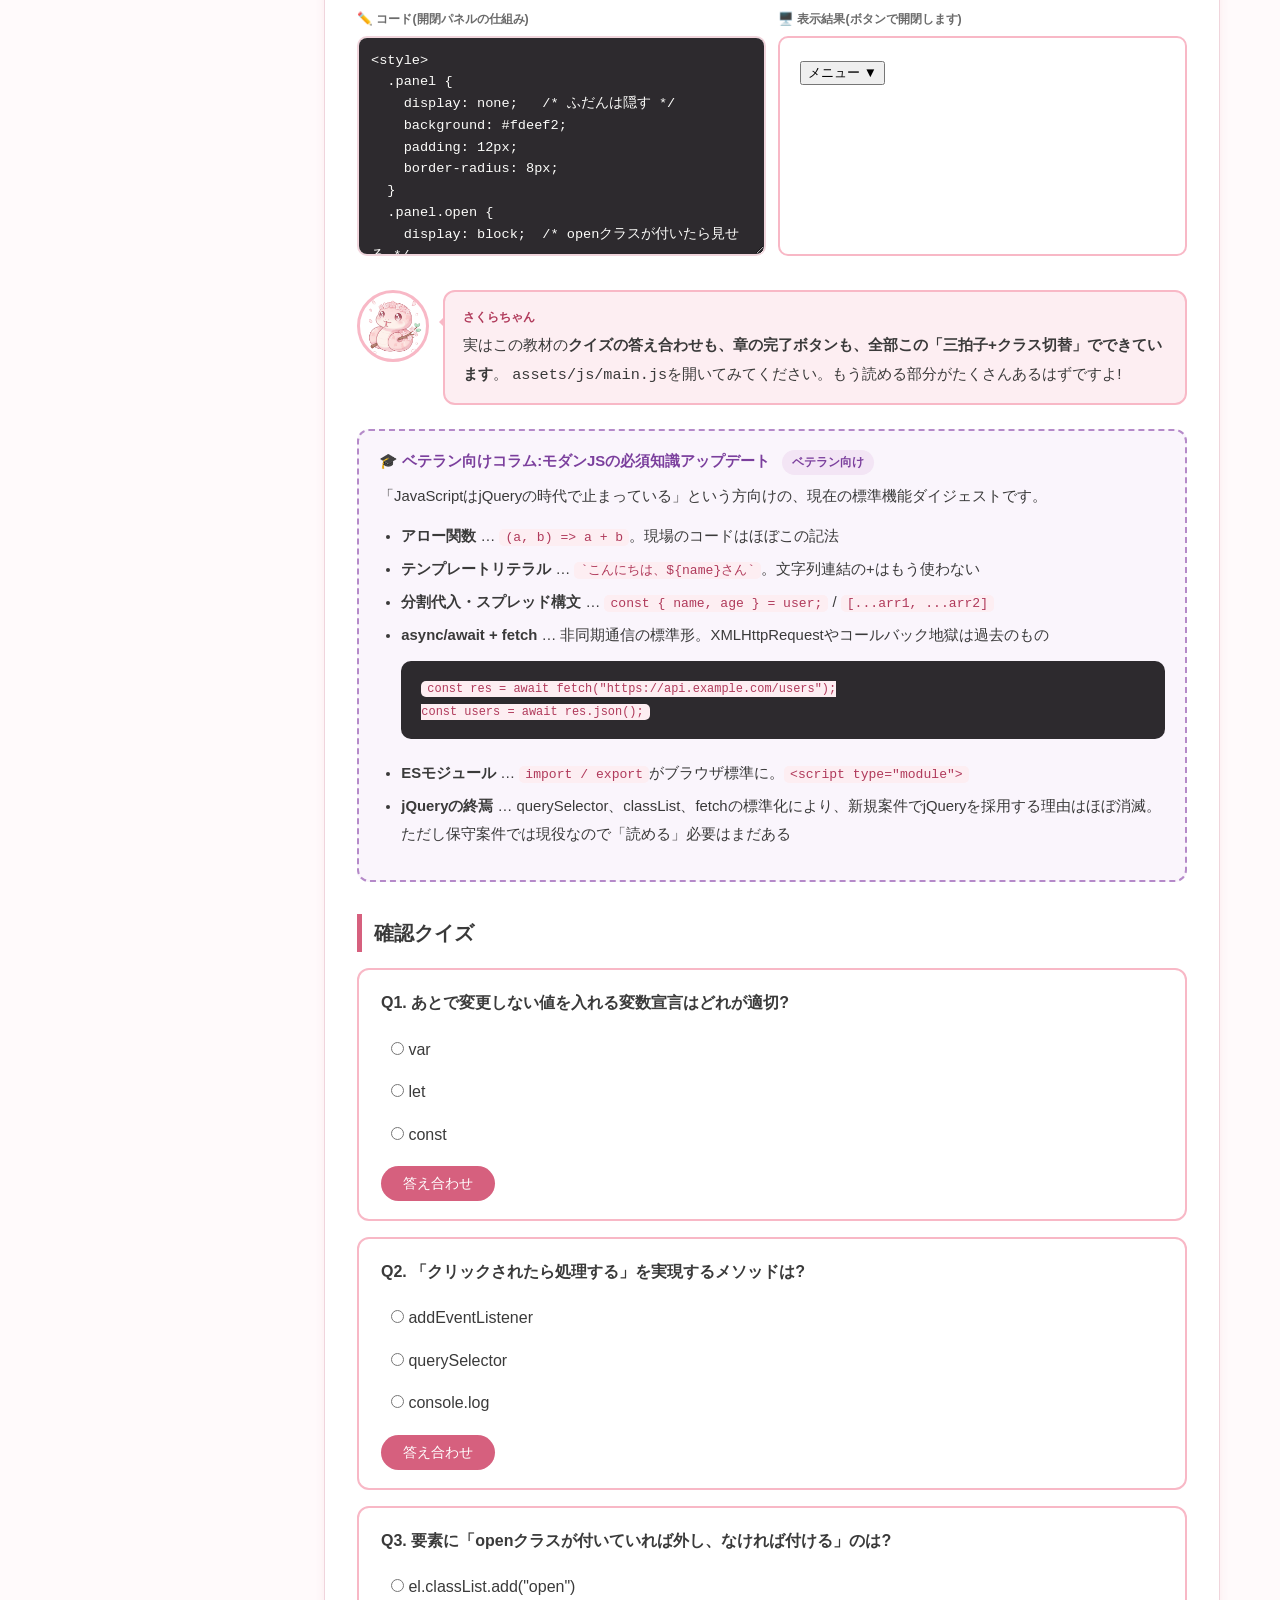
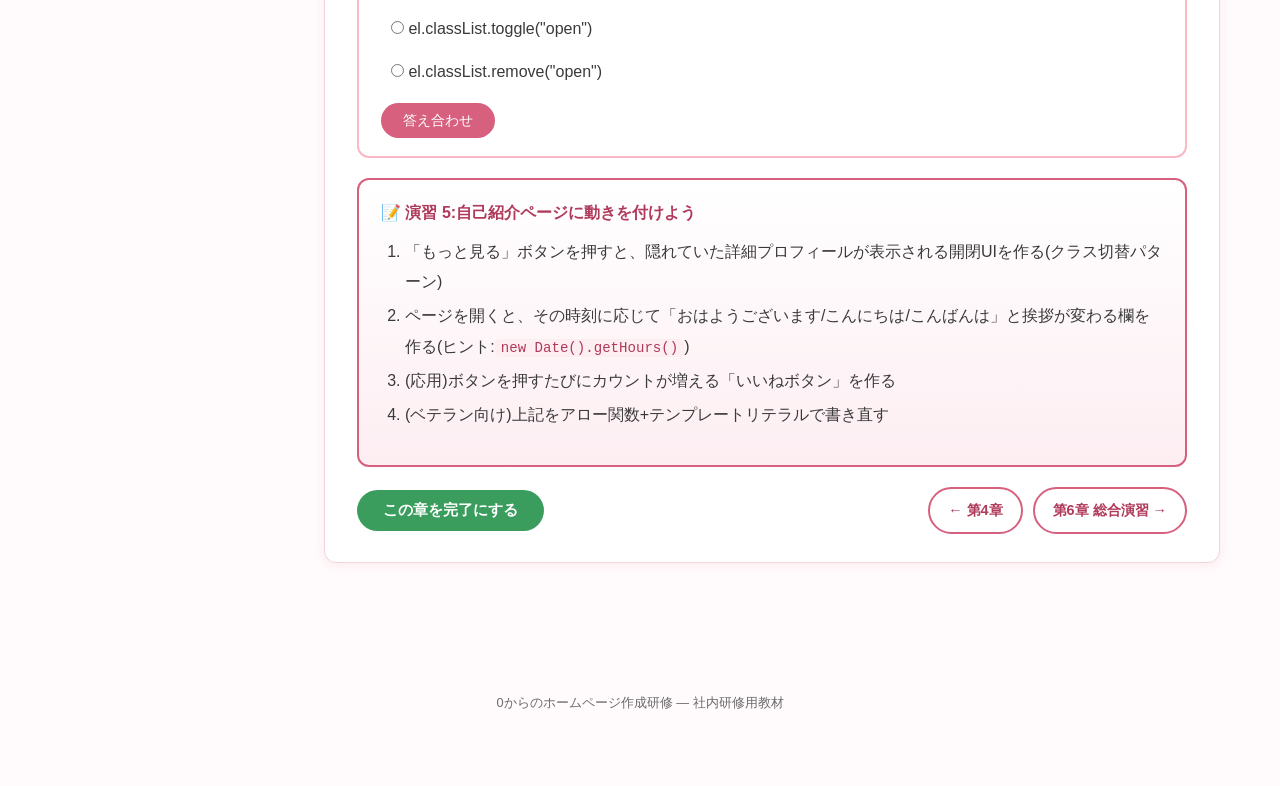
<file: chapters/05-javascript.html>
<!DOCTYPE html>
<html lang="ja">
<head>
  <meta charset="UTF-8">
  <meta name="viewport" content="width=device-width, initial-scale=1.0">
  <title>第5章 JavaScript基礎 | 0からのホームページ作成研修</title>
  <link rel="stylesheet" href="../assets/css/style.css?v=4">
  <link rel="icon" href="../assets/img/sakura.png">
</head>
<body>

  <header class="site-header">
    <img src="../assets/img/sakura.png" alt="マスコットのさくらちゃん" class="logo">
    <div class="title">
      さくらコミュニケーション研修
      <small>第5章 JavaScript基礎</small>
    </div>
    <a href="../index.html" class="home-link">トップへ</a>
  </header>

  <div class="layout">

    <nav class="sidebar">
      <h2>カリキュラム</h2>
      <ol>
        <li><a href="01-web-basics.html">Webの仕組み</a></li>
        <li><a href="02-html.html">HTML基礎</a></li>
        <li><a href="03-css.html">CSS基礎</a></li>
        <li><a href="04-layout.html">レイアウトとレスポンシブ</a></li>
        <li><a href="05-javascript.html">JavaScript基礎</a></li>
        <li><a href="06-practice.html">総合演習</a></li>
        <li><a href="07-publish.html">GitHubで公開</a></li>
        <li><a href="08-trends.html">最新トレンド</a></li>
      </ol>
    </nav>

    <main class="content">

      <section>
        <h1>第5章 JavaScript基礎</h1>
        <p class="lead">ページに「動き」を与えるプログラミング言語、JavaScriptに入門します。</p>

        <div class="sakura-says">
          <img src="../assets/img/sakura.png" alt="さくらちゃん">
          <div class="bubble">
            <span class="name">さくらちゃん</span>
            ついにプログラミング言語の登場です!でも安心してください。Webでよく使うJavaScriptのパターンは
            <strong>「①要素を取ってきて → ②イベントを待ち受けて → ③中身やクラスを変える」</strong>——ほぼこれだけなんです。
            この「三拍子」を合言葉に進みましょう!
          </div>
        </div>

        <h2>5-1. JavaScriptを書く場所 <span class="badge basic">基礎</span></h2>
        <p>CSSと同様、実務では<strong>外部ファイル方式</strong>が基本です。<code>body</code>の閉じタグ直前で読み込むのが定番(HTMLを読み終わってから実行させるため)。</p>
        <pre><code>&lt;body&gt;
  &lt;h1&gt;こんにちは&lt;/h1&gt;
  ...ページの内容...

  &lt;script src="main.js"&gt;&lt;/script&gt;  ← 最後に読み込む
&lt;/body&gt;</code></pre>
        <div class="note">
          <span class="note-title">💡 console.log() と DevTools の Console タブ</span><br>
          <code>console.log("こんにちは");</code> と書くと、DevToolsのConsoleタブに文字が出力されます。
          プログラムの動きを確認する<strong>開発者の目</strong>です。この章の学習中はConsoleタブを開きっぱなしにしましょう。
          <code>F12</code> → Consoleタブに直接コードを打ち込んで実験もできます。
        </div>

        <h2>5-2. 変数:値に名前を付ける <span class="badge basic">基礎</span></h2>
        <pre><code>const name = "さくら";   // const:あとで変更しない値(基本はこちら)
let count = 0;           // let:あとで変更する値
count = count + 1;       // letなら再代入できる

// 値には種類(型)がある
const text = "こんにちは";   // 文字列(クォートで囲む)
const price = 1500;          // 数値
const isOpen = true;         // 真偽値(true / false)
const members = ["田中", "鈴木", "佐藤"];  // 配列(値のリスト)
const user = { name: "田中", age: 25 };    // オブジェクト(名前付きの値の集まり)</code></pre>
        <div class="note">
          <span class="note-title">⚠️ var は使わない</span><br>
          古い教材には<code>var</code>が登場しますが、スコープの罠が多い旧式の書き方です。現代のコードは<strong>constを基本、再代入が必要なときだけlet</strong>です。
        </div>

        <h2>5-3. 関数と条件分岐 <span class="badge basic">基礎</span></h2>
        <pre><code>// 関数:処理のまとまりに名前を付けて、何度でも呼べるようにする
function greet(name) {
  return "こんにちは、" + name + "さん!";
}
console.log(greet("田中"));   // → こんにちは、田中さん!

// 条件分岐:状況に応じて処理を変える
const hour = 15;
if (hour < 12) {
  console.log("おはようございます");
} else if (hour < 18) {
  console.log("こんにちは");
} else {
  console.log("こんばんは");
}

// 繰り返し:配列の全要素に同じ処理をする
const members = ["田中", "鈴木", "佐藤"];
members.forEach(function (m) {
  console.log(m + "さん、出席");
});</code></pre>

        <h2>5-4. DOM操作:三拍子の実践 <span class="badge all">全員</span></h2>
        <p>ブラウザはHTMLを読み込むと、<strong>DOM</strong>(Document Object Model)という「JavaScriptから触れるページの模型」を作ります。この模型を操作すると、画面がリアルタイムに変わります。</p>
        <p>冒頭の「三拍子」をコードにするとこうなります。</p>
        <pre><code>// ① 要素を取ってくる(CSSと同じセレクタが使える!)
const btn = document.querySelector("#greet-btn");
const output = document.querySelector("#output");

// ② イベントを待ち受ける(クリックされたら…)
btn.addEventListener("click", function () {
  // ③ 中身を変える
  output.textContent = "ボタンが押されました!🌸";
});</code></pre>

        <p>実際に動かしてみましょう。</p>
        <div class="live-editor">
          <div>
            <div class="live-editor-label">✏️ コード(メッセージを変えてみよう)</div>
            <textarea spellcheck="false">&lt;button id="greet-btn"&gt;あいさつする&lt;/button&gt;
&lt;p id="output"&gt;ここにメッセージが出ます&lt;/p&gt;

&lt;script&gt;
  const btn = document.querySelector("#greet-btn");
  const output = document.querySelector("#output");

  btn.addEventListener("click", function () {
    output.textContent = "こんにちは!🌸";
    output.style.color = "#d6607e";
  });
&lt;/script&gt;</textarea>
          </div>
          <div>
            <div class="live-editor-label">🖥️ 表示結果(ボタンを押してみて!)</div>
            <iframe title="プレビュー"></iframe>
          </div>
        </div>

        <h3>よく使うDOM操作まとめ</h3>
        <table>
          <tr><th>やりたいこと</th><th>書き方</th></tr>
          <tr><td>要素を1つ取る</td><td><code>document.querySelector(".menu")</code></td></tr>
          <tr><td>要素を全部取る</td><td><code>document.querySelectorAll(".item")</code></td></tr>
          <tr><td>文字を変える</td><td><code>el.textContent = "新しい文字";</code></td></tr>
          <tr><td>クラスを付ける/外す/切替</td><td><code>el.classList.add / remove / toggle("open")</code></td></tr>
          <tr><td>入力欄の値を取る</td><td><code>input.value</code></td></tr>
          <tr><td>クリックを待つ</td><td><code>el.addEventListener("click", 関数)</code></td></tr>
        </table>

        <h2>5-5. 実践パターン:クラスの付け外しでUIを作る <span class="badge all">全員</span></h2>
        <p>現場のJavaScriptで最頻出のパターンは、<strong>「CSSで2つの状態を用意しておき、JSでクラスを切り替える」</strong>です。開閉メニュー、タブ、モーダル…あらゆるUIがこの応用でできています。</p>

        <div class="live-editor">
          <div>
            <div class="live-editor-label">✏️ コード(開閉パネルの仕組み)</div>
            <textarea spellcheck="false">&lt;style&gt;
  .panel {
    display: none;   /* ふだんは隠す */
    background: #fdeef2;
    padding: 12px;
    border-radius: 8px;
  }
  .panel.open {
    display: block;  /* openクラスが付いたら見せる */
  }
&lt;/style&gt;

&lt;button id="toggle"&gt;メニュー ▼&lt;/button&gt;
&lt;div class="panel" id="menu"&gt;
  &lt;p&gt;・会社概要&lt;/p&gt;
  &lt;p&gt;・事業内容&lt;/p&gt;
  &lt;p&gt;・お問い合わせ&lt;/p&gt;
&lt;/div&gt;

&lt;script&gt;
  const btn = document.querySelector("#toggle");
  const menu = document.querySelector("#menu");
  btn.addEventListener("click", function () {
    menu.classList.toggle("open");
  });
&lt;/script&gt;</textarea>
          </div>
          <div>
            <div class="live-editor-label">🖥️ 表示結果(ボタンで開閉します)</div>
            <iframe title="プレビュー"></iframe>
          </div>
        </div>

        <div class="sakura-says">
          <img src="../assets/img/sakura.png" alt="さくらちゃん">
          <div class="bubble">
            <span class="name">さくらちゃん</span>
            実はこの教材の<strong>クイズの答え合わせも、章の完了ボタンも、全部この「三拍子+クラス切替」でできています</strong>。
            <code>assets/js/main.js</code>を開いてみてください。もう読める部分がたくさんあるはずですよ!
          </div>
        </div>

        <div class="column-advanced">
          <div class="column-title">🎓 ベテラン向けコラム:モダンJSの必須知識アップデート <span class="badge advanced">ベテラン向け</span></div>
          <p>「JavaScriptはjQueryの時代で止まっている」という方向けの、現在の標準機能ダイジェストです。</p>
          <ul>
            <li><strong>アロー関数</strong> … <code>(a, b) =&gt; a + b</code>。現場のコードはほぼこの記法</li>
            <li><strong>テンプレートリテラル</strong> … <code>`こんにちは、${name}さん`</code>。文字列連結の+はもう使わない</li>
            <li><strong>分割代入・スプレッド構文</strong> … <code>const { name, age } = user;</code> / <code>[...arr1, ...arr2]</code></li>
            <li><strong>async/await + fetch</strong> … 非同期通信の標準形。XMLHttpRequestやコールバック地獄は過去のもの
              <pre><code>const res = await fetch("https://api.example.com/users");
const users = await res.json();</code></pre></li>
            <li><strong>ESモジュール</strong> … <code>import / export</code>がブラウザ標準に。<code>&lt;script type="module"&gt;</code></li>
            <li><strong>jQueryの終焉</strong> … querySelector、classList、fetchの標準化により、新規案件でjQueryを採用する理由はほぼ消滅。ただし保守案件では現役なので「読める」必要はまだある</li>
          </ul>
        </div>

        <h2>確認クイズ</h2>

        <div class="quiz">
          <p class="quiz-q">Q1. あとで変更しない値を入れる変数宣言はどれが適切?</p>
          <label><input type="radio" name="q1" value="a"> var</label>
          <label><input type="radio" name="q1" value="b"> let</label>
          <label><input type="radio" name="q1" value="c"> const</label>
          <button class="quiz-check" data-name="q1" data-answer="c" data-explain="constが基本、再代入するときだけlet、varは使わない、が現代の鉄則です。">答え合わせ</button>
          <p class="quiz-result"></p>
        </div>

        <div class="quiz">
          <p class="quiz-q">Q2. 「クリックされたら処理する」を実現するメソッドは?</p>
          <label><input type="radio" name="q2" value="a"> addEventListener</label>
          <label><input type="radio" name="q2" value="b"> querySelector</label>
          <label><input type="radio" name="q2" value="c"> console.log</label>
          <button class="quiz-check" data-name="q2" data-answer="a" data-explain="querySelectorで取ってきた要素に、addEventListenerでイベントを待ち受けさせます。三拍子の②です。">答え合わせ</button>
          <p class="quiz-result"></p>
        </div>

        <div class="quiz">
          <p class="quiz-q">Q3. 要素に「openクラスが付いていれば外し、なければ付ける」のは?</p>
          <label><input type="radio" name="q3" value="a"> el.classList.add("open")</label>
          <label><input type="radio" name="q3" value="b"> el.classList.toggle("open")</label>
          <label><input type="radio" name="q3" value="c"> el.classList.remove("open")</label>
          <button class="quiz-check" data-name="q3" data-answer="b" data-explain="toggleは付け外しを自動で切り替えます。開閉UIの定番です。">答え合わせ</button>
          <p class="quiz-result"></p>
        </div>

        <div class="exercise">
          <div class="exercise-title">📝 演習 5:自己紹介ページに動きを付けよう</div>
          <ol>
            <li>「もっと見る」ボタンを押すと、隠れていた詳細プロフィールが表示される開閉UIを作る(クラス切替パターン)</li>
            <li>ページを開くと、その時刻に応じて「おはようございます/こんにちは/こんばんは」と挨拶が変わる欄を作る(ヒント:<code>new Date().getHours()</code>)</li>
            <li>(応用)ボタンを押すたびにカウントが増える「いいねボタン」を作る</li>
            <li>(ベテラン向け)上記をアロー関数+テンプレートリテラルで書き直す</li>
          </ol>
        </div>

        <div class="chapter-footer">
          <button class="btn-done">この章を完了にする</button>
          <div class="pager">
            <a href="04-layout.html">← 第4章</a>
            <a href="06-practice.html">第6章 総合演習 →</a>
          </div>
        </div>
      </section>

    </main>
  </div>

  <footer class="site-footer">
    0からのホームページ作成研修 — 社内研修用教材
  </footer>

  <script src="../assets/js/main.js?v=4"></script>
</body>
</html>
</file>
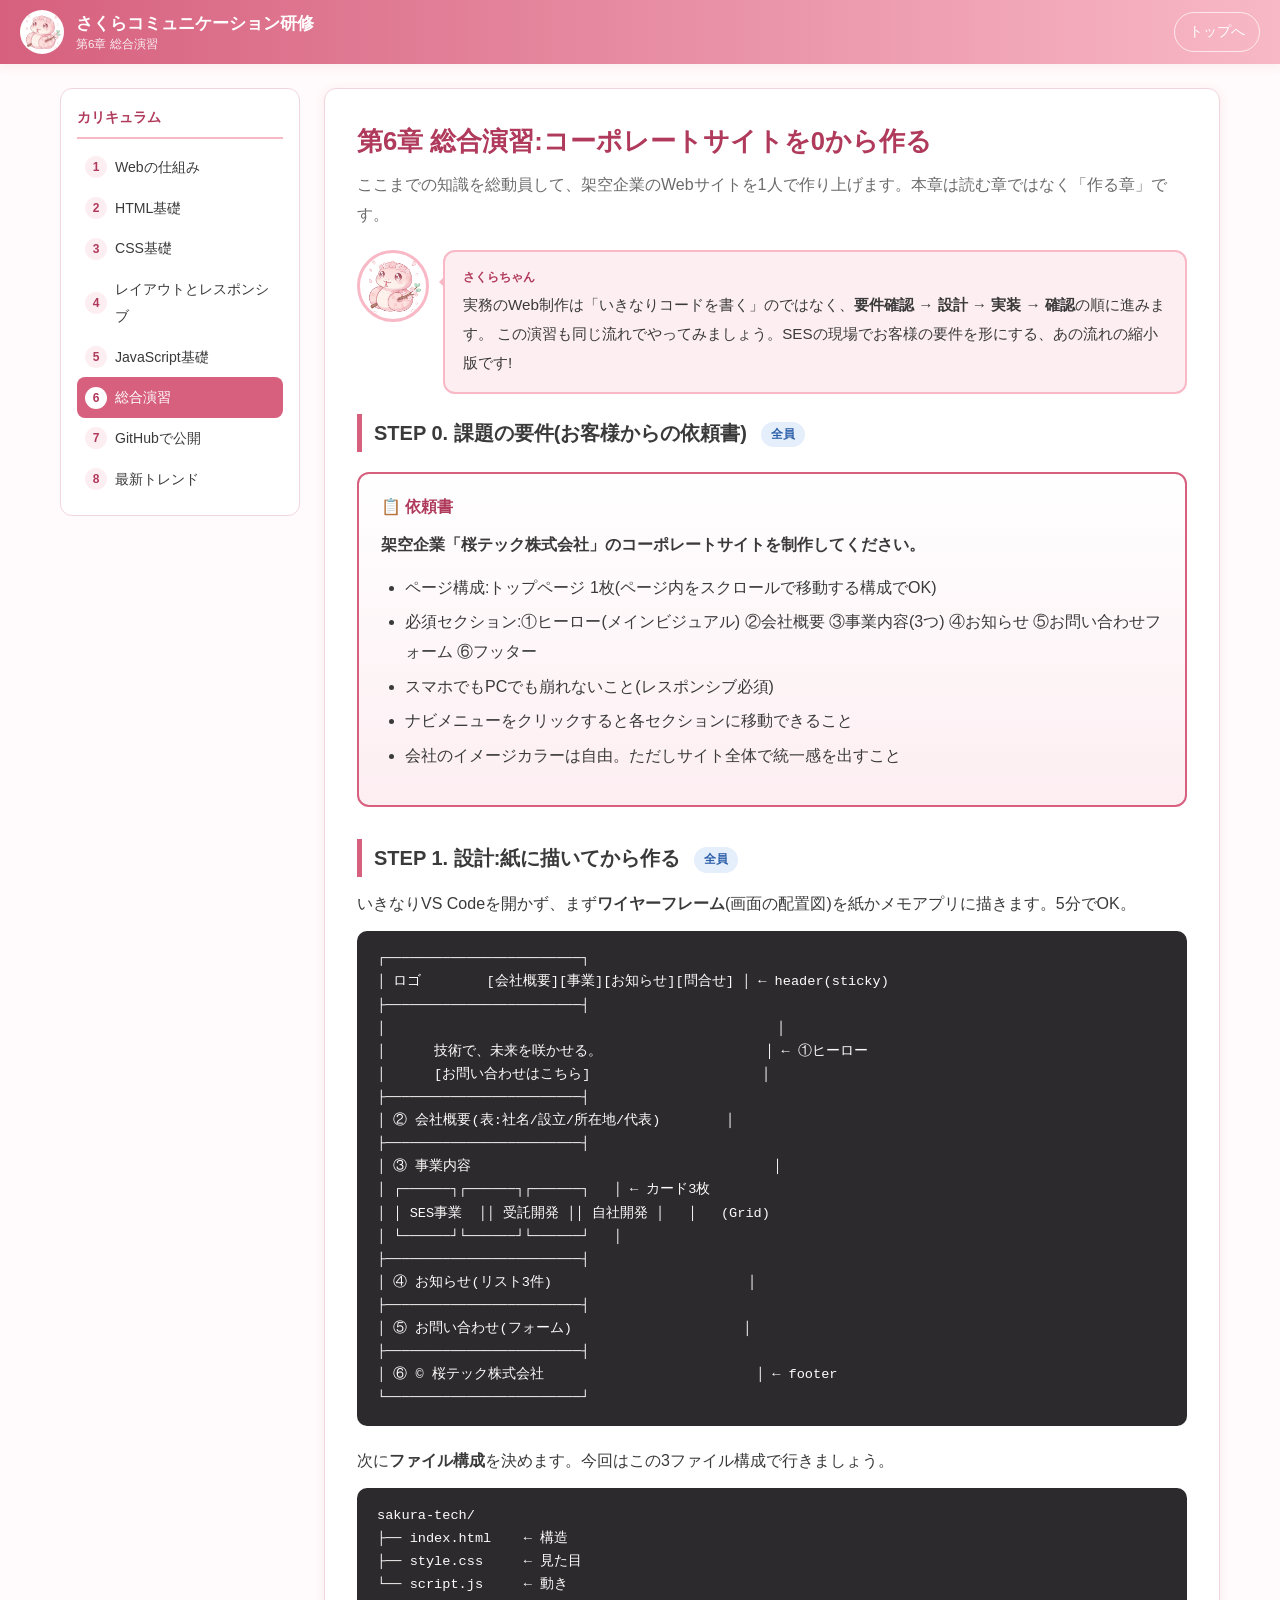
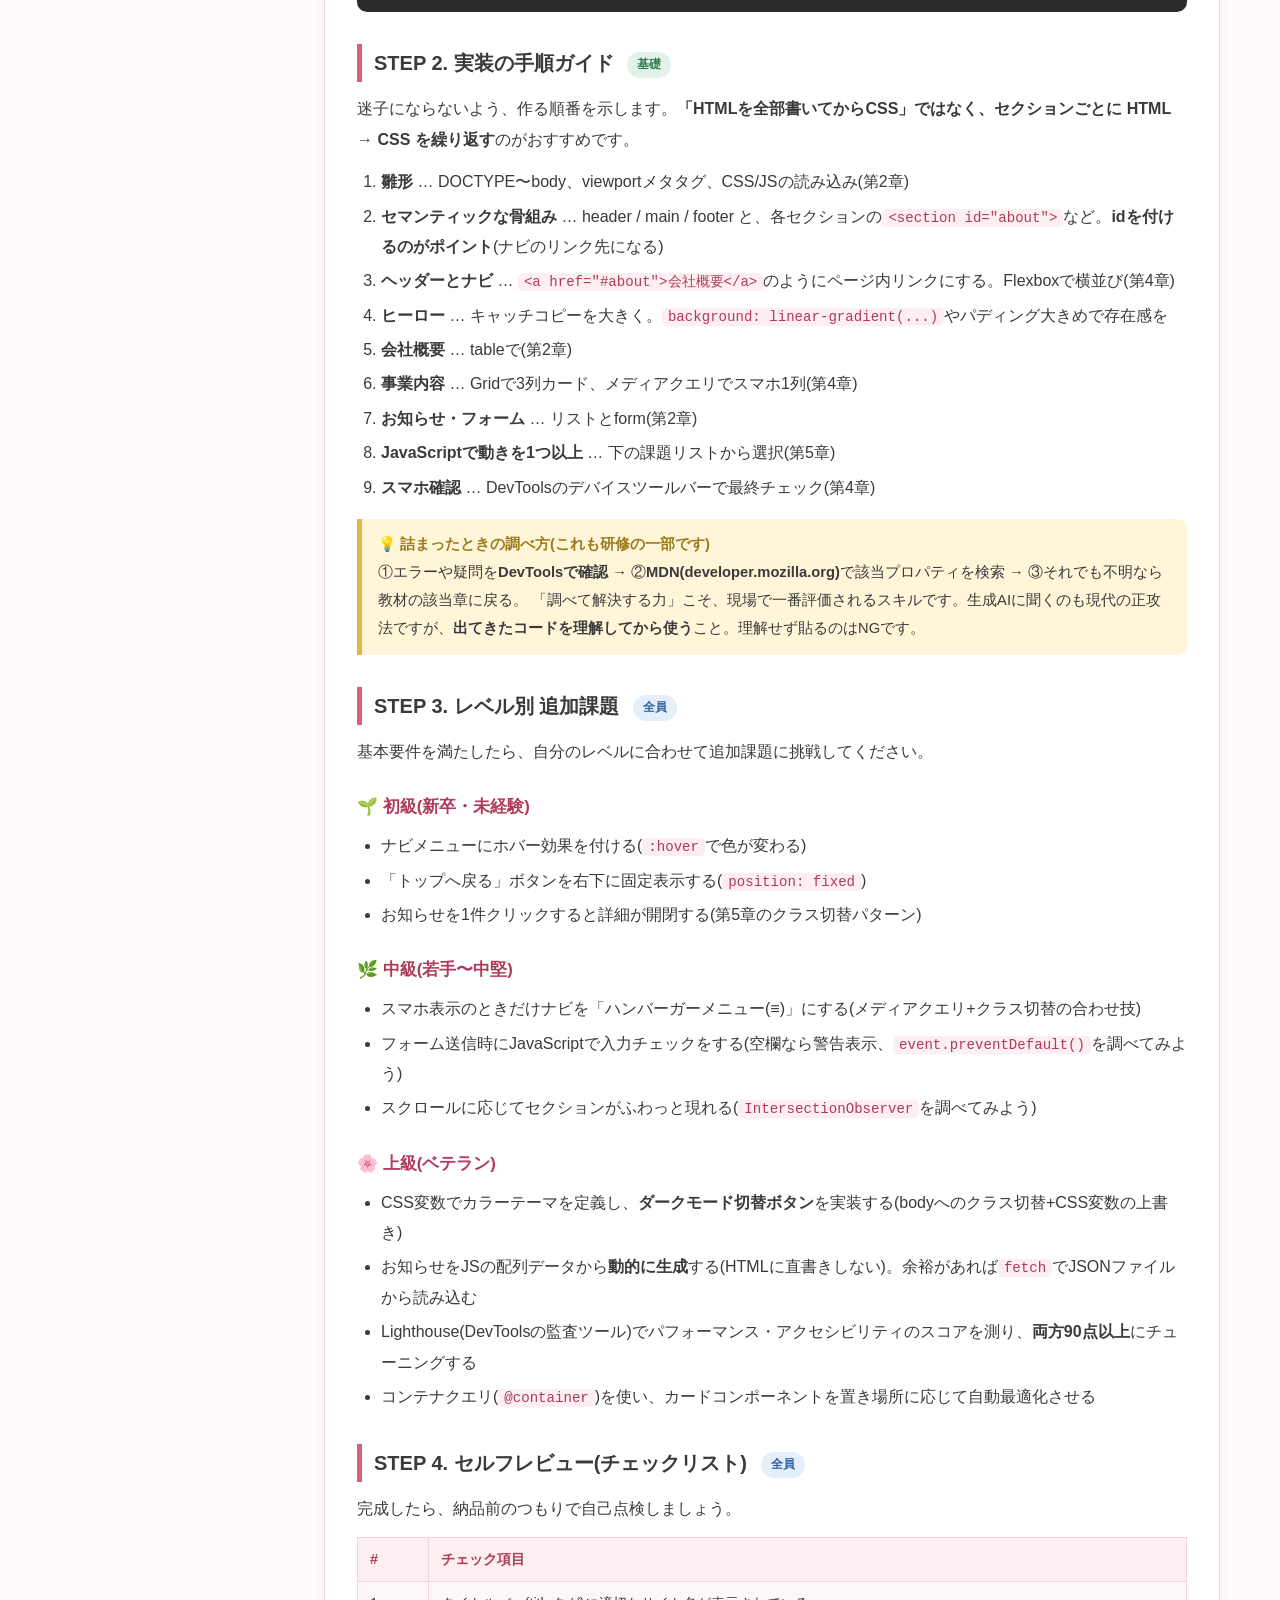
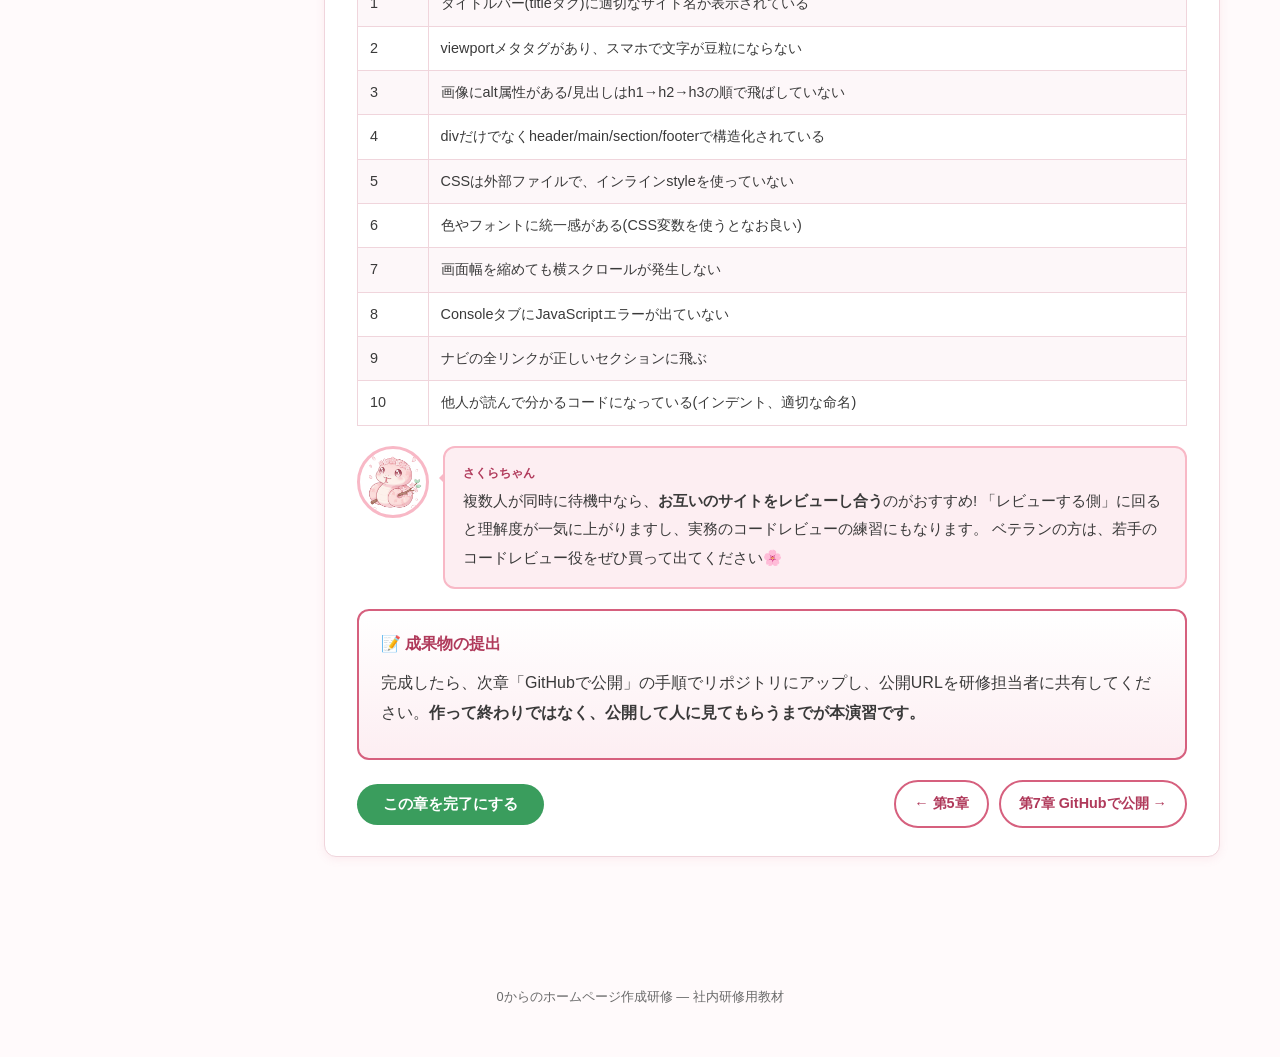
<file: chapters/06-practice.html>
<!DOCTYPE html>
<html lang="ja">
<head>
  <meta charset="UTF-8">
  <meta name="viewport" content="width=device-width, initial-scale=1.0">
  <title>第6章 総合演習 | 0からのホームページ作成研修</title>
  <link rel="stylesheet" href="../assets/css/style.css?v=4">
  <link rel="icon" href="../assets/img/sakura.png">
</head>
<body>

  <header class="site-header">
    <img src="../assets/img/sakura.png" alt="マスコットのさくらちゃん" class="logo">
    <div class="title">
      さくらコミュニケーション研修
      <small>第6章 総合演習</small>
    </div>
    <a href="../index.html" class="home-link">トップへ</a>
  </header>

  <div class="layout">

    <nav class="sidebar">
      <h2>カリキュラム</h2>
      <ol>
        <li><a href="01-web-basics.html">Webの仕組み</a></li>
        <li><a href="02-html.html">HTML基礎</a></li>
        <li><a href="03-css.html">CSS基礎</a></li>
        <li><a href="04-layout.html">レイアウトとレスポンシブ</a></li>
        <li><a href="05-javascript.html">JavaScript基礎</a></li>
        <li><a href="06-practice.html">総合演習</a></li>
        <li><a href="07-publish.html">GitHubで公開</a></li>
        <li><a href="08-trends.html">最新トレンド</a></li>
      </ol>
    </nav>

    <main class="content">

      <section>
        <h1>第6章 総合演習:コーポレートサイトを0から作る</h1>
        <p class="lead">ここまでの知識を総動員して、架空企業のWebサイトを1人で作り上げます。本章は読む章ではなく「作る章」です。</p>

        <div class="sakura-says">
          <img src="../assets/img/sakura.png" alt="さくらちゃん">
          <div class="bubble">
            <span class="name">さくらちゃん</span>
            実務のWeb制作は「いきなりコードを書く」のではなく、<strong>要件確認 → 設計 → 実装 → 確認</strong>の順に進みます。
            この演習も同じ流れでやってみましょう。SESの現場でお客様の要件を形にする、あの流れの縮小版です!
          </div>
        </div>

        <h2>STEP 0. 課題の要件(お客様からの依頼書) <span class="badge all">全員</span></h2>
        <div class="exercise">
          <div class="exercise-title">📋 依頼書</div>
          <p><strong>架空企業「桜テック株式会社」のコーポレートサイトを制作してください。</strong></p>
          <ul>
            <li>ページ構成:トップページ 1枚(ページ内をスクロールで移動する構成でOK)</li>
            <li>必須セクション:①ヒーロー(メインビジュアル) ②会社概要 ③事業内容(3つ) ④お知らせ ⑤お問い合わせフォーム ⑥フッター</li>
            <li>スマホでもPCでも崩れないこと(レスポンシブ必須)</li>
            <li>ナビメニューをクリックすると各セクションに移動できること</li>
            <li>会社のイメージカラーは自由。ただしサイト全体で統一感を出すこと</li>
          </ul>
        </div>

        <h2>STEP 1. 設計:紙に描いてから作る <span class="badge all">全員</span></h2>
        <p>いきなりVS Codeを開かず、まず<strong>ワイヤーフレーム</strong>(画面の配置図)を紙かメモアプリに描きます。5分でOK。</p>
        <pre><code>┌────────────────────────┐
│ ロゴ        [会社概要][事業][お知らせ][問合せ] │ ← header(sticky)
├────────────────────────┤
│                                                │
│      技術で、未来を咲かせる。                    │ ← ①ヒーロー
│      [お問い合わせはこちら]                     │
├────────────────────────┤
│ ② 会社概要(表:社名/設立/所在地/代表)        │
├────────────────────────┤
│ ③ 事業内容                                     │
│ ┌──────┐┌──────┐┌──────┐   │ ← カード3枚
│ │ SES事業  ││ 受託開発 ││ 自社開発 │   │   (Grid)
│ └──────┘└──────┘└──────┘   │
├────────────────────────┤
│ ④ お知らせ(リスト3件)                        │
├────────────────────────┤
│ ⑤ お問い合わせ(フォーム)                     │
├────────────────────────┤
│ ⑥ © 桜テック株式会社                          │ ← footer
└────────────────────────┘</code></pre>
        <p>次に<strong>ファイル構成</strong>を決めます。今回はこの3ファイル構成で行きましょう。</p>
        <pre><code>sakura-tech/
├── index.html    ← 構造
├── style.css     ← 見た目
└── script.js     ← 動き</code></pre>

        <h2>STEP 2. 実装の手順ガイド <span class="badge basic">基礎</span></h2>
        <p>迷子にならないよう、作る順番を示します。<strong>「HTMLを全部書いてからCSS」ではなく、セクションごとに HTML → CSS を繰り返す</strong>のがおすすめです。</p>
        <ol>
          <li><strong>雛形</strong> … DOCTYPE〜body、viewportメタタグ、CSS/JSの読み込み(第2章)</li>
          <li><strong>セマンティックな骨組み</strong> … header / main / footer と、各セクションの<code>&lt;section id="about"&gt;</code>など。<strong>idを付けるのがポイント</strong>(ナビのリンク先になる)</li>
          <li><strong>ヘッダーとナビ</strong> … <code>&lt;a href="#about"&gt;会社概要&lt;/a&gt;</code>のようにページ内リンクにする。Flexboxで横並び(第4章)</li>
          <li><strong>ヒーロー</strong> … キャッチコピーを大きく。<code>background: linear-gradient(...)</code>やパディング大きめで存在感を</li>
          <li><strong>会社概要</strong> … tableで(第2章)</li>
          <li><strong>事業内容</strong> … Gridで3列カード、メディアクエリでスマホ1列(第4章)</li>
          <li><strong>お知らせ・フォーム</strong> … リストとform(第2章)</li>
          <li><strong>JavaScriptで動きを1つ以上</strong> … 下の課題リストから選択(第5章)</li>
          <li><strong>スマホ確認</strong> … DevToolsのデバイスツールバーで最終チェック(第4章)</li>
        </ol>

        <div class="note">
          <span class="note-title">💡 詰まったときの調べ方(これも研修の一部です)</span><br>
          ①エラーや疑問を<strong>DevToolsで確認</strong> → ②<strong>MDN(developer.mozilla.org)</strong>で該当プロパティを検索 → ③それでも不明なら教材の該当章に戻る。
          「調べて解決する力」こそ、現場で一番評価されるスキルです。生成AIに聞くのも現代の正攻法ですが、<strong>出てきたコードを理解してから使う</strong>こと。理解せず貼るのはNGです。
        </div>

        <h2>STEP 3. レベル別 追加課題 <span class="badge all">全員</span></h2>
        <p>基本要件を満たしたら、自分のレベルに合わせて追加課題に挑戦してください。</p>

        <h3>🌱 初級(新卒・未経験)</h3>
        <ul>
          <li>ナビメニューにホバー効果を付ける(<code>:hover</code>で色が変わる)</li>
          <li>「トップへ戻る」ボタンを右下に固定表示する(<code>position: fixed</code>)</li>
          <li>お知らせを1件クリックすると詳細が開閉する(第5章のクラス切替パターン)</li>
        </ul>

        <h3>🌿 中級(若手〜中堅)</h3>
        <ul>
          <li>スマホ表示のときだけナビを「ハンバーガーメニュー(≡)」にする(メディアクエリ+クラス切替の合わせ技)</li>
          <li>フォーム送信時にJavaScriptで入力チェックをする(空欄なら警告表示、<code>event.preventDefault()</code>を調べてみよう)</li>
          <li>スクロールに応じてセクションがふわっと現れる(<code>IntersectionObserver</code>を調べてみよう)</li>
        </ul>

        <h3>🌸 上級(ベテラン)</h3>
        <ul>
          <li>CSS変数でカラーテーマを定義し、<strong>ダークモード切替ボタン</strong>を実装する(bodyへのクラス切替+CSS変数の上書き)</li>
          <li>お知らせをJSの配列データから<strong>動的に生成</strong>する(HTMLに直書きしない)。余裕があれば<code>fetch</code>でJSONファイルから読み込む</li>
          <li>Lighthouse(DevToolsの監査ツール)でパフォーマンス・アクセシビリティのスコアを測り、<strong>両方90点以上</strong>にチューニングする</li>
          <li>コンテナクエリ(<code>@container</code>)を使い、カードコンポーネントを置き場所に応じて自動最適化させる</li>
        </ul>

        <h2>STEP 4. セルフレビュー(チェックリスト) <span class="badge all">全員</span></h2>
        <p>完成したら、納品前のつもりで自己点検しましょう。</p>
        <table>
          <tr><th>#</th><th>チェック項目</th></tr>
          <tr><td>1</td><td>タイトルバー(titleタグ)に適切なサイト名が表示されている</td></tr>
          <tr><td>2</td><td>viewportメタタグがあり、スマホで文字が豆粒にならない</td></tr>
          <tr><td>3</td><td>画像にalt属性がある/見出しはh1→h2→h3の順で飛ばしていない</td></tr>
          <tr><td>4</td><td>divだけでなくheader/main/section/footerで構造化されている</td></tr>
          <tr><td>5</td><td>CSSは外部ファイルで、インラインstyleを使っていない</td></tr>
          <tr><td>6</td><td>色やフォントに統一感がある(CSS変数を使うとなお良い)</td></tr>
          <tr><td>7</td><td>画面幅を縮めても横スクロールが発生しない</td></tr>
          <tr><td>8</td><td>ConsoleタブにJavaScriptエラーが出ていない</td></tr>
          <tr><td>9</td><td>ナビの全リンクが正しいセクションに飛ぶ</td></tr>
          <tr><td>10</td><td>他人が読んで分かるコードになっている(インデント、適切な命名)</td></tr>
        </table>

        <div class="sakura-says">
          <img src="../assets/img/sakura.png" alt="さくらちゃん">
          <div class="bubble">
            <span class="name">さくらちゃん</span>
            複数人が同時に待機中なら、<strong>お互いのサイトをレビューし合う</strong>のがおすすめ!
            「レビューする側」に回ると理解度が一気に上がりますし、実務のコードレビューの練習にもなります。
            ベテランの方は、若手のコードレビュー役をぜひ買って出てください🌸
          </div>
        </div>

        <div class="exercise">
          <div class="exercise-title">📝 成果物の提出</div>
          <p>完成したら、次章「GitHubで公開」の手順でリポジトリにアップし、公開URLを研修担当者に共有してください。<strong>作って終わりではなく、公開して人に見てもらうまでが本演習です。</strong></p>
        </div>

        <div class="chapter-footer">
          <button class="btn-done">この章を完了にする</button>
          <div class="pager">
            <a href="05-javascript.html">← 第5章</a>
            <a href="07-publish.html">第7章 GitHubで公開 →</a>
          </div>
        </div>
      </section>

    </main>
  </div>

  <footer class="site-footer">
    0からのホームページ作成研修 — 社内研修用教材
  </footer>

  <script src="../assets/js/main.js?v=4"></script>
</body>
</html>
</file>
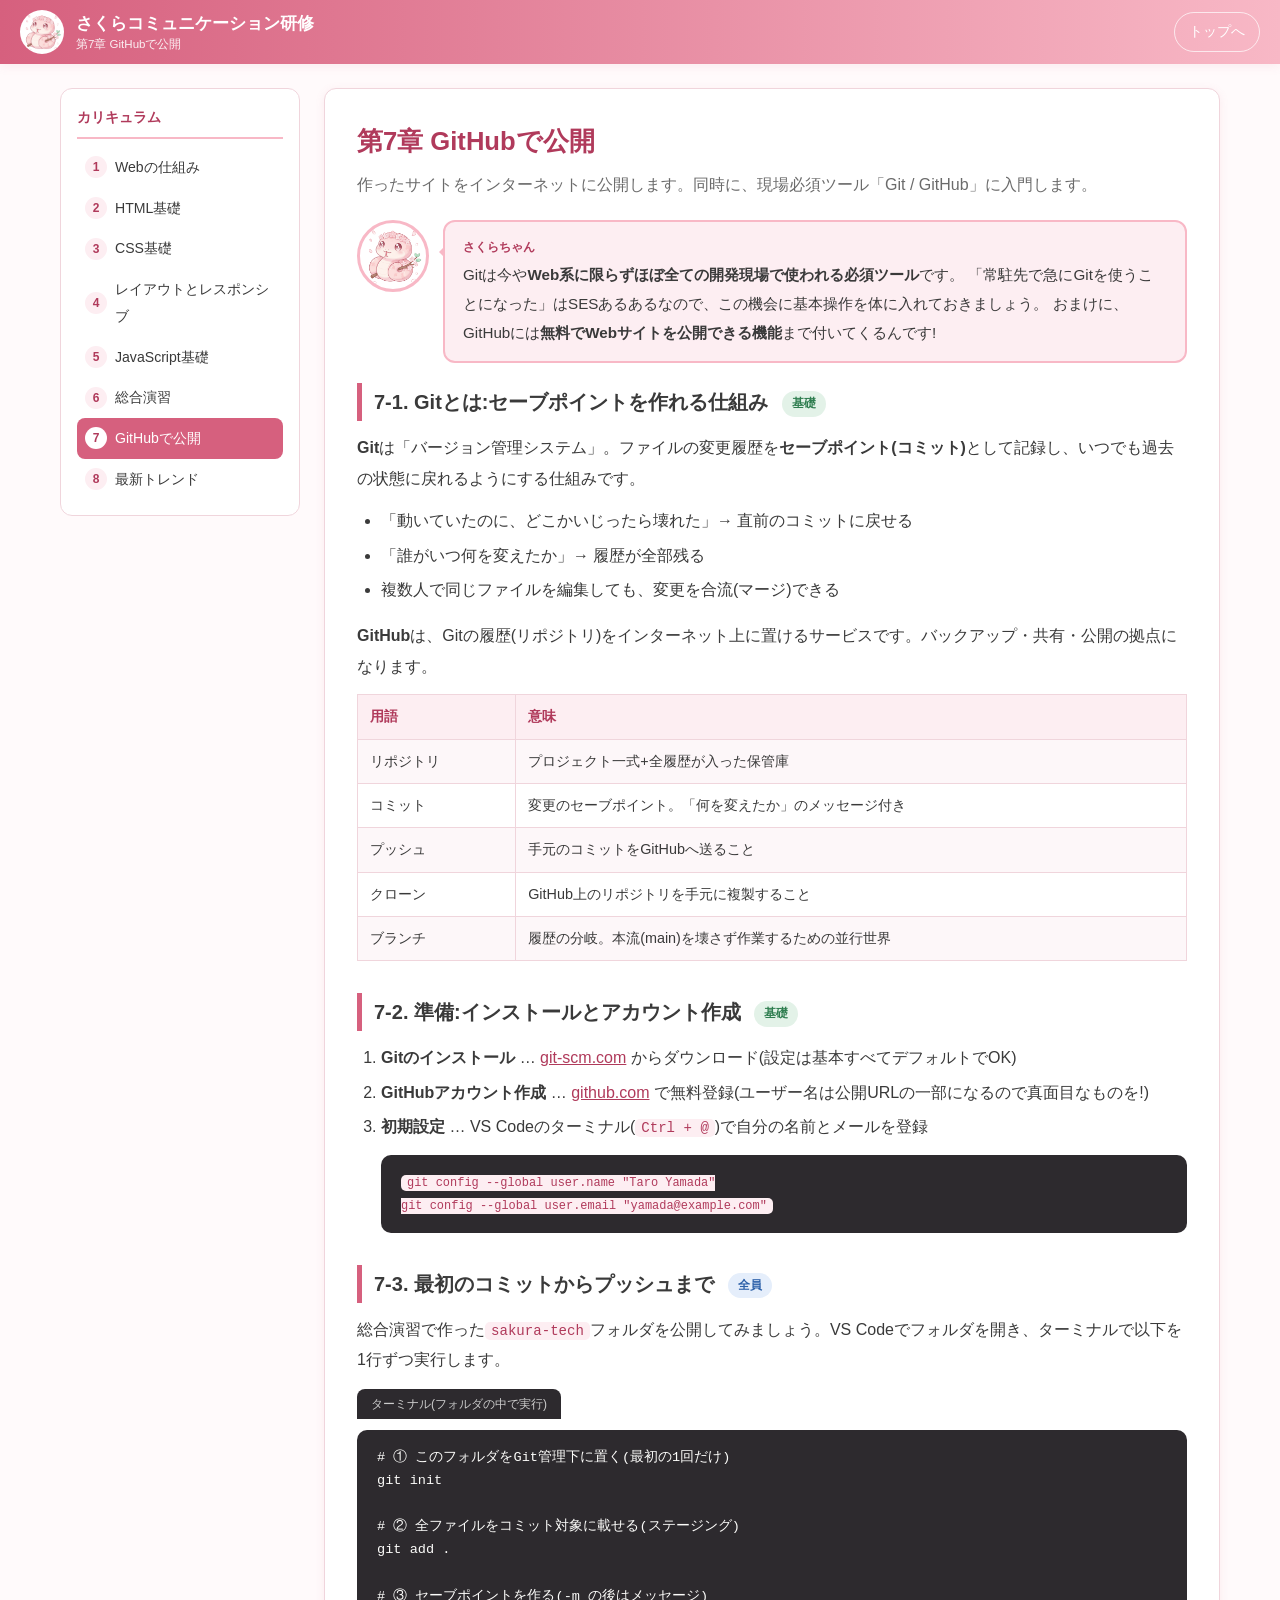
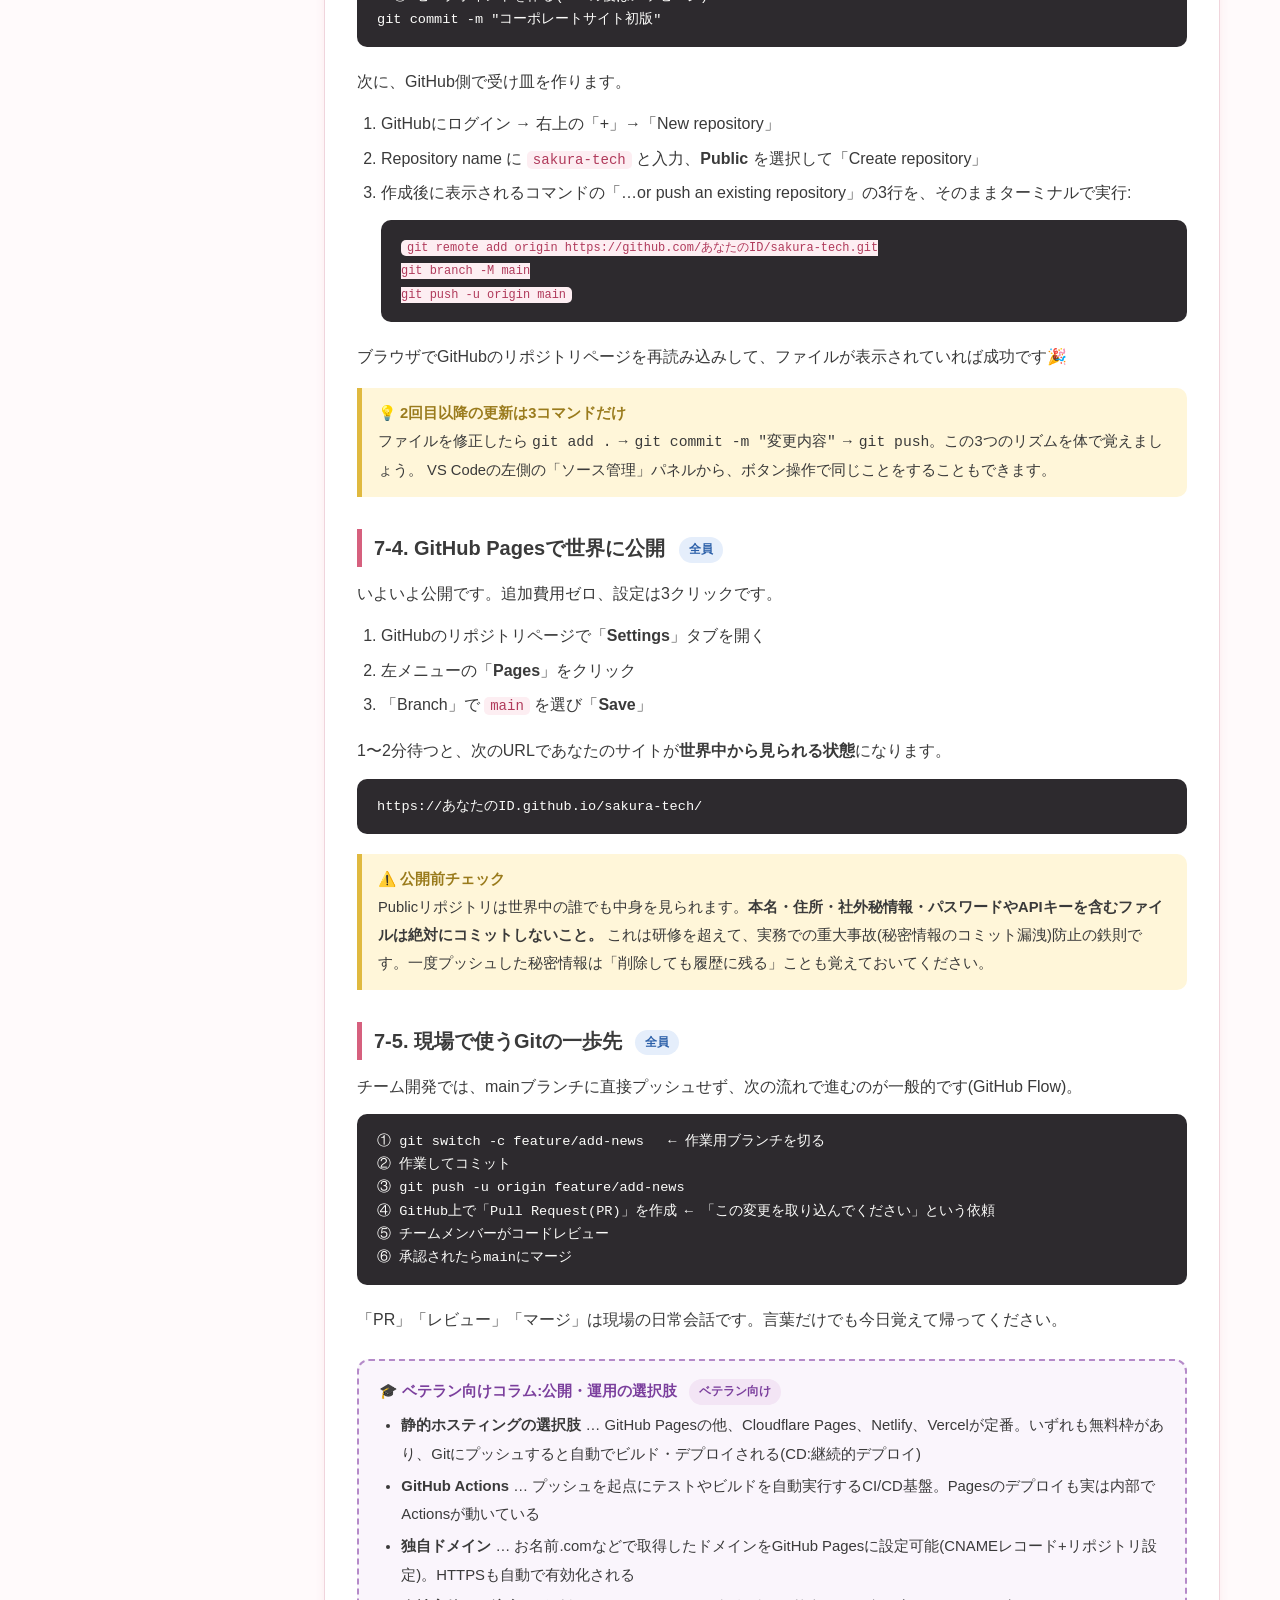
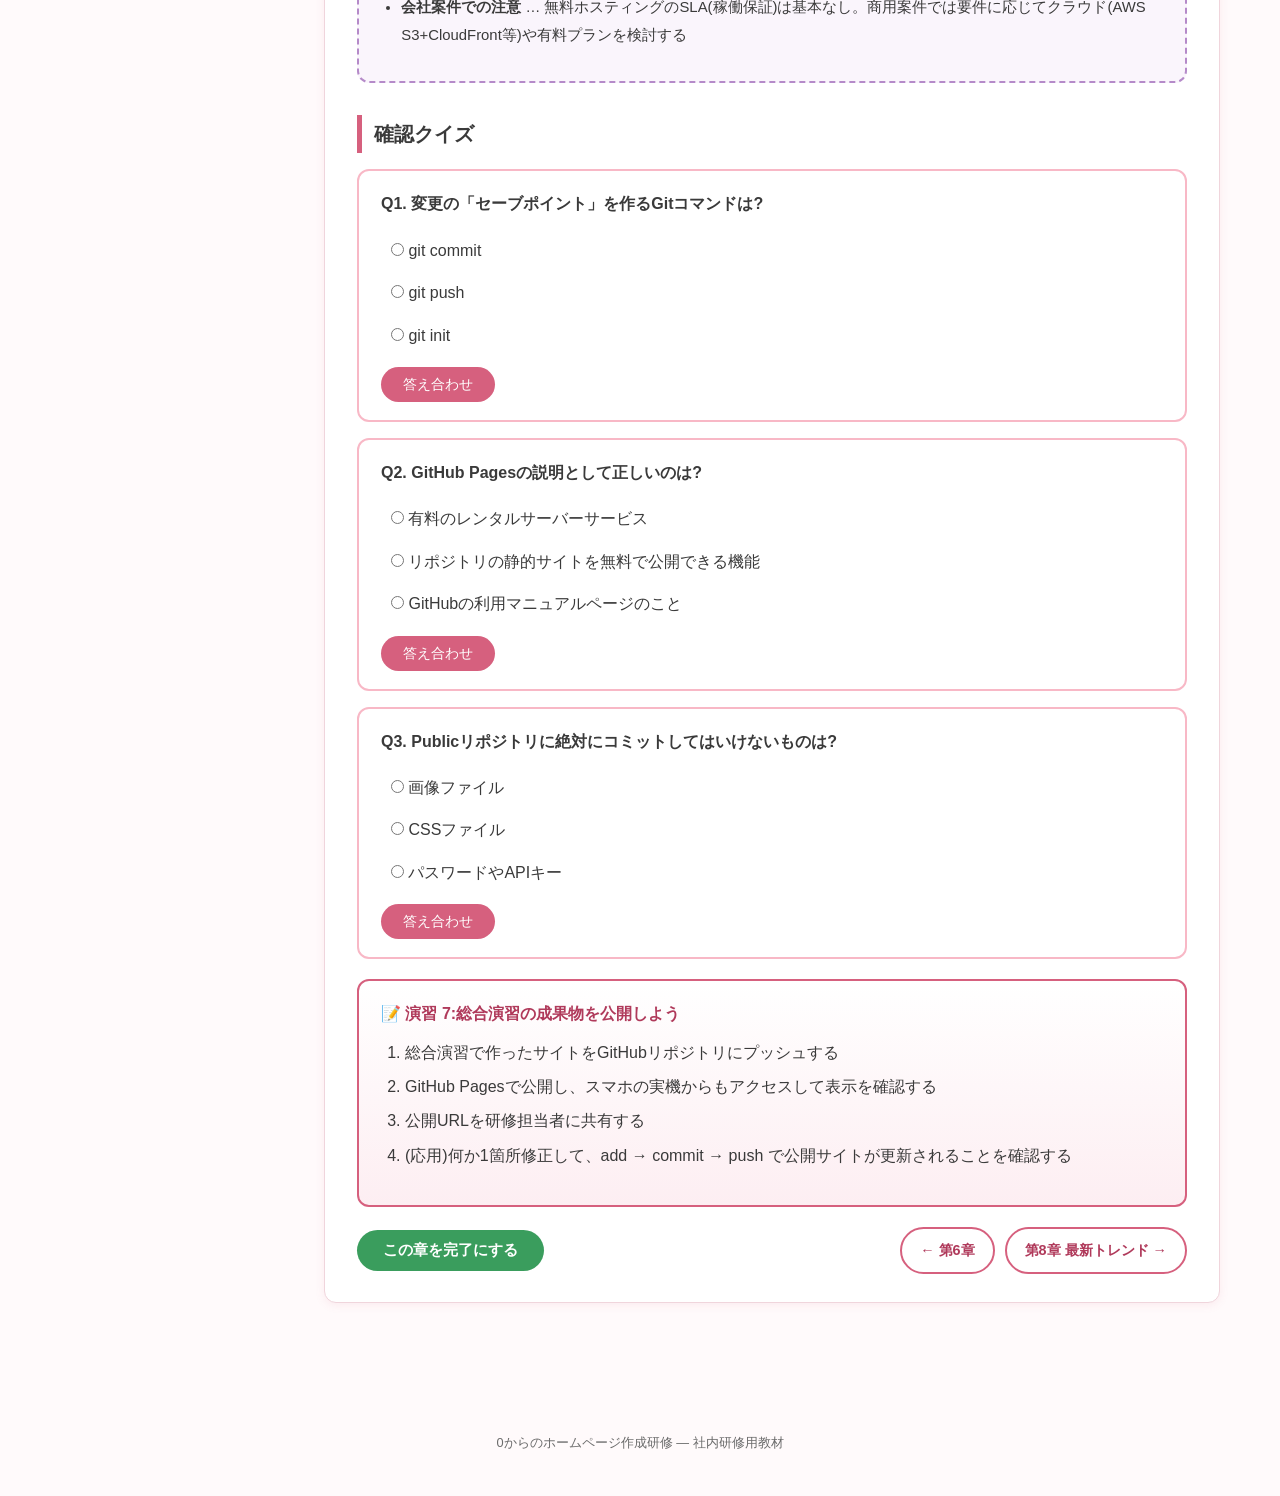
<file: chapters/07-publish.html>
<!DOCTYPE html>
<html lang="ja">
<head>
  <meta charset="UTF-8">
  <meta name="viewport" content="width=device-width, initial-scale=1.0">
  <title>第7章 GitHubで公開 | 0からのホームページ作成研修</title>
  <link rel="stylesheet" href="../assets/css/style.css?v=4">
  <link rel="icon" href="../assets/img/sakura.png">
</head>
<body>

  <header class="site-header">
    <img src="../assets/img/sakura.png" alt="マスコットのさくらちゃん" class="logo">
    <div class="title">
      さくらコミュニケーション研修
      <small>第7章 GitHubで公開</small>
    </div>
    <a href="../index.html" class="home-link">トップへ</a>
  </header>

  <div class="layout">

    <nav class="sidebar">
      <h2>カリキュラム</h2>
      <ol>
        <li><a href="01-web-basics.html">Webの仕組み</a></li>
        <li><a href="02-html.html">HTML基礎</a></li>
        <li><a href="03-css.html">CSS基礎</a></li>
        <li><a href="04-layout.html">レイアウトとレスポンシブ</a></li>
        <li><a href="05-javascript.html">JavaScript基礎</a></li>
        <li><a href="06-practice.html">総合演習</a></li>
        <li><a href="07-publish.html">GitHubで公開</a></li>
        <li><a href="08-trends.html">最新トレンド</a></li>
      </ol>
    </nav>

    <main class="content">

      <section>
        <h1>第7章 GitHubで公開</h1>
        <p class="lead">作ったサイトをインターネットに公開します。同時に、現場必須ツール「Git / GitHub」に入門します。</p>

        <div class="sakura-says">
          <img src="../assets/img/sakura.png" alt="さくらちゃん">
          <div class="bubble">
            <span class="name">さくらちゃん</span>
            Gitは今や<strong>Web系に限らずほぼ全ての開発現場で使われる必須ツール</strong>です。
            「常駐先で急にGitを使うことになった」はSESあるあるなので、この機会に基本操作を体に入れておきましょう。
            おまけに、GitHubには<strong>無料でWebサイトを公開できる機能</strong>まで付いてくるんです!
          </div>
        </div>

        <h2>7-1. Gitとは:セーブポイントを作れる仕組み <span class="badge basic">基礎</span></h2>
        <p><strong>Git</strong>は「バージョン管理システム」。ファイルの変更履歴を<strong>セーブポイント(コミット)</strong>として記録し、いつでも過去の状態に戻れるようにする仕組みです。</p>
        <ul>
          <li>「動いていたのに、どこかいじったら壊れた」→ 直前のコミットに戻せる</li>
          <li>「誰がいつ何を変えたか」→ 履歴が全部残る</li>
          <li>複数人で同じファイルを編集しても、変更を合流(マージ)できる</li>
        </ul>
        <p><strong>GitHub</strong>は、Gitの履歴(リポジトリ)をインターネット上に置けるサービスです。バックアップ・共有・公開の拠点になります。</p>
        <table>
          <tr><th>用語</th><th>意味</th></tr>
          <tr><td>リポジトリ</td><td>プロジェクト一式+全履歴が入った保管庫</td></tr>
          <tr><td>コミット</td><td>変更のセーブポイント。「何を変えたか」のメッセージ付き</td></tr>
          <tr><td>プッシュ</td><td>手元のコミットをGitHubへ送ること</td></tr>
          <tr><td>クローン</td><td>GitHub上のリポジトリを手元に複製すること</td></tr>
          <tr><td>ブランチ</td><td>履歴の分岐。本流(main)を壊さず作業するための並行世界</td></tr>
        </table>

        <h2>7-2. 準備:インストールとアカウント作成 <span class="badge basic">基礎</span></h2>
        <ol>
          <li><strong>Gitのインストール</strong> … <a href="https://git-scm.com/" target="_blank" rel="noopener">git-scm.com</a> からダウンロード(設定は基本すべてデフォルトでOK)</li>
          <li><strong>GitHubアカウント作成</strong> … <a href="https://github.com/" target="_blank" rel="noopener">github.com</a> で無料登録(ユーザー名は公開URLの一部になるので真面目なものを!)</li>
          <li><strong>初期設定</strong> … VS Codeのターミナル(<code>Ctrl + @</code>)で自分の名前とメールを登録
            <pre><code>git config --global user.name "Taro Yamada"
git config --global user.email "yamada@example.com"</code></pre>
          </li>
        </ol>

        <h2>7-3. 最初のコミットからプッシュまで <span class="badge all">全員</span></h2>
        <p>総合演習で作った<code>sakura-tech</code>フォルダを公開してみましょう。VS Codeでフォルダを開き、ターミナルで以下を1行ずつ実行します。</p>
        <span class="code-title">ターミナル(フォルダの中で実行)</span>
        <pre><code># ① このフォルダをGit管理下に置く(最初の1回だけ)
git init

# ② 全ファイルをコミット対象に載せる(ステージング)
git add .

# ③ セーブポイントを作る(-m の後はメッセージ)
git commit -m "コーポレートサイト初版"</code></pre>
        <p>次に、GitHub側で受け皿を作ります。</p>
        <ol>
          <li>GitHubにログイン → 右上の「+」→「New repository」</li>
          <li>Repository name に <code>sakura-tech</code> と入力、<strong>Public</strong> を選択して「Create repository」</li>
          <li>作成後に表示されるコマンドの「…or push an existing repository」の3行を、そのままターミナルで実行:
            <pre><code>git remote add origin https://github.com/あなたのID/sakura-tech.git
git branch -M main
git push -u origin main</code></pre>
          </li>
        </ol>
        <p>ブラウザでGitHubのリポジトリページを再読み込みして、ファイルが表示されていれば成功です🎉</p>

        <div class="note">
          <span class="note-title">💡 2回目以降の更新は3コマンドだけ</span><br>
          ファイルを修正したら <code>git add .</code> → <code>git commit -m "変更内容"</code> → <code>git push</code>。この3つのリズムを体で覚えましょう。
          VS Codeの左側の「ソース管理」パネルから、ボタン操作で同じことをすることもできます。
        </div>

        <h2>7-4. GitHub Pagesで世界に公開 <span class="badge all">全員</span></h2>
        <p>いよいよ公開です。追加費用ゼロ、設定は3クリックです。</p>
        <ol>
          <li>GitHubのリポジトリページで「<strong>Settings</strong>」タブを開く</li>
          <li>左メニューの「<strong>Pages</strong>」をクリック</li>
          <li>「Branch」で <code>main</code> を選び「<strong>Save</strong>」</li>
        </ol>
        <p>1〜2分待つと、次のURLであなたのサイトが<strong>世界中から見られる状態</strong>になります。</p>
        <pre><code>https://あなたのID.github.io/sakura-tech/</code></pre>
        <div class="note">
          <span class="note-title">⚠️ 公開前チェック</span><br>
          Publicリポジトリは世界中の誰でも中身を見られます。<strong>本名・住所・社外秘情報・パスワードやAPIキーを含むファイルは絶対にコミットしないこと。</strong>
          これは研修を超えて、実務での重大事故(秘密情報のコミット漏洩)防止の鉄則です。一度プッシュした秘密情報は「削除しても履歴に残る」ことも覚えておいてください。
        </div>

        <h2>7-5. 現場で使うGitの一歩先 <span class="badge all">全員</span></h2>
        <p>チーム開発では、mainブランチに直接プッシュせず、次の流れで進むのが一般的です(GitHub Flow)。</p>
        <pre><code>① git switch -c feature/add-news   ← 作業用ブランチを切る
② 作業してコミット
③ git push -u origin feature/add-news
④ GitHub上で「Pull Request(PR)」を作成 ← 「この変更を取り込んでください」という依頼
⑤ チームメンバーがコードレビュー
⑥ 承認されたらmainにマージ</code></pre>
        <p>「PR」「レビュー」「マージ」は現場の日常会話です。言葉だけでも今日覚えて帰ってください。</p>

        <div class="column-advanced">
          <div class="column-title">🎓 ベテラン向けコラム:公開・運用の選択肢 <span class="badge advanced">ベテラン向け</span></div>
          <ul>
            <li><strong>静的ホスティングの選択肢</strong> … GitHub Pagesの他、Cloudflare Pages、Netlify、Vercelが定番。いずれも無料枠があり、Gitにプッシュすると自動でビルド・デプロイされる(CD:継続的デプロイ)</li>
            <li><strong>GitHub Actions</strong> … プッシュを起点にテストやビルドを自動実行するCI/CD基盤。Pagesのデプロイも実は内部でActionsが動いている</li>
            <li><strong>独自ドメイン</strong> … お名前.comなどで取得したドメインをGitHub Pagesに設定可能(CNAMEレコード+リポジトリ設定)。HTTPSも自動で有効化される</li>
            <li><strong>会社案件での注意</strong> … 無料ホスティングのSLA(稼働保証)は基本なし。商用案件では要件に応じてクラウド(AWS S3+CloudFront等)や有料プランを検討する</li>
          </ul>
        </div>

        <h2>確認クイズ</h2>

        <div class="quiz">
          <p class="quiz-q">Q1. 変更の「セーブポイント」を作るGitコマンドは?</p>
          <label><input type="radio" name="q1" value="a"> git commit</label>
          <label><input type="radio" name="q1" value="b"> git push</label>
          <label><input type="radio" name="q1" value="c"> git init</label>
          <button class="quiz-check" data-name="q1" data-answer="a" data-explain="commitがセーブポイント作成、pushはそれをGitHubへ送る操作です。">答え合わせ</button>
          <p class="quiz-result"></p>
        </div>

        <div class="quiz">
          <p class="quiz-q">Q2. GitHub Pagesの説明として正しいのは?</p>
          <label><input type="radio" name="q2" value="a"> 有料のレンタルサーバーサービス</label>
          <label><input type="radio" name="q2" value="b"> リポジトリの静的サイトを無料で公開できる機能</label>
          <label><input type="radio" name="q2" value="c"> GitHubの利用マニュアルページのこと</label>
          <button class="quiz-check" data-name="q2" data-answer="b" data-explain="HTML/CSS/JSの静的サイトなら、リポジトリの設定だけで無料公開できます。">答え合わせ</button>
          <p class="quiz-result"></p>
        </div>

        <div class="quiz">
          <p class="quiz-q">Q3. Publicリポジトリに絶対にコミットしてはいけないものは?</p>
          <label><input type="radio" name="q3" value="a"> 画像ファイル</label>
          <label><input type="radio" name="q3" value="b"> CSSファイル</label>
          <label><input type="radio" name="q3" value="c"> パスワードやAPIキー</label>
          <button class="quiz-check" data-name="q3" data-answer="c" data-explain="秘密情報のコミットは実務でも重大事故になります。削除しても履歴に残る点にも注意。">答え合わせ</button>
          <p class="quiz-result"></p>
        </div>

        <div class="exercise">
          <div class="exercise-title">📝 演習 7:総合演習の成果物を公開しよう</div>
          <ol>
            <li>総合演習で作ったサイトをGitHubリポジトリにプッシュする</li>
            <li>GitHub Pagesで公開し、スマホの実機からもアクセスして表示を確認する</li>
            <li>公開URLを研修担当者に共有する</li>
            <li>(応用)何か1箇所修正して、add → commit → push で公開サイトが更新されることを確認する</li>
          </ol>
        </div>

        <div class="chapter-footer">
          <button class="btn-done">この章を完了にする</button>
          <div class="pager">
            <a href="06-practice.html">← 第6章</a>
            <a href="08-trends.html">第8章 最新トレンド →</a>
          </div>
        </div>
      </section>

    </main>
  </div>

  <footer class="site-footer">
    0からのホームページ作成研修 — 社内研修用教材
  </footer>

  <script src="../assets/js/main.js?v=4"></script>
</body>
</html>
</file>
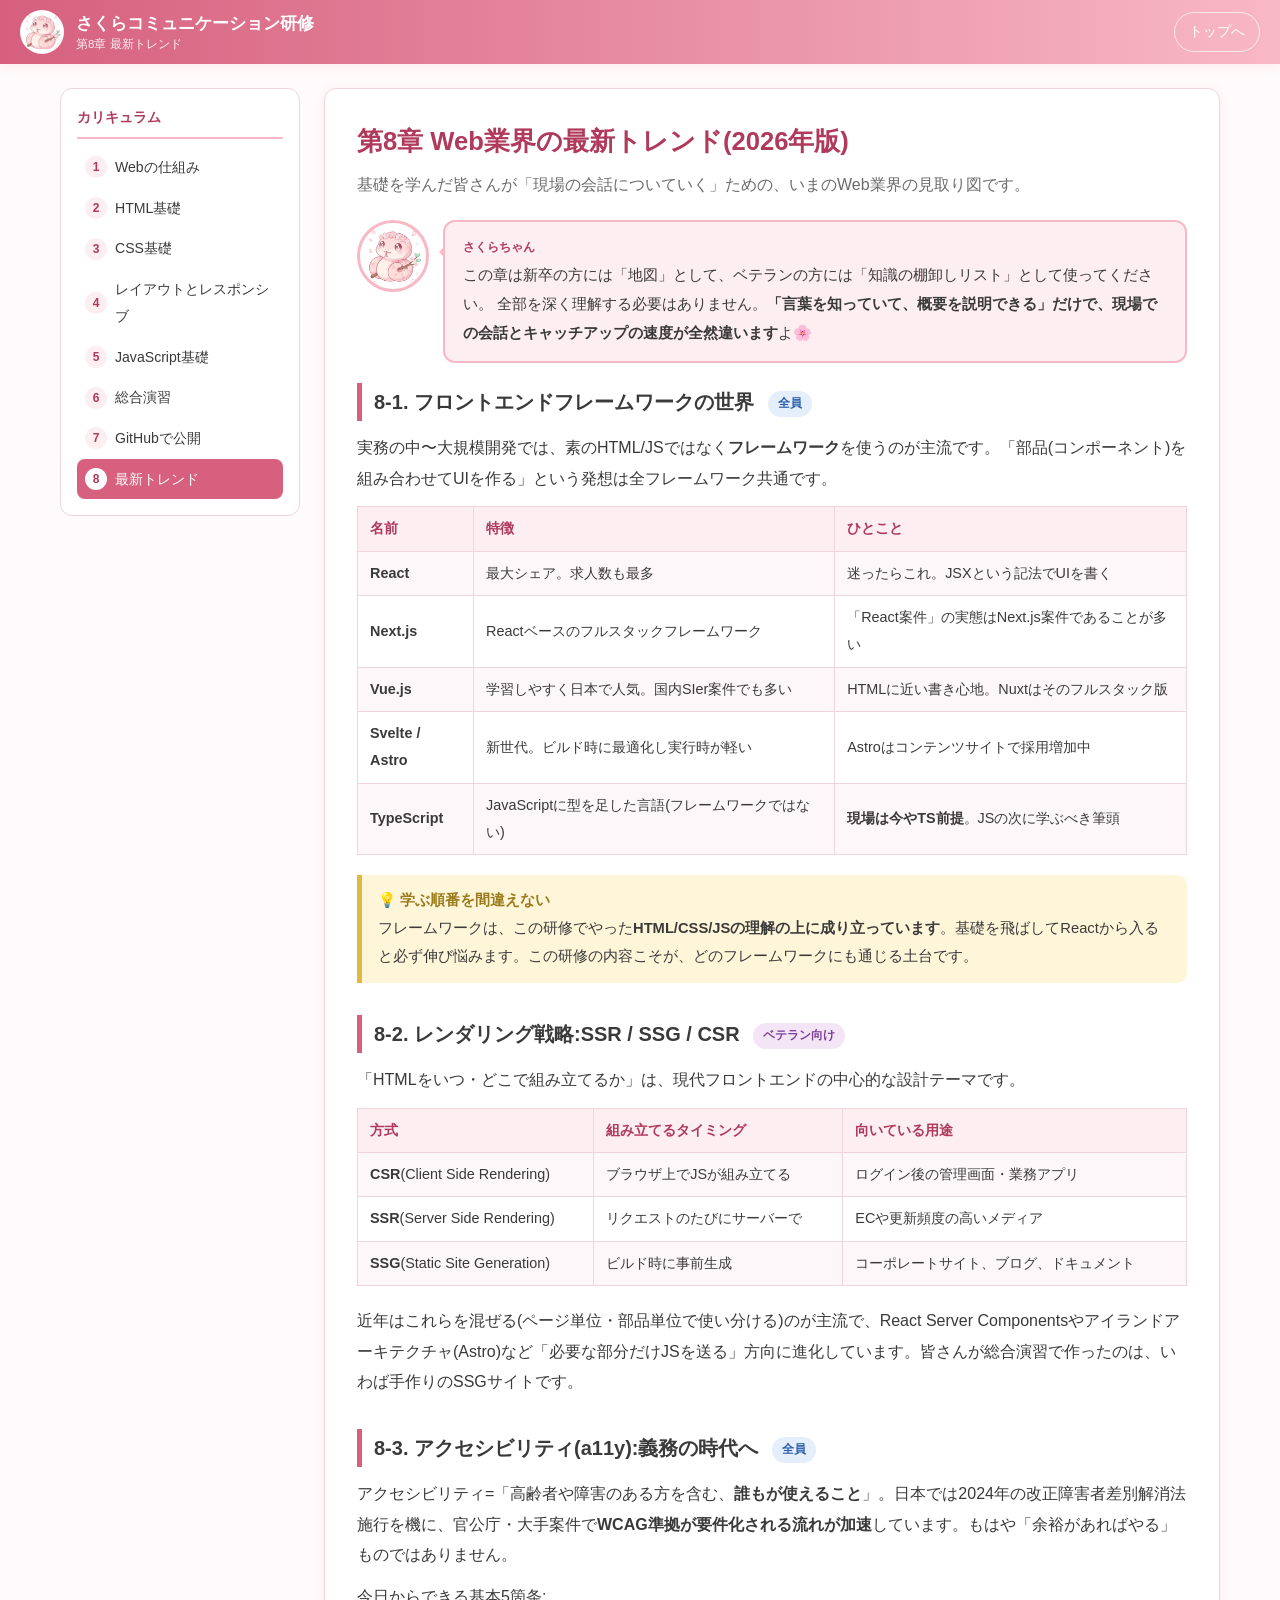
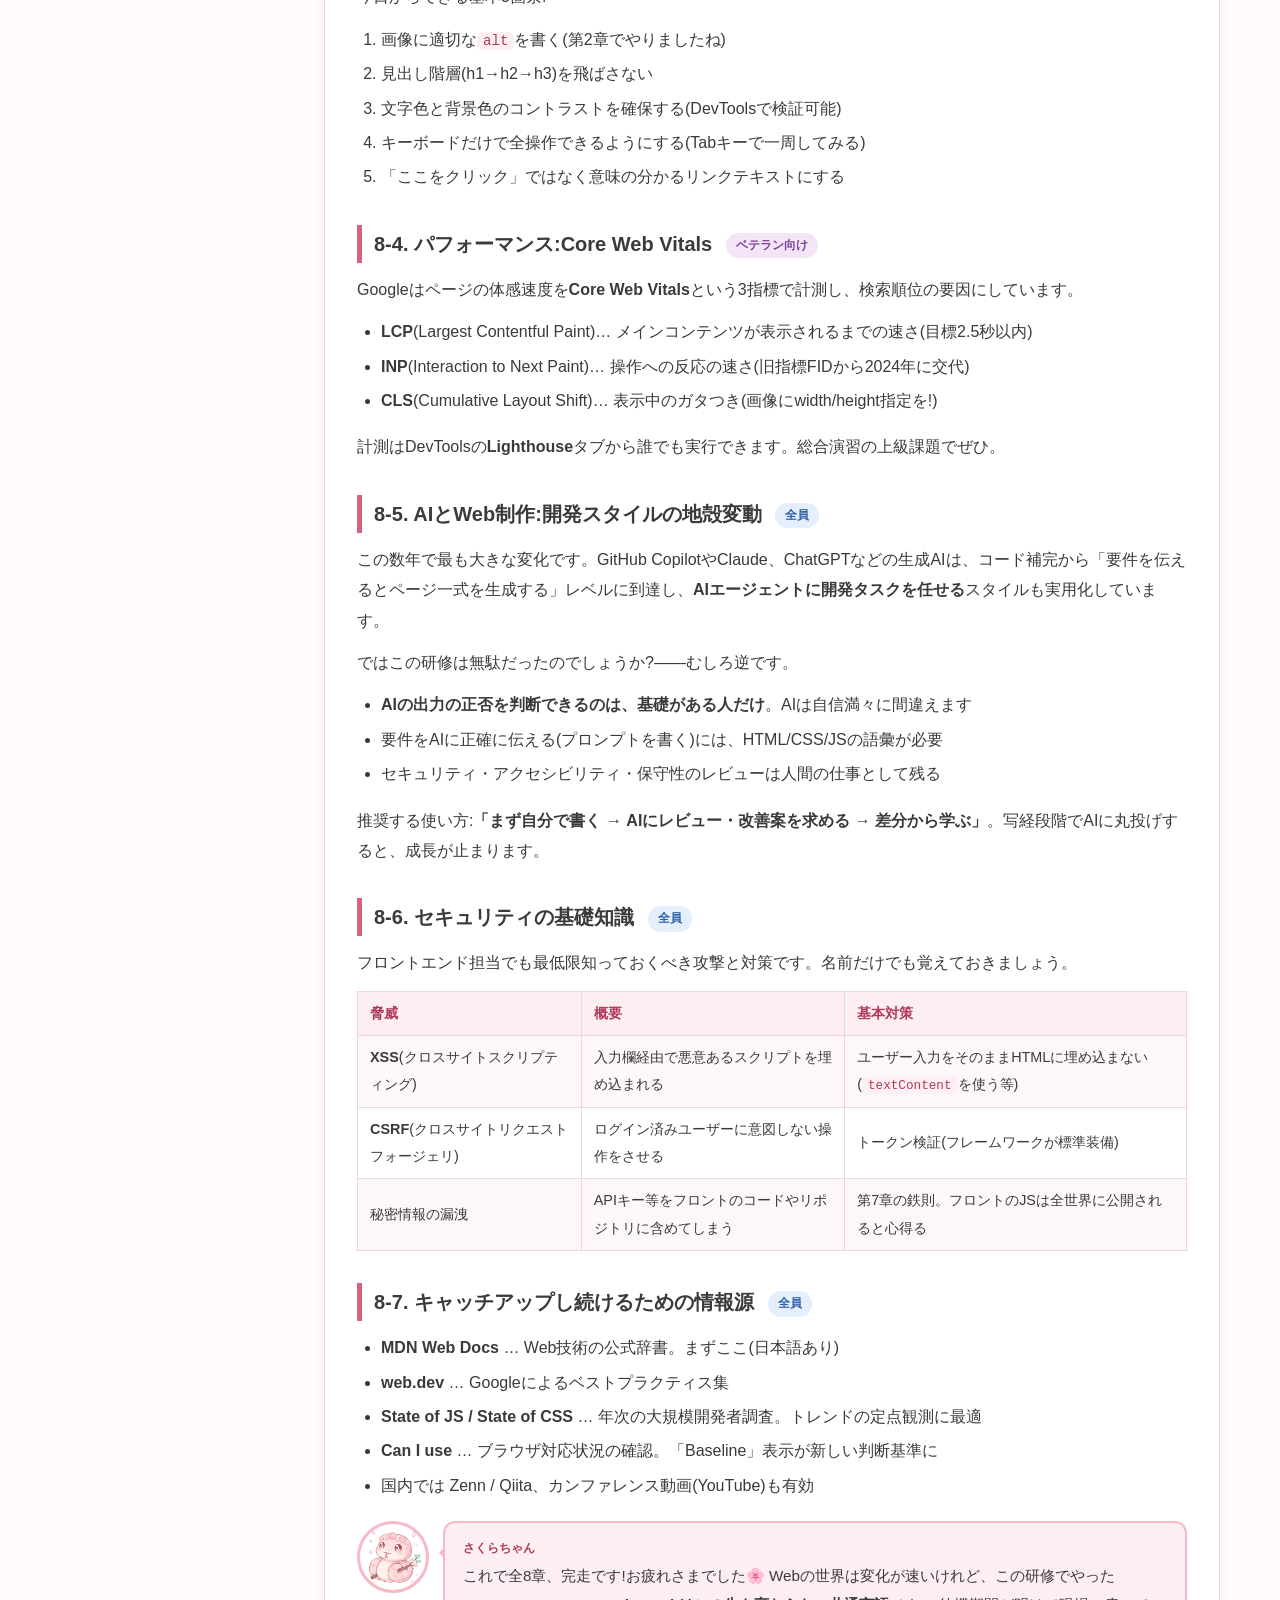
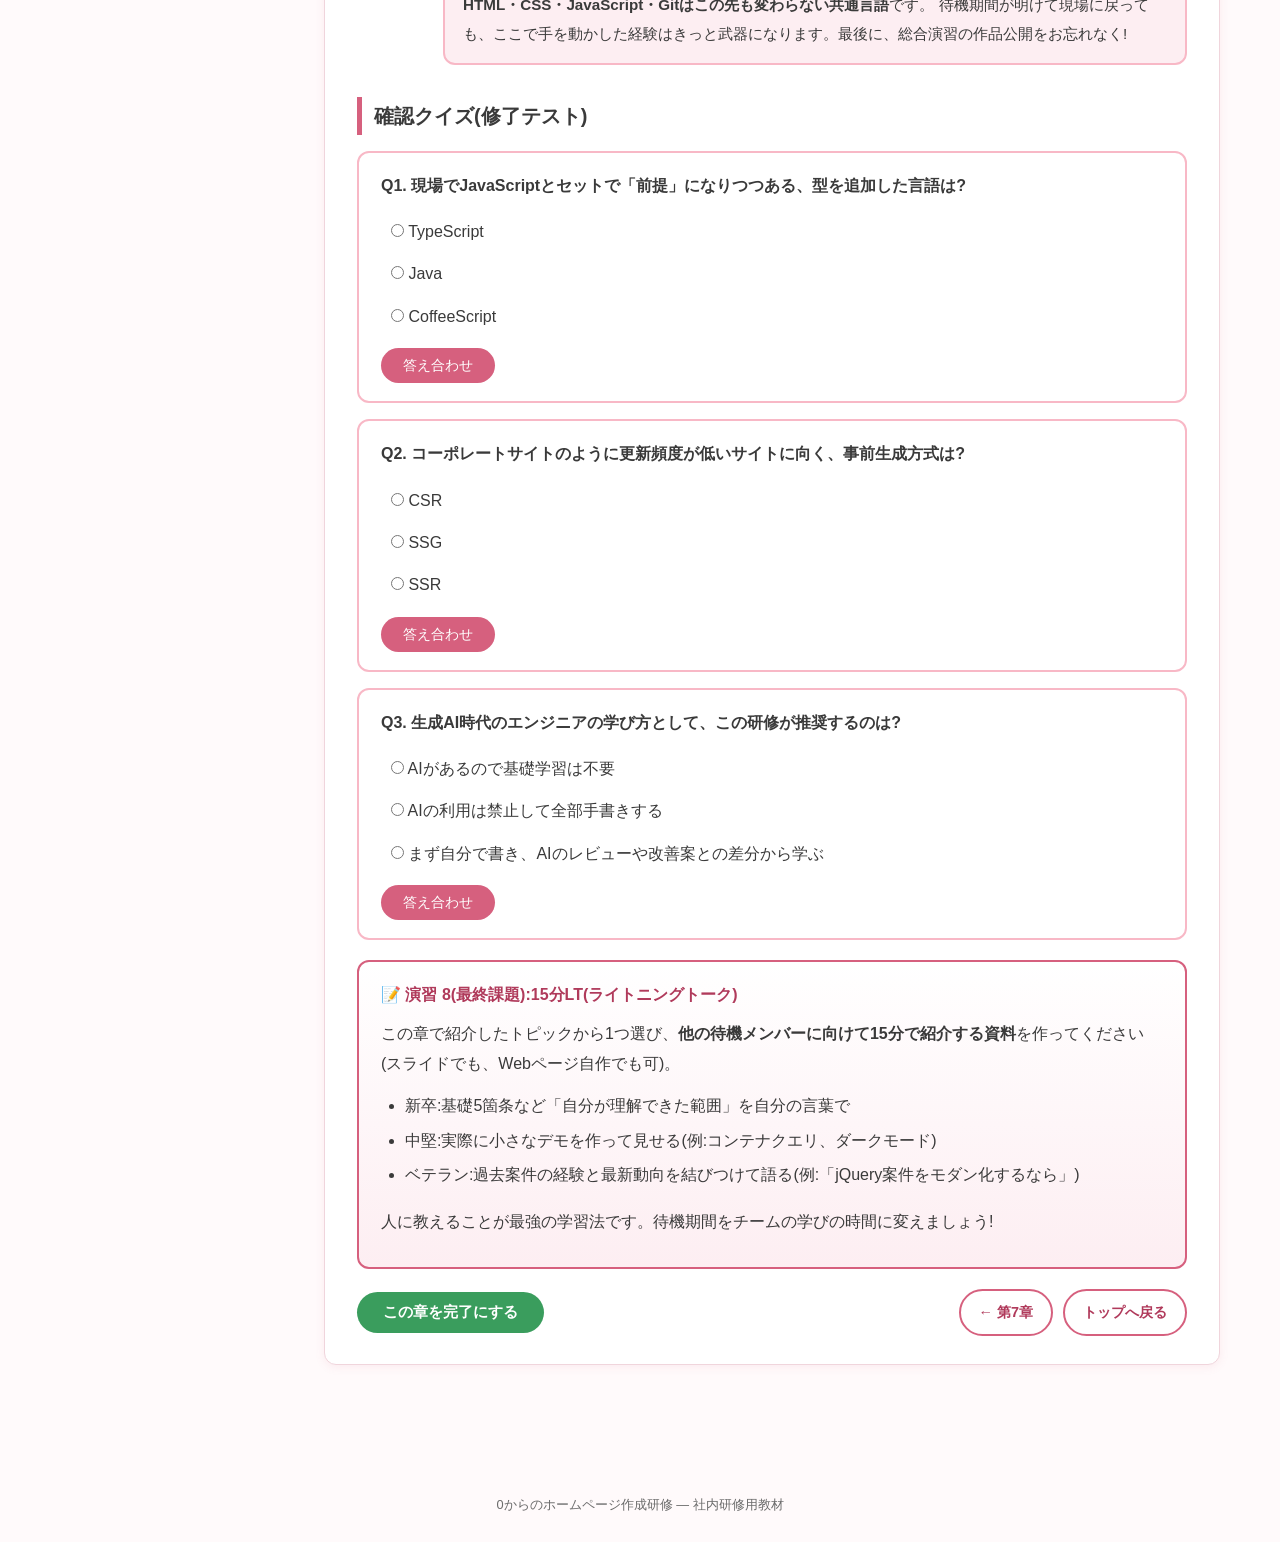
<file: chapters/08-trends.html>
<!DOCTYPE html>
<html lang="ja">
<head>
  <meta charset="UTF-8">
  <meta name="viewport" content="width=device-width, initial-scale=1.0">
  <title>第8章 最新トレンド | 0からのホームページ作成研修</title>
  <link rel="stylesheet" href="../assets/css/style.css?v=4">
  <link rel="icon" href="../assets/img/sakura.png">
</head>
<body>

  <header class="site-header">
    <img src="../assets/img/sakura.png" alt="マスコットのさくらちゃん" class="logo">
    <div class="title">
      さくらコミュニケーション研修
      <small>第8章 最新トレンド</small>
    </div>
    <a href="../index.html" class="home-link">トップへ</a>
  </header>

  <div class="layout">

    <nav class="sidebar">
      <h2>カリキュラム</h2>
      <ol>
        <li><a href="01-web-basics.html">Webの仕組み</a></li>
        <li><a href="02-html.html">HTML基礎</a></li>
        <li><a href="03-css.html">CSS基礎</a></li>
        <li><a href="04-layout.html">レイアウトとレスポンシブ</a></li>
        <li><a href="05-javascript.html">JavaScript基礎</a></li>
        <li><a href="06-practice.html">総合演習</a></li>
        <li><a href="07-publish.html">GitHubで公開</a></li>
        <li><a href="08-trends.html">最新トレンド</a></li>
      </ol>
    </nav>

    <main class="content">

      <section>
        <h1>第8章 Web業界の最新トレンド(2026年版)</h1>
        <p class="lead">基礎を学んだ皆さんが「現場の会話についていく」ための、いまのWeb業界の見取り図です。</p>

        <div class="sakura-says">
          <img src="../assets/img/sakura.png" alt="さくらちゃん">
          <div class="bubble">
            <span class="name">さくらちゃん</span>
            この章は新卒の方には「地図」として、ベテランの方には「知識の棚卸しリスト」として使ってください。
            全部を深く理解する必要はありません。<strong>「言葉を知っていて、概要を説明できる」だけで、現場での会話とキャッチアップの速度が全然違います</strong>よ🌸
          </div>
        </div>

        <h2>8-1. フロントエンドフレームワークの世界 <span class="badge all">全員</span></h2>
        <p>実務の中〜大規模開発では、素のHTML/JSではなく<strong>フレームワーク</strong>を使うのが主流です。「部品(コンポーネント)を組み合わせてUIを作る」という発想は全フレームワーク共通です。</p>
        <table>
          <tr><th>名前</th><th>特徴</th><th>ひとこと</th></tr>
          <tr>
            <td><strong>React</strong></td>
            <td>最大シェア。求人数も最多</td>
            <td>迷ったらこれ。JSXという記法でUIを書く</td>
          </tr>
          <tr>
            <td><strong>Next.js</strong></td>
            <td>Reactベースのフルスタックフレームワーク</td>
            <td>「React案件」の実態はNext.js案件であることが多い</td>
          </tr>
          <tr>
            <td><strong>Vue.js</strong></td>
            <td>学習しやすく日本で人気。国内SIer案件でも多い</td>
            <td>HTMLに近い書き心地。Nuxtはそのフルスタック版</td>
          </tr>
          <tr>
            <td><strong>Svelte / Astro</strong></td>
            <td>新世代。ビルド時に最適化し実行時が軽い</td>
            <td>Astroはコンテンツサイトで採用増加中</td>
          </tr>
          <tr>
            <td><strong>TypeScript</strong></td>
            <td>JavaScriptに型を足した言語(フレームワークではない)</td>
            <td><strong>現場は今やTS前提</strong>。JSの次に学ぶべき筆頭</td>
          </tr>
        </table>
        <div class="note">
          <span class="note-title">💡 学ぶ順番を間違えない</span><br>
          フレームワークは、この研修でやった<strong>HTML/CSS/JSの理解の上に成り立っています</strong>。基礎を飛ばしてReactから入ると必ず伸び悩みます。この研修の内容こそが、どのフレームワークにも通じる土台です。
        </div>

        <h2>8-2. レンダリング戦略:SSR / SSG / CSR <span class="badge advanced">ベテラン向け</span></h2>
        <p>「HTMLをいつ・どこで組み立てるか」は、現代フロントエンドの中心的な設計テーマです。</p>
        <table>
          <tr><th>方式</th><th>組み立てるタイミング</th><th>向いている用途</th></tr>
          <tr><td><strong>CSR</strong>(Client Side Rendering)</td><td>ブラウザ上でJSが組み立てる</td><td>ログイン後の管理画面・業務アプリ</td></tr>
          <tr><td><strong>SSR</strong>(Server Side Rendering)</td><td>リクエストのたびにサーバーで</td><td>ECや更新頻度の高いメディア</td></tr>
          <tr><td><strong>SSG</strong>(Static Site Generation)</td><td>ビルド時に事前生成</td><td>コーポレートサイト、ブログ、ドキュメント</td></tr>
        </table>
        <p>近年はこれらを混ぜる(ページ単位・部品単位で使い分ける)のが主流で、React Server Componentsやアイランドアーキテクチャ(Astro)など「必要な部分だけJSを送る」方向に進化しています。皆さんが総合演習で作ったのは、いわば手作りのSSGサイトです。</p>

        <h2>8-3. アクセシビリティ(a11y):義務の時代へ <span class="badge all">全員</span></h2>
        <p>アクセシビリティ=「高齢者や障害のある方を含む、<strong>誰もが使えること</strong>」。日本では2024年の改正障害者差別解消法施行を機に、官公庁・大手案件で<strong>WCAG準拠が要件化される流れが加速</strong>しています。もはや「余裕があればやる」ものではありません。</p>
        <p>今日からできる基本5箇条:</p>
        <ol>
          <li>画像に適切な<code>alt</code>を書く(第2章でやりましたね)</li>
          <li>見出し階層(h1→h2→h3)を飛ばさない</li>
          <li>文字色と背景色のコントラストを確保する(DevToolsで検証可能)</li>
          <li>キーボードだけで全操作できるようにする(Tabキーで一周してみる)</li>
          <li>「ここをクリック」ではなく意味の分かるリンクテキストにする</li>
        </ol>

        <h2>8-4. パフォーマンス:Core Web Vitals <span class="badge advanced">ベテラン向け</span></h2>
        <p>Googleはページの体感速度を<strong>Core Web Vitals</strong>という3指標で計測し、検索順位の要因にしています。</p>
        <ul>
          <li><strong>LCP</strong>(Largest Contentful Paint)… メインコンテンツが表示されるまでの速さ(目標2.5秒以内)</li>
          <li><strong>INP</strong>(Interaction to Next Paint)… 操作への反応の速さ(旧指標FIDから2024年に交代)</li>
          <li><strong>CLS</strong>(Cumulative Layout Shift)… 表示中のガタつき(画像にwidth/height指定を!)</li>
        </ul>
        <p>計測はDevToolsの<strong>Lighthouse</strong>タブから誰でも実行できます。総合演習の上級課題でぜひ。</p>

        <h2>8-5. AIとWeb制作:開発スタイルの地殻変動 <span class="badge all">全員</span></h2>
        <p>この数年で最も大きな変化です。GitHub CopilotやClaude、ChatGPTなどの生成AIは、コード補完から「要件を伝えるとページ一式を生成する」レベルに到達し、<strong>AIエージェントに開発タスクを任せる</strong>スタイルも実用化しています。</p>
        <p>ではこの研修は無駄だったのでしょうか?——むしろ逆です。</p>
        <ul>
          <li><strong>AIの出力の正否を判断できるのは、基礎がある人だけ</strong>。AIは自信満々に間違えます</li>
          <li>要件をAIに正確に伝える(プロンプトを書く)には、HTML/CSS/JSの語彙が必要</li>
          <li>セキュリティ・アクセシビリティ・保守性のレビューは人間の仕事として残る</li>
        </ul>
        <p>推奨する使い方:<strong>「まず自分で書く → AIにレビュー・改善案を求める → 差分から学ぶ」</strong>。写経段階でAIに丸投げすると、成長が止まります。</p>

        <h2>8-6. セキュリティの基礎知識 <span class="badge all">全員</span></h2>
        <p>フロントエンド担当でも最低限知っておくべき攻撃と対策です。名前だけでも覚えておきましょう。</p>
        <table>
          <tr><th>脅威</th><th>概要</th><th>基本対策</th></tr>
          <tr>
            <td><strong>XSS</strong>(クロスサイトスクリプティング)</td>
            <td>入力欄経由で悪意あるスクリプトを埋め込まれる</td>
            <td>ユーザー入力をそのままHTMLに埋め込まない(<code>textContent</code>を使う等)</td>
          </tr>
          <tr>
            <td><strong>CSRF</strong>(クロスサイトリクエストフォージェリ)</td>
            <td>ログイン済みユーザーに意図しない操作をさせる</td>
            <td>トークン検証(フレームワークが標準装備)</td>
          </tr>
          <tr>
            <td>秘密情報の漏洩</td>
            <td>APIキー等をフロントのコードやリポジトリに含めてしまう</td>
            <td>第7章の鉄則。フロントのJSは全世界に公開されると心得る</td>
          </tr>
        </table>

        <h2>8-7. キャッチアップし続けるための情報源 <span class="badge all">全員</span></h2>
        <ul>
          <li><strong>MDN Web Docs</strong> … Web技術の公式辞書。まずここ(日本語あり)</li>
          <li><strong>web.dev</strong> … Googleによるベストプラクティス集</li>
          <li><strong>State of JS / State of CSS</strong> … 年次の大規模開発者調査。トレンドの定点観測に最適</li>
          <li><strong>Can I use</strong> … ブラウザ対応状況の確認。「Baseline」表示が新しい判断基準に</li>
          <li>国内では Zenn / Qiita、カンファレンス動画(YouTube)も有効</li>
        </ul>

        <div class="sakura-says">
          <img src="../assets/img/sakura.png" alt="さくらちゃん">
          <div class="bubble">
            <span class="name">さくらちゃん</span>
            これで全8章、完走です!お疲れさまでした🌸
            Webの世界は変化が速いけれど、この研修でやった<strong>HTML・CSS・JavaScript・Gitはこの先も変わらない共通言語</strong>です。
            待機期間が明けて現場に戻っても、ここで手を動かした経験はきっと武器になります。最後に、総合演習の作品公開をお忘れなく!
          </div>
        </div>

        <h2>確認クイズ(修了テスト)</h2>

        <div class="quiz">
          <p class="quiz-q">Q1. 現場でJavaScriptとセットで「前提」になりつつある、型を追加した言語は?</p>
          <label><input type="radio" name="q1" value="a"> TypeScript</label>
          <label><input type="radio" name="q1" value="b"> Java</label>
          <label><input type="radio" name="q1" value="c"> CoffeeScript</label>
          <button class="quiz-check" data-name="q1" data-answer="a" data-explain="TypeScriptはJSに型を足した言語で、中〜大規模開発の事実上の標準です。">答え合わせ</button>
          <p class="quiz-result"></p>
        </div>

        <div class="quiz">
          <p class="quiz-q">Q2. コーポレートサイトのように更新頻度が低いサイトに向く、事前生成方式は?</p>
          <label><input type="radio" name="q2" value="a"> CSR</label>
          <label><input type="radio" name="q2" value="b"> SSG</label>
          <label><input type="radio" name="q2" value="c"> SSR</label>
          <button class="quiz-check" data-name="q2" data-answer="b" data-explain="SSG(Static Site Generation)はビルド時にHTMLを作っておく方式。速くて安くて堅牢です。">答え合わせ</button>
          <p class="quiz-result"></p>
        </div>

        <div class="quiz">
          <p class="quiz-q">Q3. 生成AI時代のエンジニアの学び方として、この研修が推奨するのは?</p>
          <label><input type="radio" name="q3" value="a"> AIがあるので基礎学習は不要</label>
          <label><input type="radio" name="q3" value="b"> AIの利用は禁止して全部手書きする</label>
          <label><input type="radio" name="q3" value="c"> まず自分で書き、AIのレビューや改善案との差分から学ぶ</label>
          <button class="quiz-check" data-name="q3" data-answer="c" data-explain="AIの出力を評価・修正できる基礎力こそが、これからのエンジニアの価値になります。">答え合わせ</button>
          <p class="quiz-result"></p>
        </div>

        <div class="exercise">
          <div class="exercise-title">📝 演習 8(最終課題):15分LT(ライトニングトーク)</div>
          <p>この章で紹介したトピックから1つ選び、<strong>他の待機メンバーに向けて15分で紹介する資料</strong>を作ってください(スライドでも、Webページ自作でも可)。</p>
          <ul>
            <li>新卒:基礎5箇条など「自分が理解できた範囲」を自分の言葉で</li>
            <li>中堅:実際に小さなデモを作って見せる(例:コンテナクエリ、ダークモード)</li>
            <li>ベテラン:過去案件の経験と最新動向を結びつけて語る(例:「jQuery案件をモダン化するなら」)</li>
          </ul>
          <p>人に教えることが最強の学習法です。待機期間をチームの学びの時間に変えましょう!</p>
        </div>

        <div class="chapter-footer">
          <button class="btn-done">この章を完了にする</button>
          <div class="pager">
            <a href="07-publish.html">← 第7章</a>
            <a href="../index.html">トップへ戻る</a>
          </div>
        </div>
      </section>

    </main>
  </div>

  <footer class="site-footer">
    0からのホームページ作成研修 — 社内研修用教材
  </footer>

  <script src="../assets/js/main.js?v=4"></script>
</body>
</html>
</file>
<file: assets/css/style.css>
/* ============================================================
   0からのホームページ作成研修 共通スタイルシート
   この教材サイト自体が HTML / CSS / JS のお手本になっています。
   コメントを読みながら「なぜこう書くのか」を確認してみてください。
   ============================================================ */

/* ---- CSS変数(カスタムプロパティ):サイト全体の色を一元管理 ---- */
:root {
  --sakura-pink: #f8b8c6;
  --sakura-light: #fdeef2;
  --sakura-deep: #d6607e;
  --sakura-accent: #b03a5b;
  --ink: #3a3a3a;
  --ink-light: #6b6b6b;
  --bg: #fffafb;
  --card: #ffffff;
  --code-bg: #2d2a2e;
  --code-ink: #fcfcfa;
  --ok: #3a9d5d;
  --ng: #d64545;
  --note: #fff6d9;
  --line: #f0d5dc;
  --radius: 12px;
  --shadow: 0 2px 10px rgba(214, 96, 126, 0.10);
}

/* ---- リセット&基本設定 ---- */
* {
  box-sizing: border-box;
  margin: 0;
  padding: 0;
}

html {
  scroll-behavior: smooth;
  scroll-padding-top: 80px; /* 固定ヘッダーの高さぶん、アンカー位置をずらす */
}

body {
  font-family: "Hiragino Kaku Gothic ProN", "Yu Gothic UI", "Meiryo", sans-serif;
  color: var(--ink);
  background: var(--bg);
  line-height: 1.9;
}

img {
  max-width: 100%;
  height: auto;
}

a {
  color: var(--sakura-accent);
}

/* ---- ヘッダー(全ページ共通・上部固定) ---- */
.site-header {
  position: sticky;
  top: 0;
  z-index: 100;
  display: flex;
  align-items: center;
  gap: 12px;
  padding: 10px 20px;
  background: linear-gradient(90deg, var(--sakura-deep), var(--sakura-pink));
  color: #fff;
  box-shadow: var(--shadow);
}

.site-header .logo {
  width: 44px;
  height: 44px;
  border-radius: 50%;
  background: #fff;
  object-fit: cover;
  flex-shrink: 0;
}

.site-header .title {
  font-size: 1.05rem;
  font-weight: 700;
  line-height: 1.4;
}

.site-header .title small {
  display: block;
  font-size: 0.72rem;
  font-weight: 400;
  opacity: 0.9;
}

.site-header .home-link {
  margin-left: auto;
  color: #fff;
  font-size: 0.85rem;
  text-decoration: none;
  border: 1px solid rgba(255, 255, 255, 0.7);
  border-radius: 20px;
  padding: 6px 14px;
  white-space: nowrap;
}

.site-header .home-link:hover {
  background: rgba(255, 255, 255, 0.2);
}

/* ---- レイアウト:サイドバー+本文(CSS Grid) ---- */
.layout {
  display: grid;
  grid-template-columns: 240px 1fr;
  gap: 24px;
  max-width: 1200px;
  margin: 0 auto;
  padding: 24px 20px 80px;
}

/* ---- サイドバー(章ナビゲーション) ---- */
.sidebar {
  position: sticky;
  top: 84px;
  align-self: start;
  background: var(--card);
  border: 1px solid var(--line);
  border-radius: var(--radius);
  padding: 16px;
  font-size: 0.88rem;
}

.sidebar h2 {
  font-size: 0.85rem;
  color: var(--sakura-accent);
  margin-bottom: 8px;
  border-bottom: 2px solid var(--sakura-pink);
  padding-bottom: 6px;
}

.sidebar ol {
  list-style: none;
  counter-reset: chap;
}

.sidebar ol li {
  counter-increment: chap;
}

.sidebar ol a {
  display: flex;
  align-items: center;
  gap: 8px;
  padding: 7px 8px;
  border-radius: 8px;
  text-decoration: none;
  color: var(--ink);
}

.sidebar ol a::before {
  content: counter(chap);
  flex-shrink: 0;
  width: 22px;
  height: 22px;
  border-radius: 50%;
  background: var(--sakura-light);
  color: var(--sakura-accent);
  font-size: 0.75rem;
  font-weight: 700;
  display: grid;
  place-items: center;
}

.sidebar ol a:hover {
  background: var(--sakura-light);
}

.sidebar ol a.current {
  background: var(--sakura-deep);
  color: #fff;
}

.sidebar ol a.current::before {
  background: #fff;
}

/* 完了済みの章にはチェックマーク(main.jsがdoneクラスを付与) */
.sidebar ol a.done::after {
  content: "✔";
  margin-left: auto;
  color: var(--ok);
  font-weight: 700;
}

.sidebar ol a.current.done::after {
  color: #fff;
}

/* ---- 本文エリア ---- */
.content {
  min-width: 0; /* Gridの子要素がはみ出さないようにする定番テクニック */
}

.content > section {
  background: var(--card);
  border: 1px solid var(--line);
  border-radius: var(--radius);
  padding: 28px 32px;
  margin-bottom: 24px;
  box-shadow: var(--shadow);
}

.content h1 {
  font-size: 1.6rem;
  color: var(--sakura-accent);
  margin-bottom: 4px;
}

.content .lead {
  color: var(--ink-light);
  margin-bottom: 20px;
}

.content h2 {
  font-size: 1.25rem;
  margin: 32px 0 12px;
  padding-left: 12px;
  border-left: 5px solid var(--sakura-deep);
}

.content h2:first-of-type {
  margin-top: 8px;
}

.content h3 {
  font-size: 1.05rem;
  margin: 24px 0 8px;
  color: var(--sakura-accent);
}

.content p {
  margin-bottom: 12px;
}

.content ul,
.content ol {
  margin: 0 0 16px 1.5em;
}

.content li {
  margin-bottom: 4px;
}

/* ---- レベルバッジ:対象者の目安 ---- */
.badge {
  display: inline-block;
  font-size: 0.72rem;
  font-weight: 700;
  padding: 2px 10px;
  border-radius: 20px;
  vertical-align: middle;
  margin-left: 8px;
}

.badge.basic {
  background: #e3f2e8;
  color: #2e7d4f;
}

.badge.all {
  background: #e5eefb;
  color: #2b5fa8;
}

.badge.advanced {
  background: #f3e5f5;
  color: #7b3f9d;
}

/* ---- さくらちゃんの吹き出し ---- */
.sakura-says {
  display: flex;
  align-items: flex-start;
  gap: 14px;
  margin: 20px 0;
}

.sakura-says img {
  width: 72px;
  height: 72px;
  border-radius: 50%;
  border: 3px solid var(--sakura-pink);
  background: #fff;
  object-fit: cover;
  flex-shrink: 0;
}

.sakura-says .bubble {
  position: relative;
  background: var(--sakura-light);
  border: 2px solid var(--sakura-pink);
  border-radius: var(--radius);
  padding: 14px 18px;
  font-size: 0.95rem;
}

/* 吹き出しのしっぽ:疑似要素で三角形を描く */
.sakura-says .bubble::before {
  content: "";
  position: absolute;
  left: -12px;
  top: 24px;
  border: 6px solid transparent;
  border-right-color: var(--sakura-pink);
}

.sakura-says .bubble .name {
  font-size: 0.75rem;
  font-weight: 700;
  color: var(--sakura-accent);
  display: block;
  margin-bottom: 2px;
}

/* ---- コードブロック ---- */
pre {
  background: var(--code-bg);
  color: var(--code-ink);
  border-radius: 10px;
  padding: 16px 20px;
  overflow-x: auto;
  font-size: 0.85rem;
  line-height: 1.7;
  margin: 12px 0 20px;
}

code {
  font-family: Consolas, "Courier New", monospace;
}

/* 本文中のインラインコード */
p code, li code, td code {
  background: var(--sakura-light);
  color: var(--sakura-accent);
  padding: 1px 6px;
  border-radius: 5px;
  font-size: 0.88em;
}

.code-title {
  display: inline-block;
  background: var(--code-bg);
  color: #ccc;
  font-size: 0.75rem;
  padding: 4px 14px;
  border-radius: 8px 8px 0 0;
  margin-bottom: -14px;
}

/* ---- 補足ボックス ---- */
.note {
  background: var(--note);
  border-left: 5px solid #e0b93f;
  border-radius: 0 10px 10px 0;
  padding: 12px 16px;
  margin: 16px 0;
  font-size: 0.92rem;
}

.note .note-title {
  font-weight: 700;
  color: #9a7b1c;
}

/* ベテラン向けコラム */
.column-advanced {
  border: 2px dashed #b58ac9;
  border-radius: var(--radius);
  padding: 16px 20px;
  margin: 24px 0;
  background: #faf5fc;
  font-size: 0.93rem;
}

.column-advanced .column-title {
  font-weight: 700;
  color: #7b3f9d;
  margin-bottom: 6px;
}

/* ---- 表 ---- */
table {
  border-collapse: collapse;
  width: 100%;
  margin: 12px 0 20px;
  font-size: 0.9rem;
}

th, td {
  border: 1px solid var(--line);
  padding: 8px 12px;
  text-align: left;
}

th {
  background: var(--sakura-light);
  color: var(--sakura-accent);
}

tr:nth-child(even) td {
  background: #fdf7f9;
}

/* ---- ライブ編集エリア(書いたHTMLが即プレビューされる) ---- */
.live-editor {
  display: grid;
  grid-template-columns: 1fr 1fr;
  gap: 12px;
  margin: 16px 0 24px;
}

.live-editor textarea {
  width: 100%;
  min-height: 220px;
  font-family: Consolas, monospace;
  font-size: 0.85rem;
  line-height: 1.6;
  padding: 12px;
  border: 2px solid var(--line);
  border-radius: 10px;
  resize: vertical;
  background: var(--code-bg);
  color: var(--code-ink);
}

.live-editor iframe {
  width: 100%;
  min-height: 220px;
  border: 2px solid var(--sakura-pink);
  border-radius: 10px;
  background: #fff;
}

.live-editor-label {
  font-size: 0.78rem;
  font-weight: 700;
  color: var(--ink-light);
  margin-bottom: 4px;
}

/* ---- クイズ ---- */
.quiz {
  border: 2px solid var(--sakura-pink);
  border-radius: var(--radius);
  padding: 18px 22px;
  margin: 16px 0;
}

.quiz .quiz-q {
  font-weight: 700;
  margin-bottom: 10px;
}

.quiz label {
  display: block;
  padding: 6px 10px;
  border-radius: 8px;
  cursor: pointer;
}

.quiz label:hover {
  background: var(--sakura-light);
}

.quiz .quiz-check {
  margin-top: 10px;
  background: var(--sakura-deep);
  color: #fff;
  border: none;
  border-radius: 20px;
  padding: 8px 22px;
  font-size: 0.9rem;
  cursor: pointer;
}

.quiz .quiz-check:hover {
  background: var(--sakura-accent);
}

.quiz .quiz-result {
  margin-top: 10px;
  font-weight: 700;
  display: none;
}

.quiz .quiz-result.ok {
  display: block;
  color: var(--ok);
}

.quiz .quiz-result.ng {
  display: block;
  color: var(--ng);
}

/* ---- 演習課題ボックス ---- */
.exercise {
  border: 2px solid var(--sakura-deep);
  border-radius: var(--radius);
  padding: 18px 22px;
  margin: 20px 0;
  background: linear-gradient(180deg, #fff, var(--sakura-light));
}

.exercise .exercise-title {
  font-weight: 700;
  color: var(--sakura-accent);
  margin-bottom: 8px;
}

/* ---- 章の完了ボタンとページ送り ---- */
.chapter-footer {
  display: flex;
  align-items: center;
  gap: 16px;
  flex-wrap: wrap;
  margin-top: 8px;
}

.btn-done {
  background: var(--ok);
  color: #fff;
  border: none;
  border-radius: 24px;
  padding: 10px 26px;
  font-size: 0.95rem;
  font-weight: 700;
  cursor: pointer;
}

.btn-done.is-done {
  background: #aaa;
}

.pager {
  margin-left: auto;
  display: flex;
  gap: 10px;
}

.pager a {
  text-decoration: none;
  border: 2px solid var(--sakura-deep);
  color: var(--sakura-accent);
  border-radius: 24px;
  padding: 8px 18px;
  font-size: 0.9rem;
  font-weight: 700;
}

.pager a:hover {
  background: var(--sakura-deep);
  color: #fff;
}

/* ---- トップページ用:進捗バーと章カード ---- */
.progress-wrap {
  background: var(--sakura-light);
  border-radius: 20px;
  height: 22px;
  overflow: hidden;
  margin: 8px 0 4px;
}

.progress-bar {
  height: 100%;
  width: 0;
  background: linear-gradient(90deg, var(--sakura-pink), var(--sakura-deep));
  border-radius: 20px;
  transition: width 0.6s ease;
}

.progress-label {
  font-size: 0.85rem;
  color: var(--ink-light);
}

.chapter-cards {
  display: grid;
  grid-template-columns: repeat(auto-fill, minmax(260px, 1fr));
  gap: 16px;
  margin-top: 16px;
}

.chapter-card {
  display: block;
  text-decoration: none;
  color: var(--ink);
  border: 1px solid var(--line);
  border-radius: var(--radius);
  padding: 18px;
  background: var(--card);
  transition: transform 0.15s ease, box-shadow 0.15s ease;
}

.chapter-card:hover {
  transform: translateY(-3px);
  box-shadow: 0 6px 16px rgba(214, 96, 126, 0.2);
}

.chapter-card .chap-no {
  font-size: 0.75rem;
  font-weight: 700;
  color: var(--sakura-deep);
}

.chapter-card h3 {
  margin: 4px 0 6px;
  font-size: 1.02rem;
}

.chapter-card p {
  font-size: 0.83rem;
  color: var(--ink-light);
  margin: 0;
}

.chapter-card .done-mark {
  color: var(--ok);
  font-weight: 700;
  font-size: 0.8rem;
}

/* ---- 受講記録(トップページ) ---- */
.attendance {
  display: flex;
  align-items: flex-end;
  gap: 14px;
  flex-wrap: wrap;
  margin: 12px 0;
}

.attendance label {
  display: flex;
  flex-direction: column;
  gap: 4px;
  font-size: 0.82rem;
  font-weight: 700;
  color: var(--sakura-accent);
}

.attendance input {
  padding: 9px 12px;
  border: 2px solid var(--line);
  border-radius: 8px;
  font-size: 1rem;
  font-family: inherit;
}

.attendance input:focus {
  outline: none;
  border-color: var(--sakura-deep);
}

#att-start {
  background: var(--sakura-deep);
  color: #fff;
  border: none;
  border-radius: 24px;
  padding: 11px 28px;
  font-size: 0.95rem;
  font-weight: 700;
  cursor: pointer;
}

#att-start:hover {
  background: var(--sakura-accent);
}

.attendance-note {
  color: var(--ng);
  font-weight: 700;
  font-size: 0.92rem;
}

.att-status {
  display: none;
  border-radius: 10px;
  padding: 10px 14px;
  font-size: 0.92rem;
}

.att-status.ok {
  display: block;
  background: #e3f2e8;
  border-left: 5px solid var(--ok);
}

.att-status.warn {
  display: block;
  background: #fdecec;
  border-left: 5px solid var(--ng);
  font-weight: 700;
}

.auto-export-note {
  border: 1px dashed var(--line);
  border-radius: 10px;
  padding: 10px 16px;
  margin: 16px 0;
  font-size: 0.88rem;
  color: var(--ink-light);
}

/* サイドバーの受講者名表示 */
.sidebar-user {
  margin-top: 12px;
  padding-top: 8px;
  border-top: 1px solid var(--line);
  font-size: 0.8rem;
  color: var(--sakura-accent);
  font-weight: 700;
}

/* ---- フッター ---- */
.site-footer {
  text-align: center;
  padding: 24px;
  color: var(--ink-light);
  font-size: 0.8rem;
}

/* ---- レスポンシブ対応(タブレット・スマホ) ----
   画面幅860px以下ではサイドバーを上に回り込ませ、1カラムにする */
@media (max-width: 860px) {
  .layout {
    grid-template-columns: 1fr;
  }

  .sidebar {
    position: static;
  }

  .live-editor {
    grid-template-columns: 1fr;
  }

  .content > section {
    padding: 20px 18px;
  }

  .pager {
    margin-left: 0;
  }
}
</file>
<file: exercises/answer/style.css>
/* 解答例:演習3(装飾)+ 演習4(レイアウト) */

/* 色を一元管理(第3章ベテランコラム参照) */
:root {
  --main: #d6607e;
  --main-light: #fdeef2;
  --ink: #333;
}

* {
  box-sizing: border-box;
  margin: 0;
  padding: 0;
}

/* 演習3-2:ページ全体の背景色と文字色 */
body {
  font-family: "Hiragino Kaku Gothic ProN", "Yu Gothic UI", "Meiryo", sans-serif;
  line-height: 1.8;
  background: #fff8fa;
  color: var(--ink);
}

/* 演習4-2:Flexboxヘッダー(左右配置)
   演習4(応用):stickyで上部固定 */
.site-header {
  position: sticky;
  top: 0;
  display: flex;
  justify-content: space-between;
  align-items: center;
  padding: 12px 24px;
  background: var(--main);
  color: #fff;
}

.site-header .site-name {
  font-weight: bold;
}

.site-header nav a {
  color: #fff;
  text-decoration: none;
  margin-left: 16px;
}

/* 演習4-1(初級):ホバー効果 */
.site-header nav a:hover {
  text-decoration: underline;
}

main {
  max-width: 800px;
  margin: 0 auto;
  padding: 24px 16px;
}

/* 演習3(応用):角丸+影のカード */
.card {
  background: #fff;
  border-radius: 12px;
  box-shadow: 0 2px 8px rgba(0, 0, 0, 0.08);
  padding: 24px;
  margin-bottom: 24px;
}

/* 演習3-3:h1に色と下線 */
h1 {
  color: var(--main);
  border-bottom: 3px solid var(--main-light);
  padding-bottom: 8px;
  margin-bottom: 12px;
}

h2 {
  color: var(--main);
  margin-bottom: 12px;
}

/* 演習3-4:テーブルに枠線と縞模様 */
table {
  border-collapse: collapse;
  width: 100%;
}

th, td {
  border: 1px solid #e5c3cd;
  padding: 8px 12px;
  text-align: left;
}

th {
  background: var(--main-light);
}

tr:nth-child(even) td {
  background: #fdf5f7;
}

/* 演習4-1:趣味カードをGridで PC=3列 */
.hobby-grid {
  display: grid;
  grid-template-columns: 1fr 1fr 1fr;
  gap: 16px;
  margin-bottom: 16px;
}

.hobby-card {
  background: var(--main-light);
  border-radius: 10px;
  padding: 16px;
}

.hobby-card h3 {
  color: var(--main);
  margin-bottom: 6px;
}

/* 演習5-1:開閉パネル(ふだんは隠す/openで表示) */
.more-panel {
  display: none;
  background: var(--main-light);
  border-radius: 10px;
  padding: 12px 16px;
  margin-top: 12px;
}

.more-panel.open {
  display: block;
}

.greeting {
  font-weight: bold;
  color: var(--main);
}

button {
  background: var(--main);
  color: #fff;
  border: none;
  border-radius: 20px;
  padding: 8px 20px;
  cursor: pointer;
  font-size: 0.9rem;
}

button:hover {
  opacity: 0.85;
}

ul {
  padding-left: 1.5em;
}

.site-footer {
  text-align: center;
  padding: 20px;
  color: #888;
  font-size: 0.85rem;
}

/* 演習4-1:スマホでは1列に(メディアクエリ) */
@media (max-width: 600px) {
  .hobby-grid {
    grid-template-columns: 1fr;
  }
}
</file>
<file: exercises/starter/style.css>
/* ============================================
   演習3:ここにCSSを書いていこう
   ・ページ全体の背景色と文字色
   ・h1に色と下線
   ・テーブルに枠線と縞模様
   ・応用:カード(角丸+影)
   演習4:レイアウト
   ・趣味カードをGridで PC=3列 / スマホ=1列
   ・ヘッダーをFlexboxで左右配置
   ============================================ */

body {
  font-family: "Hiragino Kaku Gothic ProN", "Yu Gothic UI", "Meiryo", sans-serif;
  line-height: 1.8;
}
</file>
